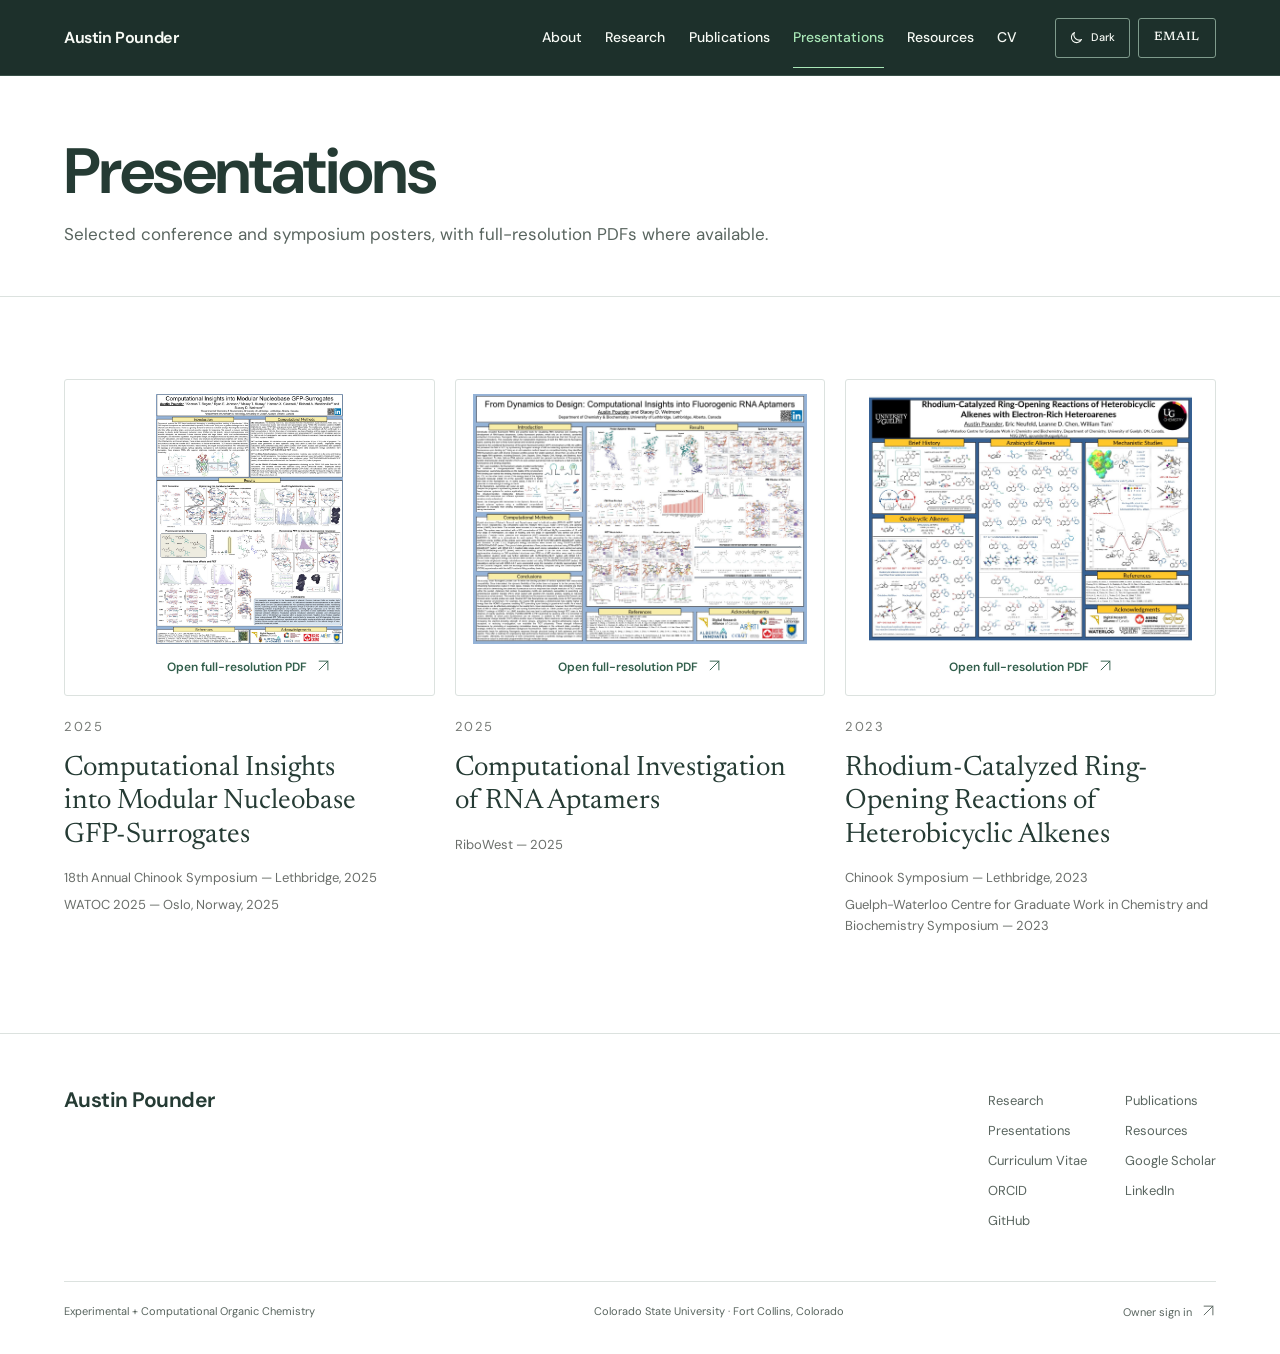
<file: posters.html>
<!DOCTYPE html>

<html lang="en">
<head>
<meta charset="utf-8"/>
<meta content="width=device-width, initial-scale=1" name="viewport"/>
<meta content="Conference posters by Austin Pounder covering organic chemistry, reaction mechanisms, molecular simulation, and molecular probes." name="description"/>
<title>Presentations — Austin Pounder</title>
<script src="assets/js/theme-init.js"></script>
<link href="assets/css/posters.css" rel="stylesheet"/>
<link href="assets/css/site.css?v=20261005-white-editorial" rel="stylesheet"/>
<link href="assets/images/favicon.svg" rel="icon" type="image/svg+xml"/>
<meta content="#165c58" name="theme-color"/>
<meta property="og:title" content="Posters — Austin Pounder"/>
<meta property="og:type" content="website"/>
<meta property="og:image" content="https://apounder.github.io/assets/images/about/austin-pounder.jpg"/>
<meta name="twitter:card" content="summary"/>
</head>
<body>
<a class="skip-link" href="#main-content">Skip to content</a>
<!-- =========================================================
         HEADER
         ========================================================= -->
<header class="site-header">
<div class="container header-inner">
<a aria-label="Austin Pounder, home" class="logo" href="index.html">
<span class="logo-main">Austin Pounder</span>

</a>
<nav aria-label="Primary navigation" class="nav" id="site-navigation"><a href="index.html">About</a><a href="research.html">Research</a><a href="publications.html">Publications</a><a class="active" href="posters.html">Presentations</a><a href="resources.html">Resources</a><a href="assets/files/Austin_Pounder_CV.pdf" target="_blank" rel="noopener noreferrer">CV</a></nav>
<a aria-label="Email Austin" class="email-button" href="mailto:austin.pounder@colostate.edu">
                Email
            </a>
<button aria-controls="site-navigation" aria-expanded="false" aria-label="Open navigation" class="menu" type="button">
                ☰
            </button>
</div>
</header>
<main id="main-content">
<!-- =====================================================
             PAGE TITLE
             ===================================================== -->
<section class="page-hero">
<div class="container">
<h1 class="page-title">Presentations</h1>
<p class="page-subtitle">Selected conference and symposium posters, with full-resolution PDFs where available.</p>
</div>
</section>
<!-- =====================================================
             INTRODUCTION + FILTER BUTTONS
             ===================================================== -->

<!-- Poster archive -->
<section>
<div class="container">
<div class="presentation-grid" id="presentationGrid"></div>
</div>
</section>
</main>
<!-- =========================================================
         FOOTER
         ========================================================= -->
<footer class="footer">
<div class="container">
<div class="footer-grid">
<div class="logo">
<span class="logo-main">Austin Pounder</span>

</div>
<div class="footer-links"><a href="research.html">Research</a><a href="publications.html">Publications</a><a href="posters.html">Presentations</a><a href="resources.html">Resources</a><a href="assets/files/Austin_Pounder_CV.pdf" target="_blank" rel="noopener noreferrer">Curriculum Vitae</a><a href="https://scholar.google.ca/citations?user=NLcTITgAAAAJ&amp;hl=en" target="_blank" rel="noopener noreferrer">Google Scholar</a><a href="https://orcid.org/0000-0002-5843-0922" target="_blank" rel="noopener noreferrer">ORCID</a><a href="https://www.linkedin.com/in/austin-pounder-629a101b5/" target="_blank" rel="noopener noreferrer">LinkedIn</a><a href="https://github.com/apounder" target="_blank" rel="noopener noreferrer">GitHub</a></div>
</div>
<div class="footer-bottom"><a class="owner-link" href="https://app.pagescms.org/" target="_blank" rel="noopener noreferrer">Owner sign in <svg class="link-icon" aria-hidden="true" viewBox="0 0 24 24" fill="none"><path d="M5 19 19 5M5 5h14v14" stroke="currentColor" stroke-width="1.5" stroke-linecap="round" stroke-linejoin="round"/></svg></a>
<span>
                    Experimental + Computational Organic Chemistry
                </span>
<span>
                    Colorado State University · Fort Collins, Colorado
                </span>
</div>
</div>
</footer>
<!-- Poster data are loaded from assets/data/presentations.js. -->
<script src="assets/data/presentations.js?v=20261005-matter"></script>
<script>
/* =========================================================
           SMALL HELPERS
           ========================================================= */

        const grid = document.getElementById("presentationGrid");


        function escapeHTML(value) {
            return String(value).replace(
                /[&<>"]/g,
                character => ({
                    "&": "&amp;",
                    "<": "&lt;",
                    ">": "&gt;",
                    '"': "&quot;"
                })[character]
            );
        }


        async function pdfExists(path) {
            if (document.documentElement.hasAttribute('data-offline-review') || location.protocol === 'file:') return window.PRESENTATION_FILES.some(item => item.pdf === path);
            try {
                const response = await fetch(
                    path,
                    {
                        method: "HEAD",
                        cache: "no-store"
                    }
                );

                return response.ok;
            }
            catch {
                return false;
            }
        }


        /* =========================================================
           BUILD ONE CARD
           ========================================================= */

        async function addPresentationCard(item) {

            const card = document.createElement("article");

            card.className = "presentation-card";


            const hasPDF = await pdfExists(item.pdf);


            const preview = hasPDF
                ? `
                    <a
                        class="presentation-preview"
                        href="${escapeHTML(item.pdf)}"
                        target="_blank"
                        rel="noopener noreferrer"
                        aria-label="Open presentation PDF: ${escapeHTML(item.title)}"
                    >
                        <img class="poster-thumbnail" src="${escapeHTML(item.thumbnail)}" alt="First-page preview of ${escapeHTML(item.title)}" loading="lazy"><span class="poster-preview-action">Open full-resolution PDF <svg class="link-icon" aria-hidden="true" viewBox="0 0 24 24" fill="none"><path d="M5 19 19 5M5 5h14v14" stroke="currentColor" stroke-width="1.5" stroke-linecap="round" stroke-linejoin="round"/></svg></span>
                    </a>
                `
                : `
                    <div class="presentation-preview">
                        <div class="pdf-missing">
                            Preview unavailable
                        </div>
                    </div>
                `;


            const events = item.events
                .map(event => `
                    <li>${escapeHTML(event)}</li>
                `)
                .join("");


            card.innerHTML = `
                ${preview}

                <div class="presentation-meta">
                    <span>${escapeHTML(item.year)}</span>
                </div>

                <h2>
                    ${escapeHTML(item.title)}
                </h2>

                <ul class="presentation-events">
                    ${events}
                </ul>
            `;


            grid.appendChild(card);
        }


        /* =========================================================
           LOAD + SORT PRESENTATIONS

           Sorting is automatic:
             newest year first
             ========================================================= */

        async function loadPresentations() {

            const presentations = [
                ...(window.PRESENTATION_FILES || [])
            ]
            .filter(item => item.type === "Poster")
            .sort((a, b) => b.year - a.year);


            for (const item of presentations) {
                await addPresentationCard(item);
            }
        }


        loadPresentations();
</script>
<script defer src="assets/js/site.js"></script>
</body>
</html>
</file>
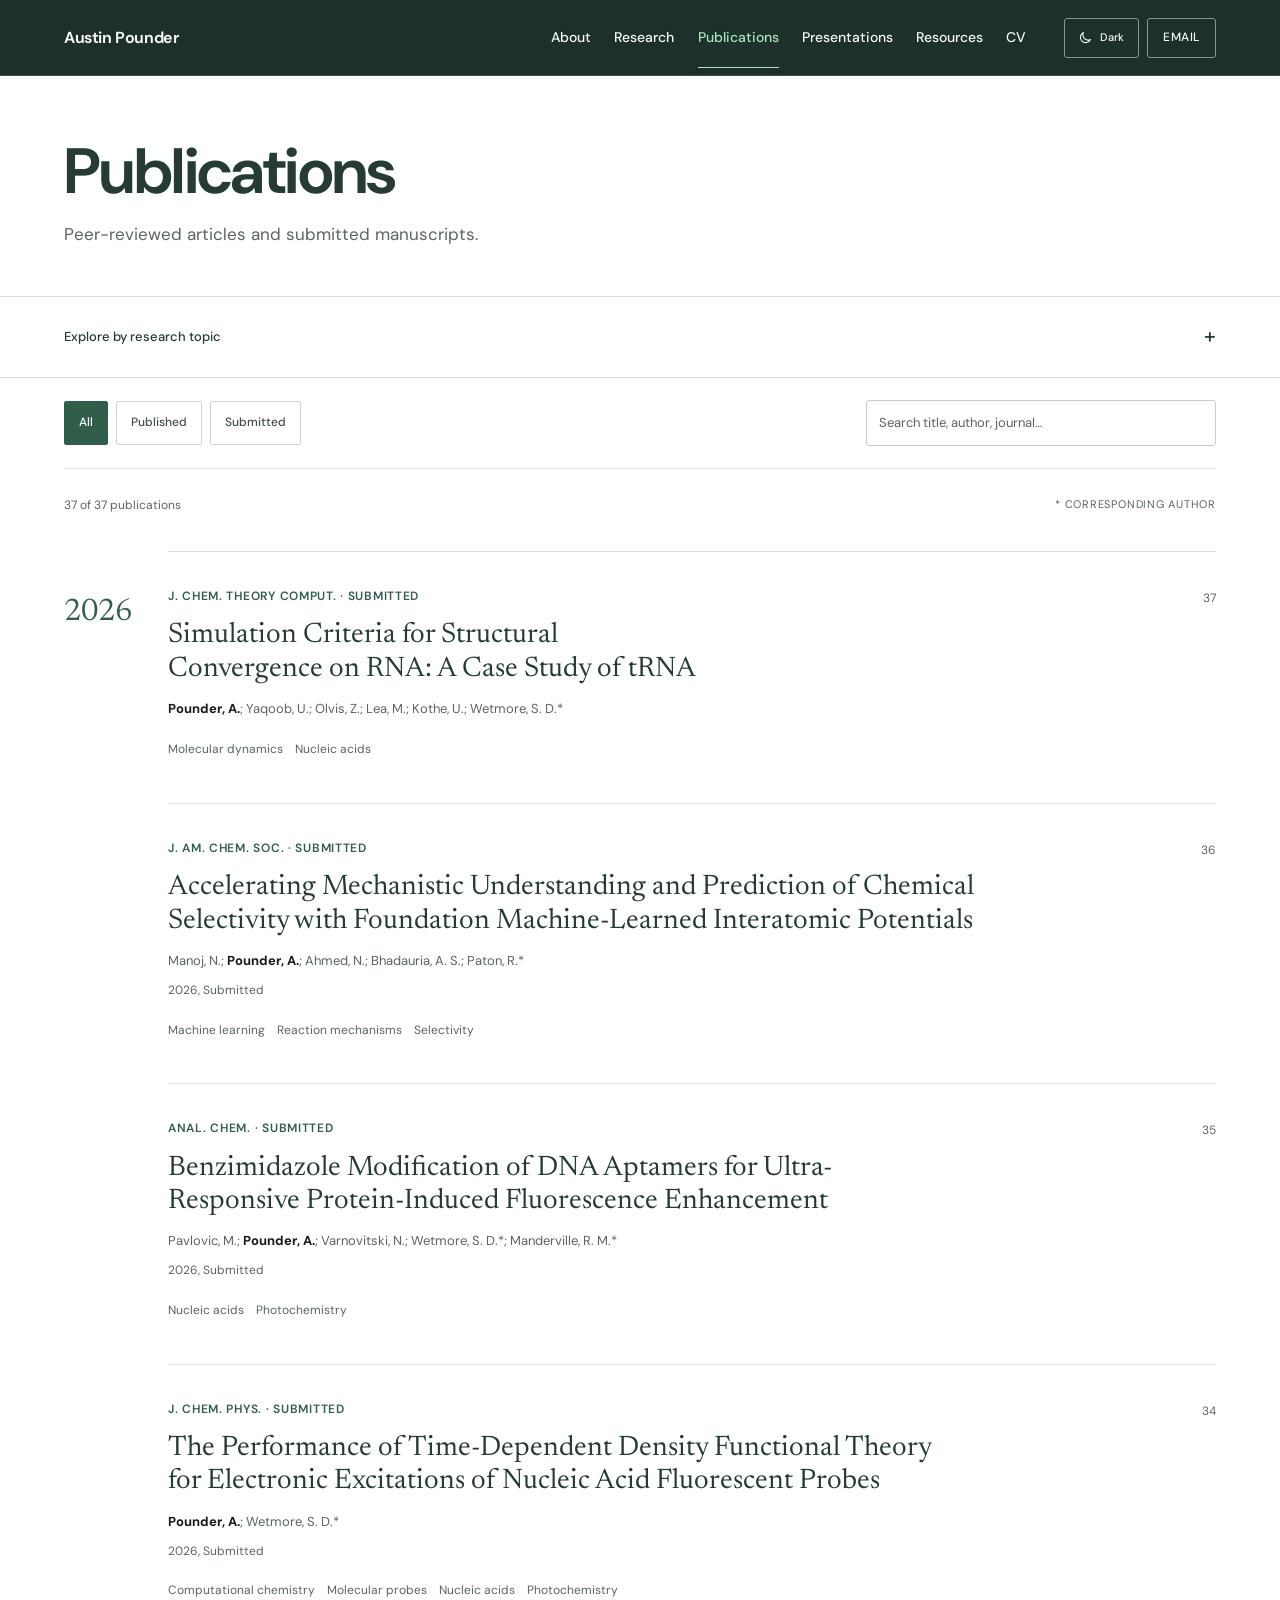
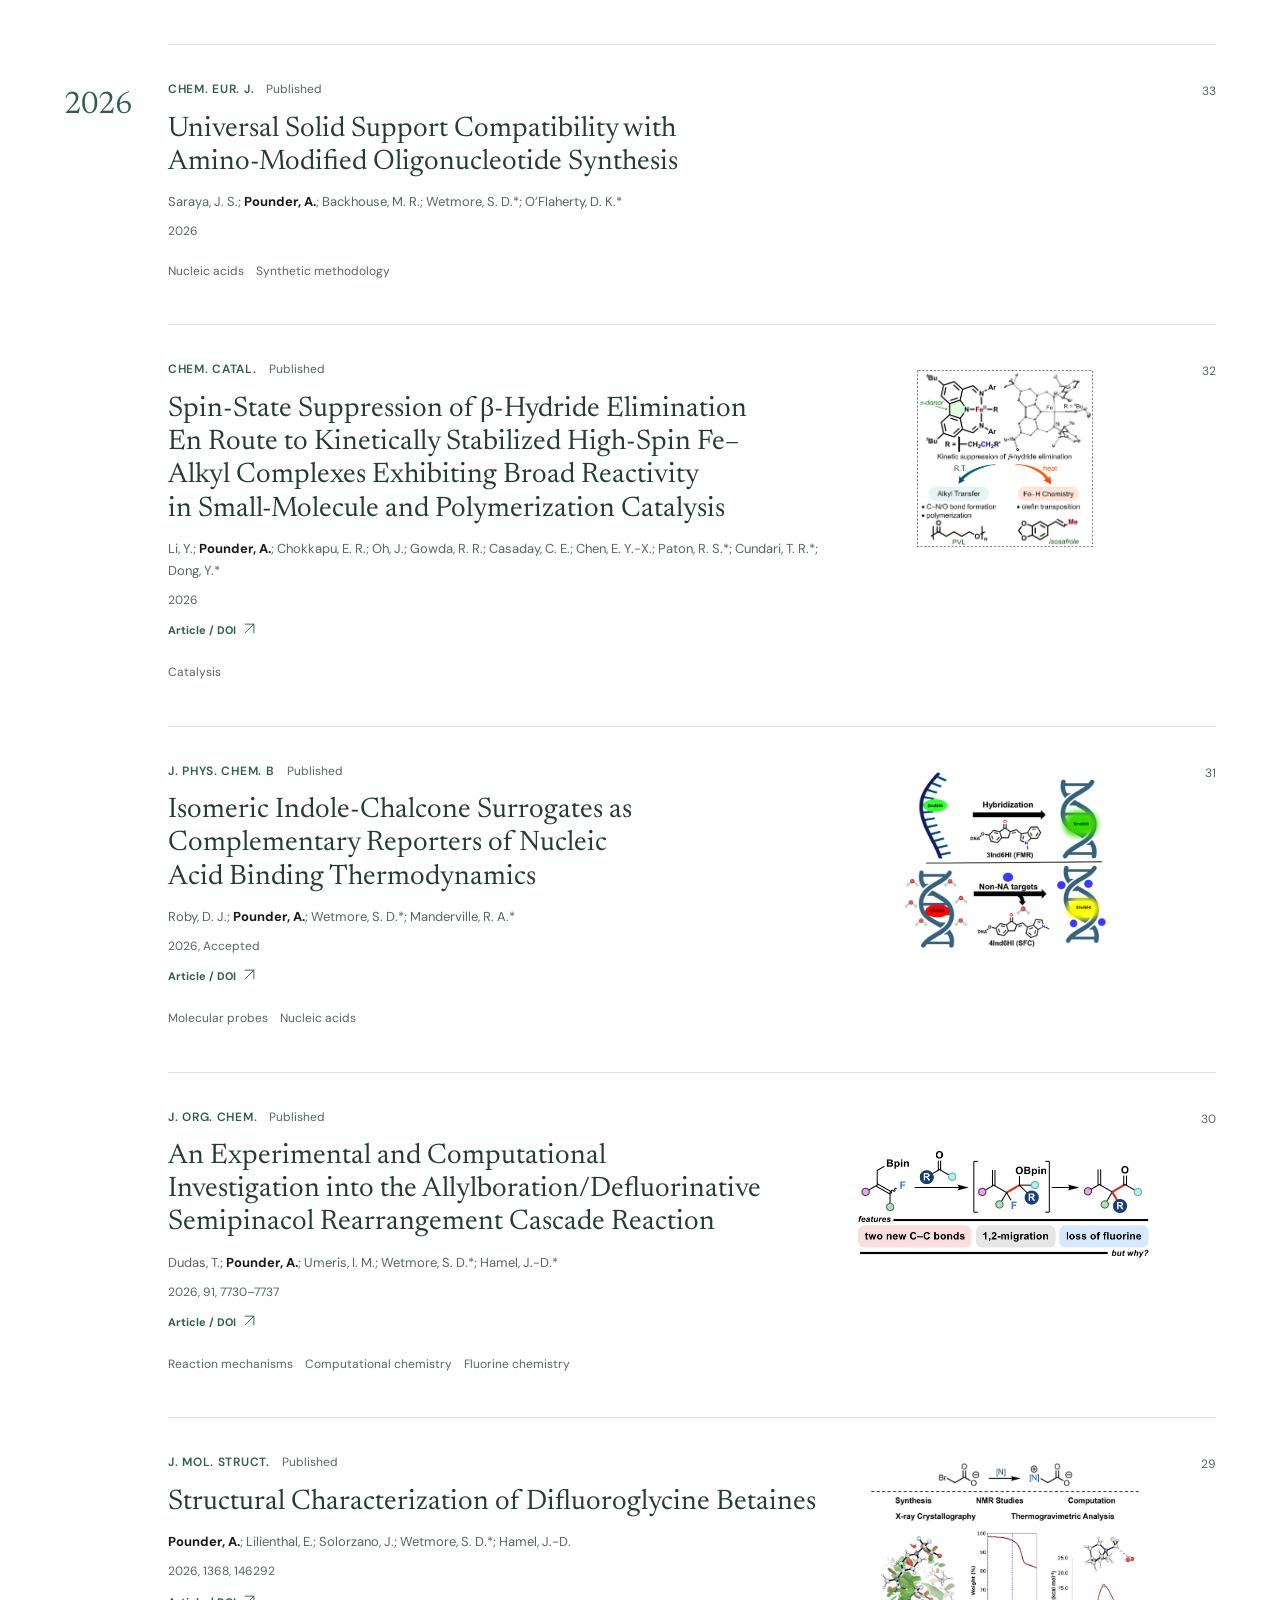
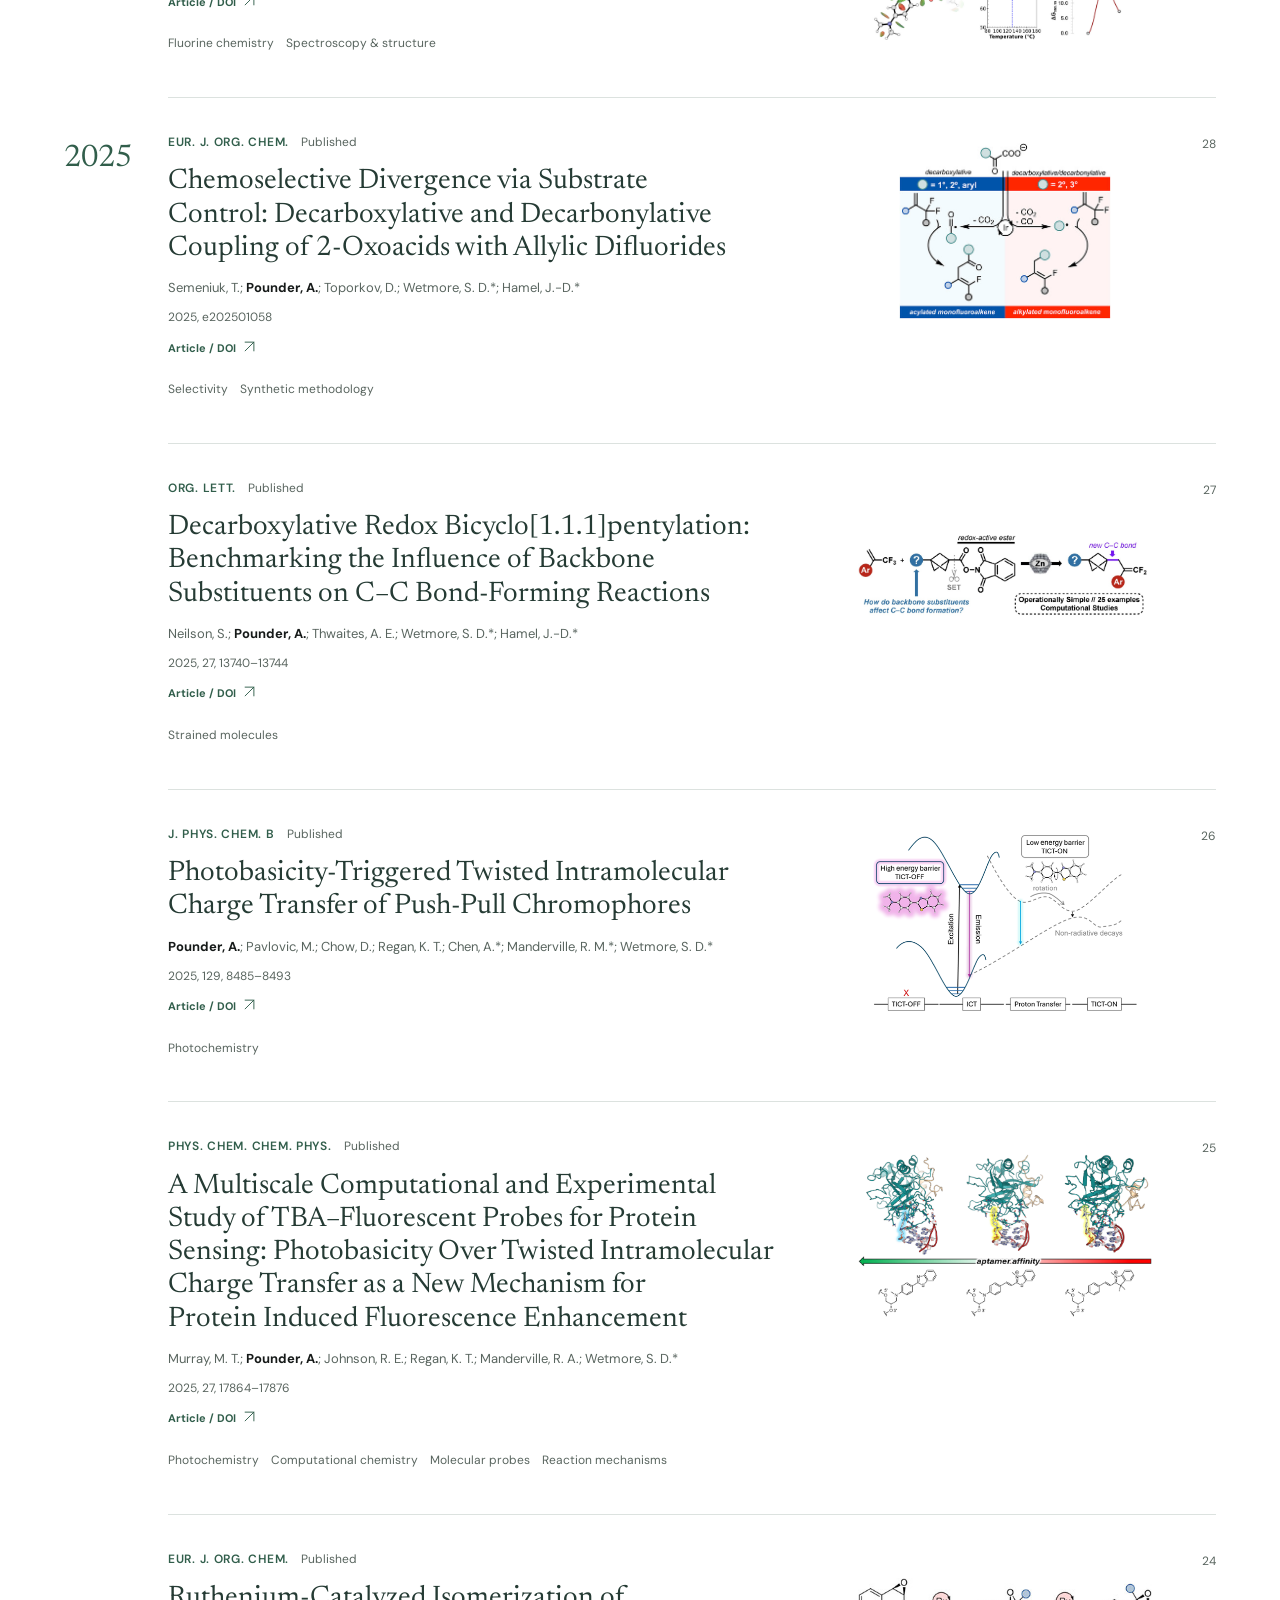
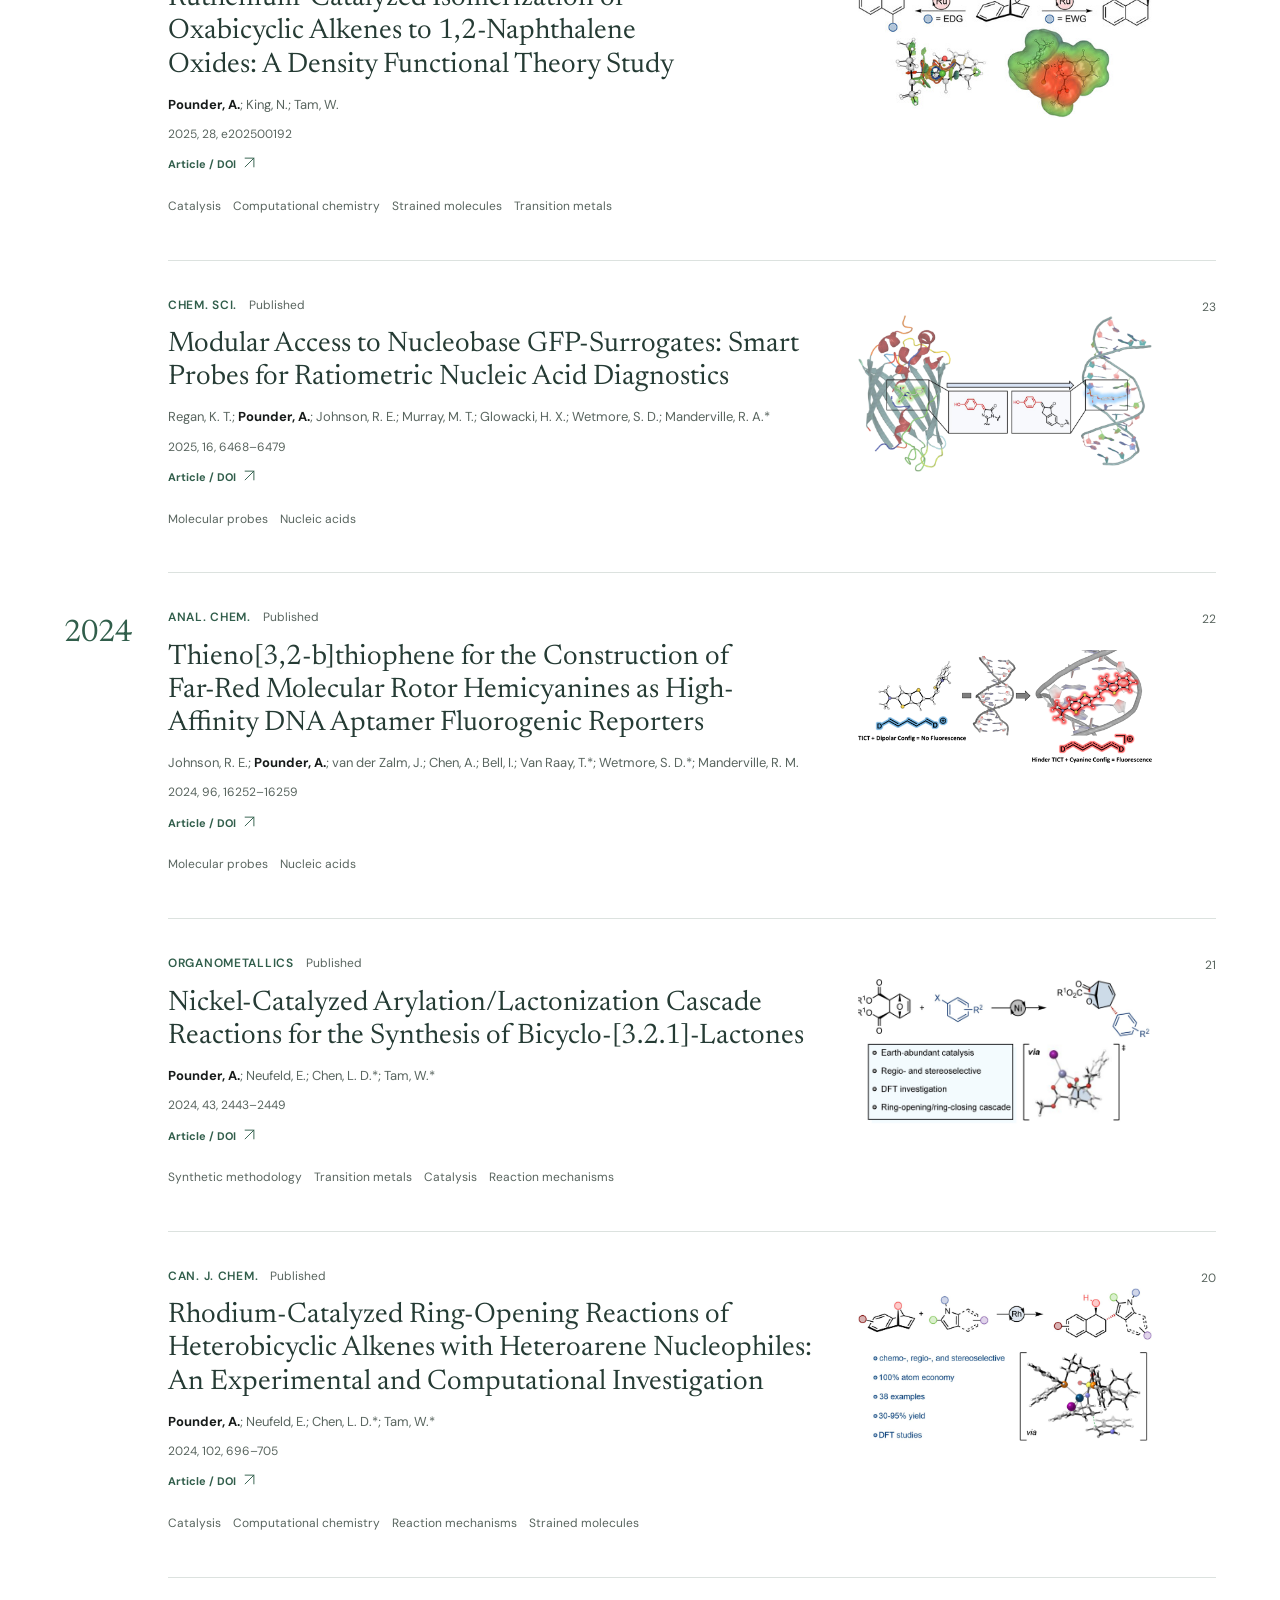
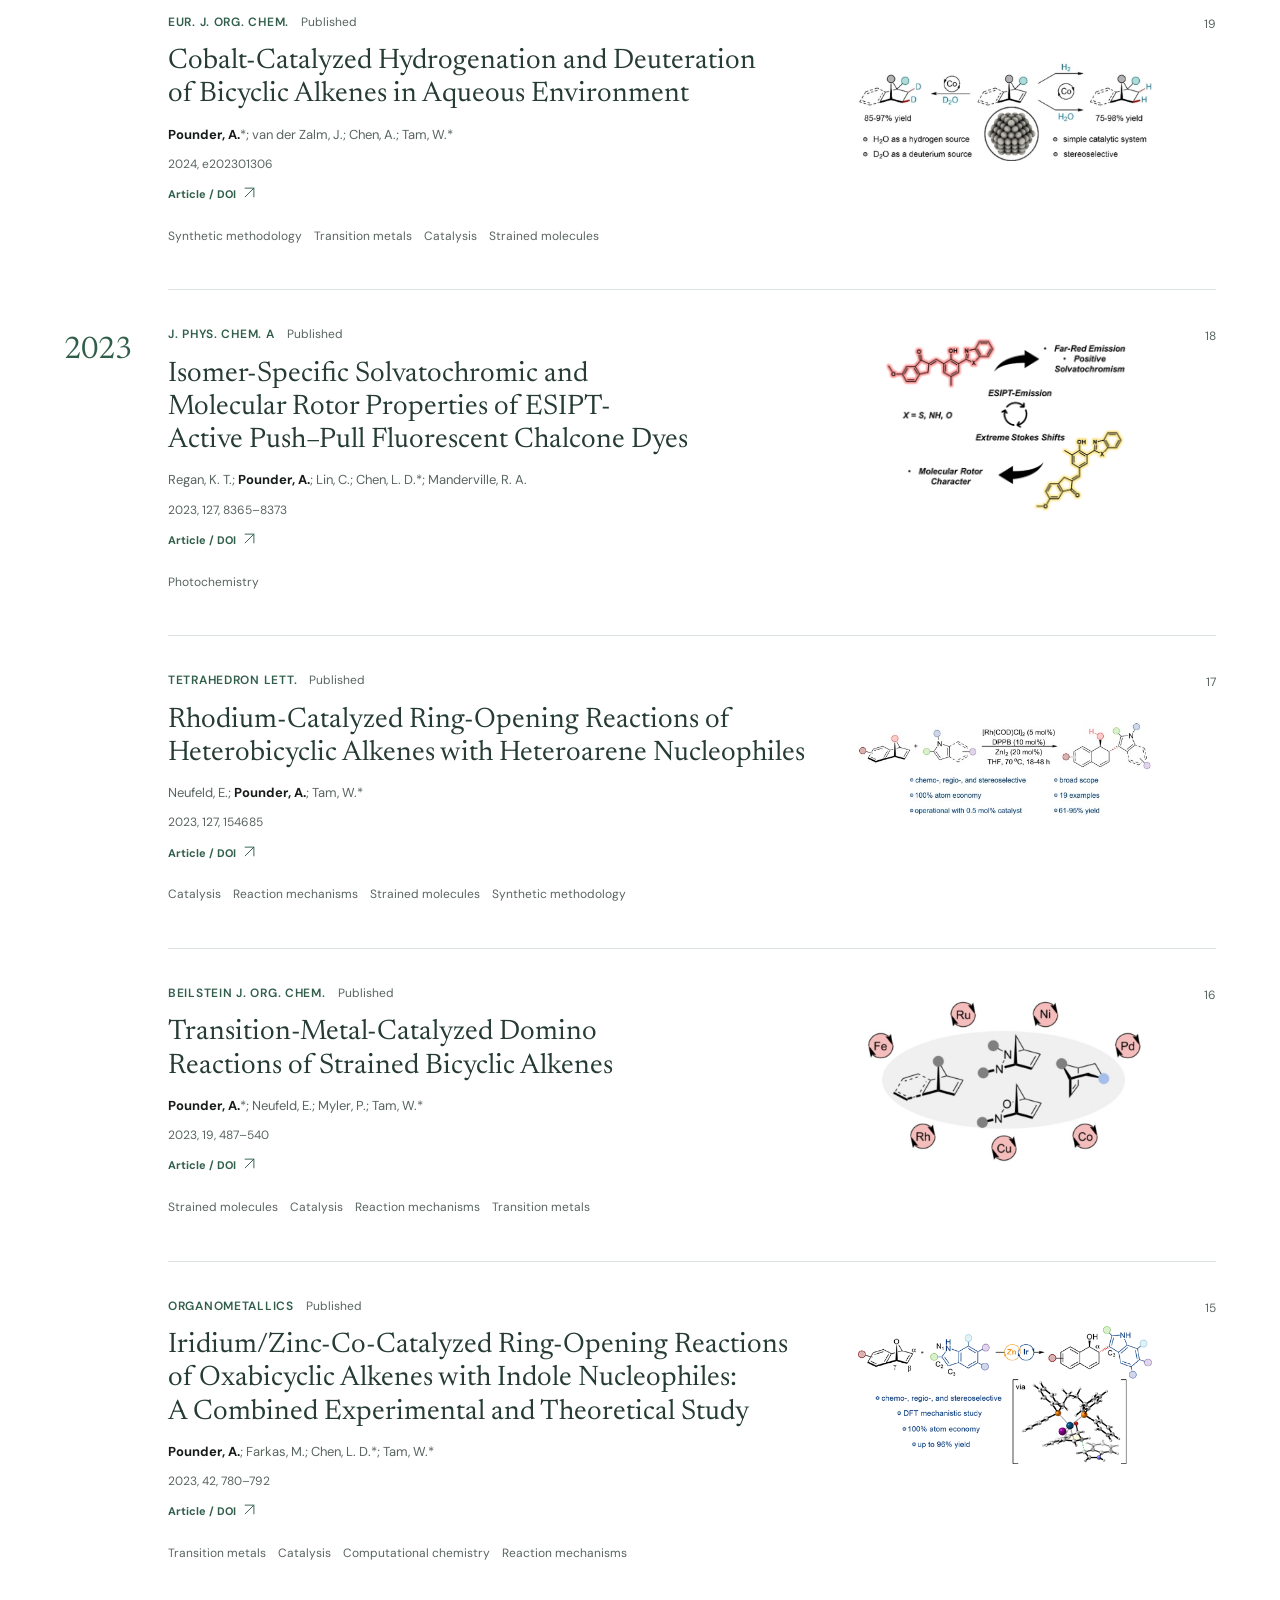
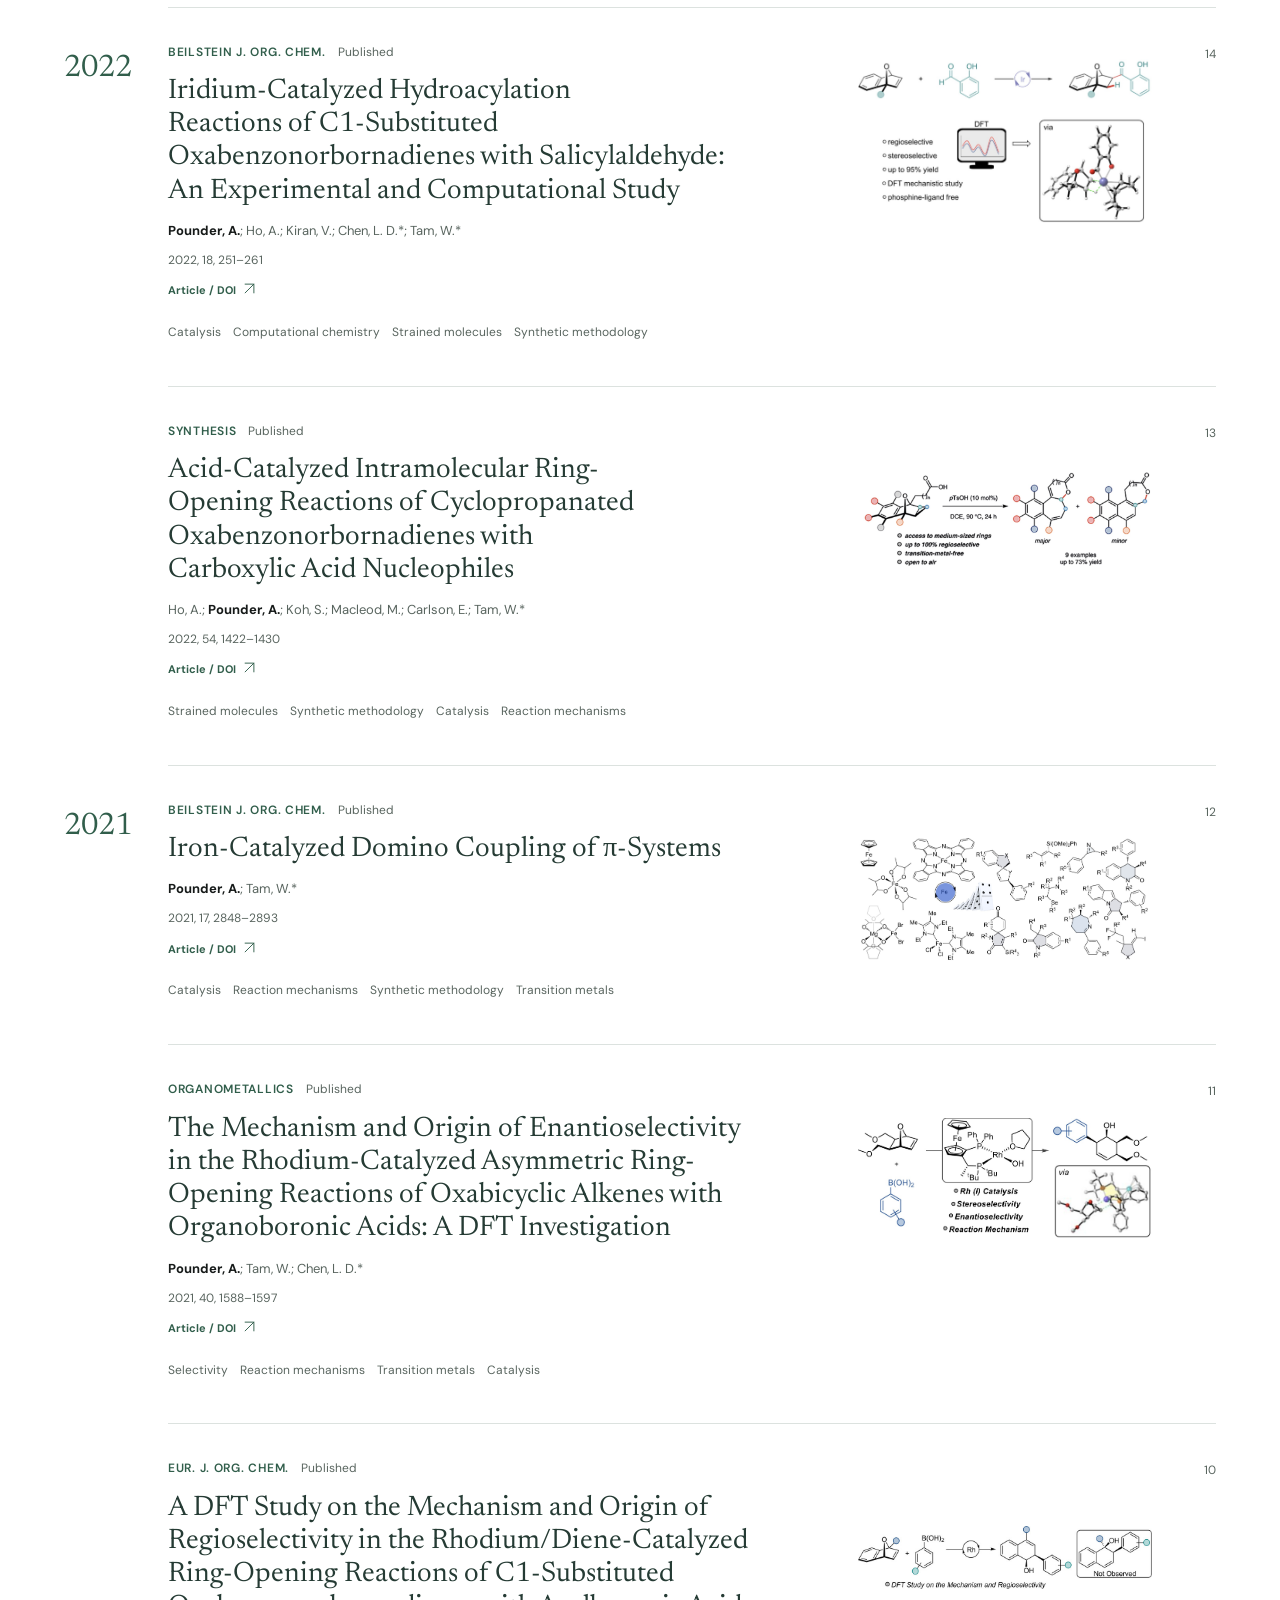
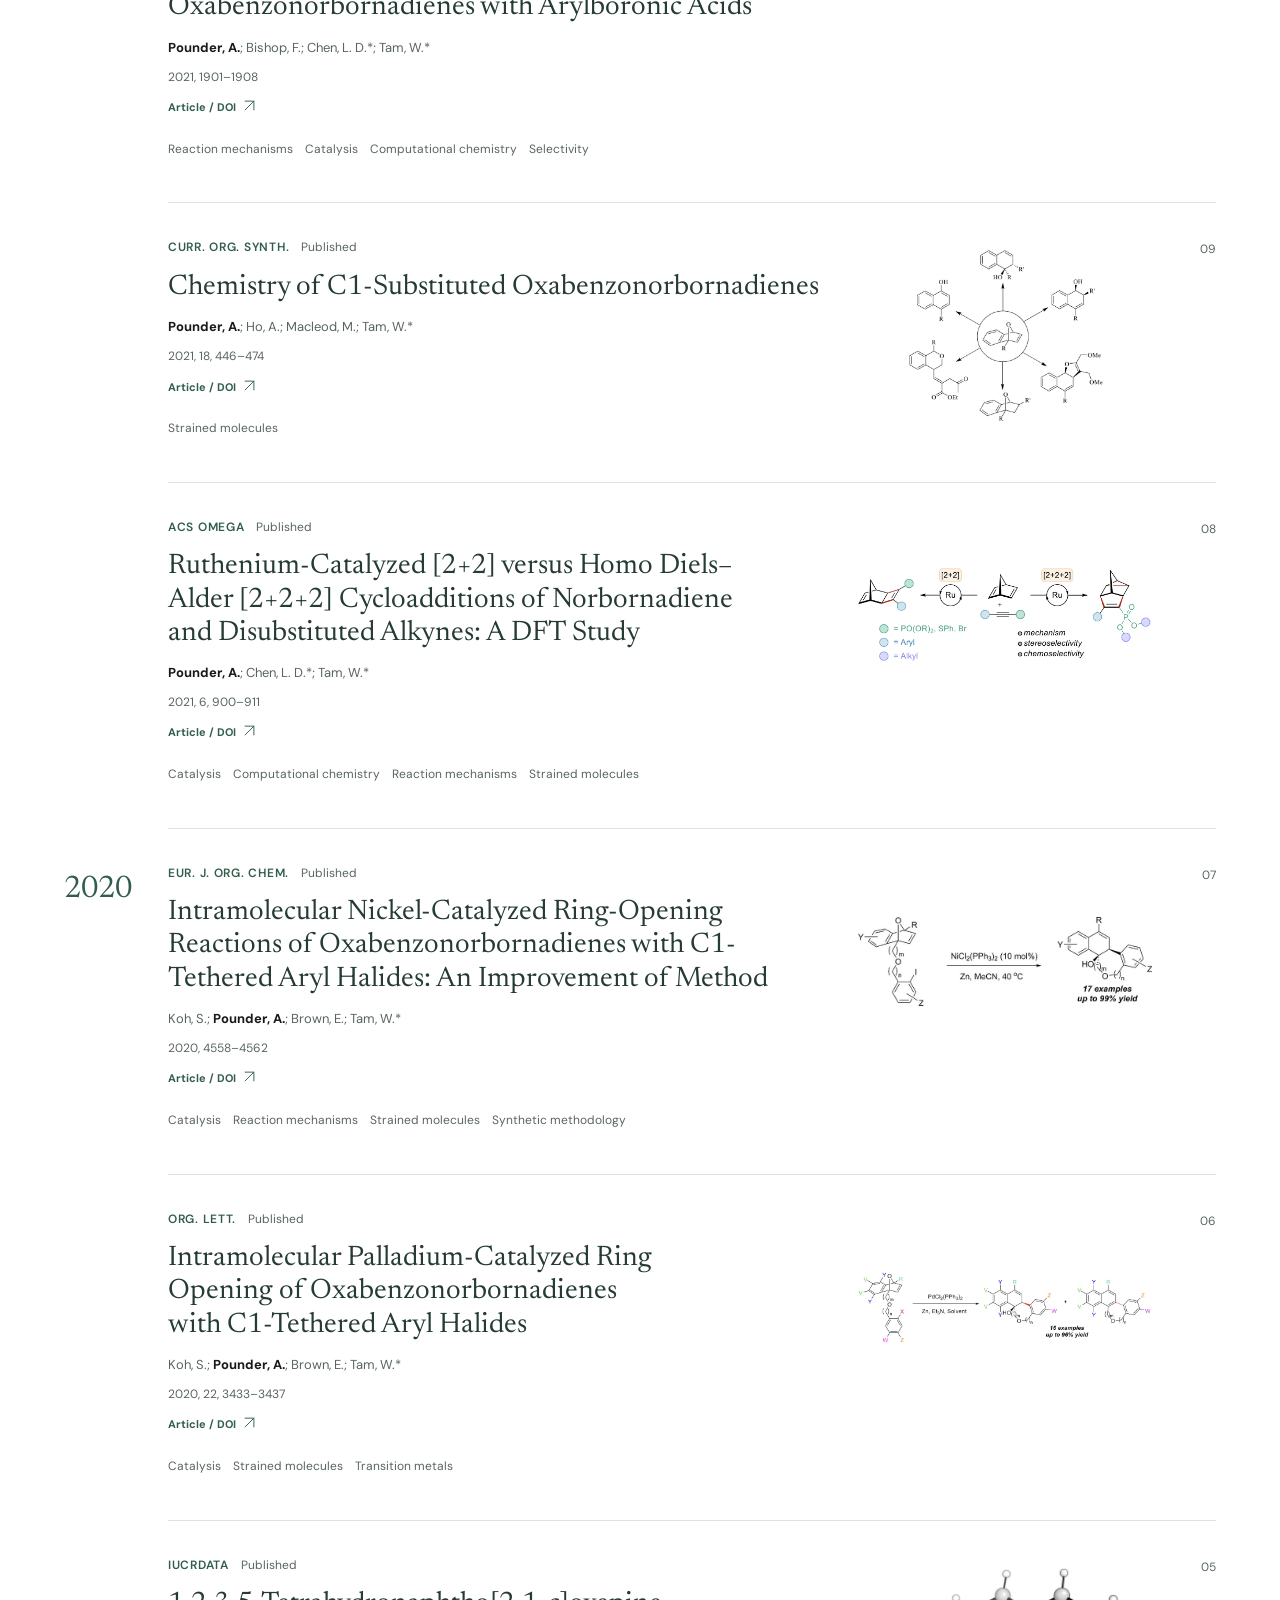
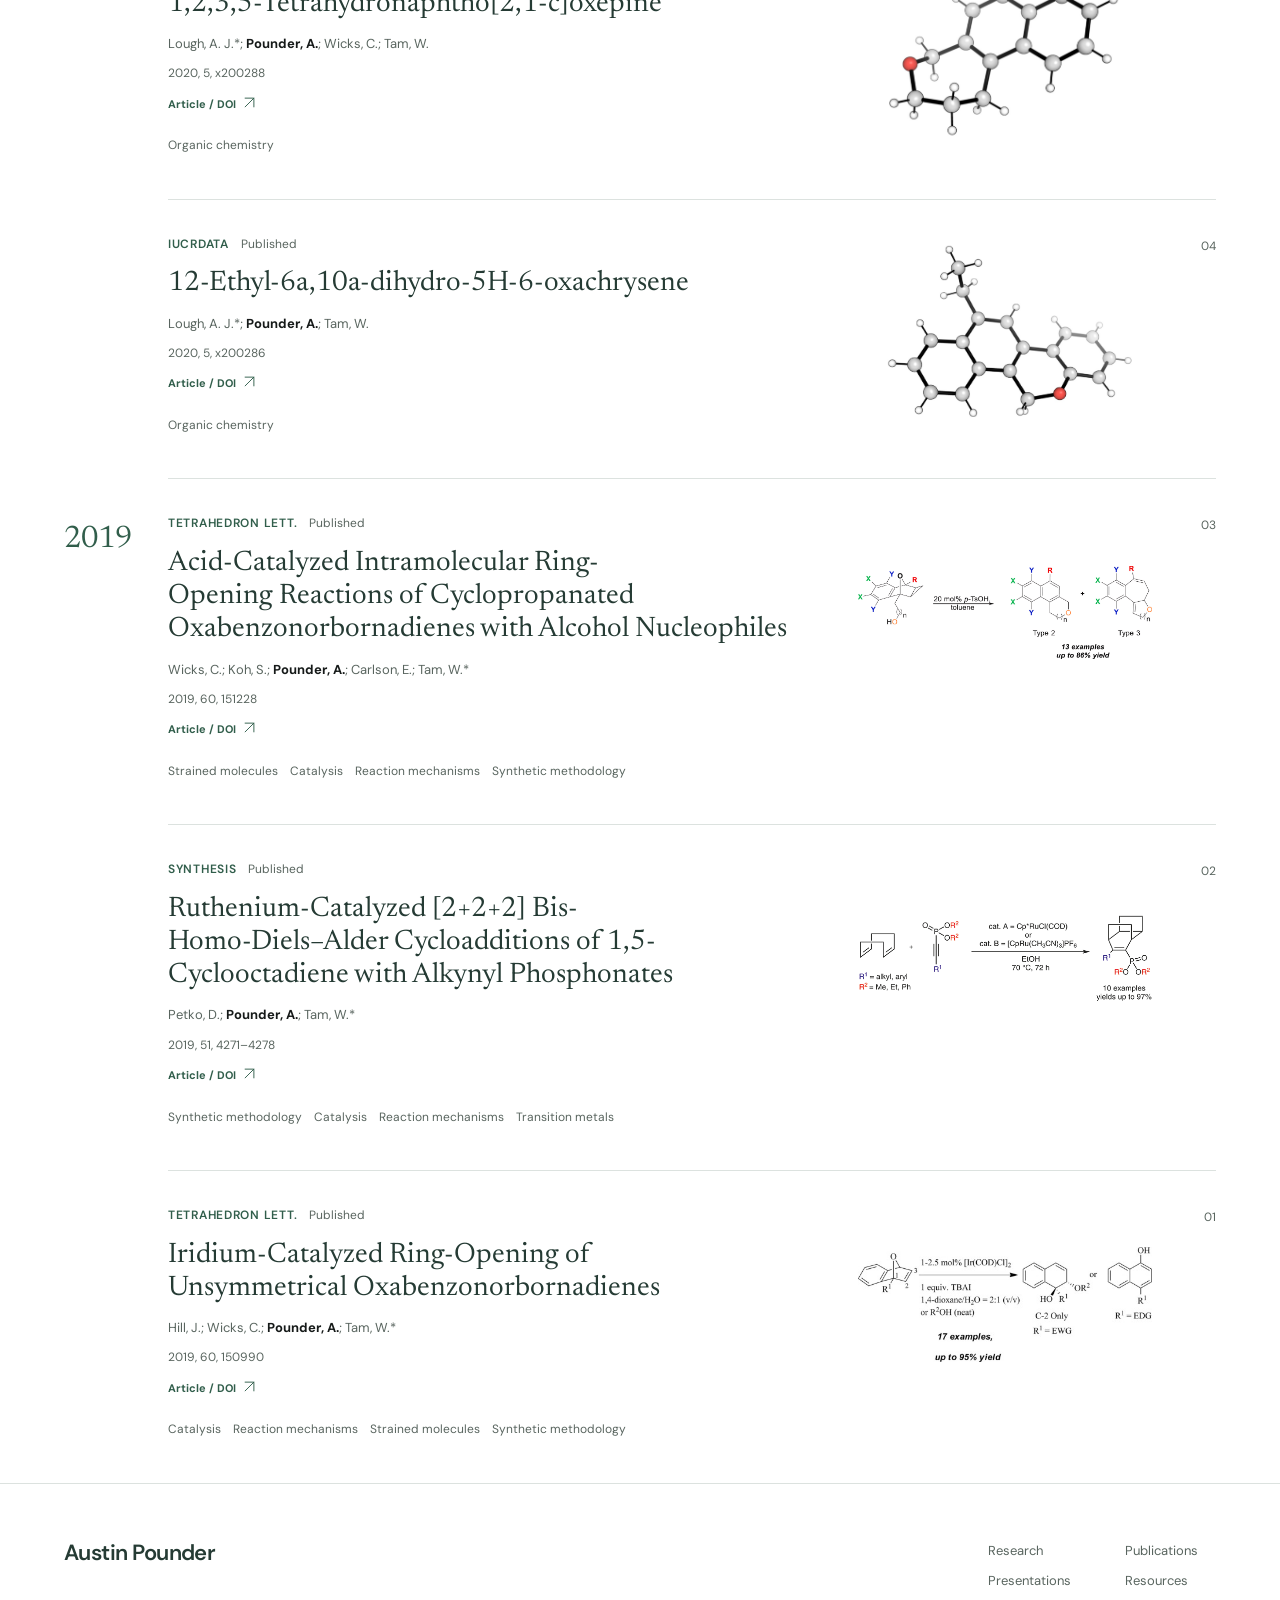
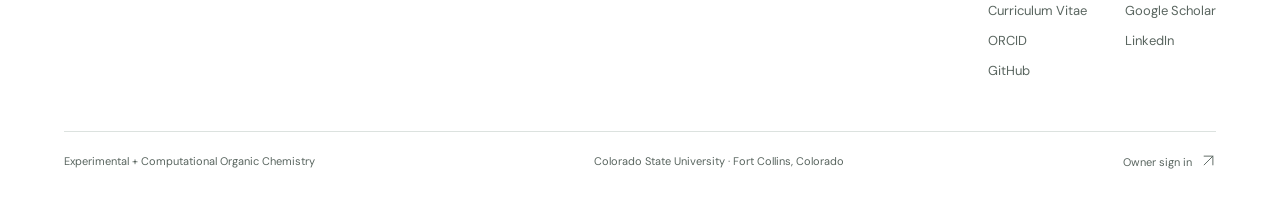
<file: publications.html>
<!DOCTYPE html>

<html lang="en">
<head>
<meta charset="utf-8"/>
<meta content="width=device-width,initial-scale=1" name="viewport"/>
<meta content="Publications and current manuscripts by Austin Pounder in experimental and computational organic chemistry." name="description"/>
<title>
  Publications — Austin Pounder
  </title>
<script src="assets/js/theme-init.js"></script>
<link href="assets/css/publications.css" rel="stylesheet"/>
<link href="assets/css/site.css?v=20261005-white-editorial" rel="stylesheet"/>
<link href="assets/images/favicon.svg" rel="icon" type="image/svg+xml"/>
<meta content="#165c58" name="theme-color"/>
<meta property="og:title" content="
  Publications — Austin Pounder
  "/>
<meta property="og:type" content="website"/>
<meta property="og:image" content="https://apounder.github.io/assets/images/about/austin-pounder.jpg"/>
<meta name="twitter:card" content="summary"/>
</head>
<body>
<a class="skip-link" href="#main-content">Skip to content</a>
<header class="site-header">
<div class="container header-inner">
<a aria-label="Austin Pounder, home" class="logo" href="index.html">
<span class="logo-main">
      Austin Pounder
     </span>

</a>
<nav aria-label="Primary navigation" class="nav" id="site-navigation"><a href="index.html">About</a><a href="research.html">Research</a><a class="active" href="publications.html">Publications</a><a href="posters.html">Presentations</a><a href="resources.html">Resources</a><a href="assets/files/Austin_Pounder_CV.pdf" target="_blank" rel="noopener noreferrer">CV</a></nav>
<a aria-label="Email Austin" class="orbit-button" href="mailto:austin.pounder@colostate.edu">
<span>
      Email
     </span>
</a>
<button aria-controls="site-navigation" aria-expanded="false" aria-label="Open navigation" class="menu" type="button">
     ☰
    </button>
</div>
</header>
<main id="main-content">
<section class="page-hero">
<div class="container">
<h1 class="page-title">
      Publications
     </h1>
<p class="page-subtitle">
      Peer-reviewed articles and submitted manuscripts.
     </p>
</div>
<div class="page-orbit">
<svg aria-hidden="true" viewbox="0 0 320 320">
<circle cx="160" cy="160" fill="none" r="113" stroke="#ced0d3" stroke-width="1.4">
</circle>
<ellipse cx="160" cy="160" fill="none" rx="132" ry="55" stroke="#D9D6D0" stroke-width="1.2" transform="rotate(-23 160 160)">
</ellipse>
<ellipse cx="160" cy="160" fill="none" rx="55" ry="132" stroke="#D9D6D0" stroke-width="1.2" transform="rotate(23 160 160)">
</ellipse>
<circle cx="92" cy="104" fill="#C86A42" r="10">
</circle>
<circle cx="223" cy="213" fill="#3298cb" r="9">
</circle>
<circle cx="160" cy="160" fill="#185B5F" r="15">
</circle>
</svg>
</div>
</section>
<details class="topic-panel container">
<summary class="topic-panel-head">Explore by research topic <span aria-hidden="true">+</span></summary>
<div aria-label="Publication topic filters" class="topic-cloud" id="topicCloud">
</div>
</details>
<div class="container">
<div class="pub-toolbar">
<div class="filters">
<button class="filter active" data-filter="all">
       All
      </button>
<button class="filter" data-filter="published">
       Published
      </button>
<button class="filter" data-filter="submitted">
       Submitted
      </button>
</div>
<input class="search" aria-label="Search publications" id="pubSearch" placeholder="Search title, author, journal…" type="search"/>
</div>
<div class="archive-summary"><p id="publicationStatus" role="status" aria-live="polite"></p><button id="clearPublications" class="text-button" type="button" hidden>Clear filters ↗</button><span class="pub-number-note">* Corresponding author</span></div>
<div id="publicationArchive" aria-busy="true">
<div class="archive-loading" role="status">Loading publications…<span></span><span></span><span></span></div>
</div>
<noscript><p>Enable JavaScript to search this archive, or <a href="https://scholar.google.ca/citations?user=NLcTITgAAAAJ&amp;hl=en">view publications on Google Scholar</a>.</p></noscript>
</div>
</main>
<footer class="footer">
<div class="container">
<div class="footer-grid">
<div class="footer-logo logo">
<span class="logo-main">
       Austin Pounder
      </span>

</div>
<div class="footer-links"><a href="research.html">Research</a><a href="publications.html">Publications</a><a href="posters.html">Presentations</a><a href="resources.html">Resources</a><a href="assets/files/Austin_Pounder_CV.pdf" target="_blank" rel="noopener noreferrer">Curriculum Vitae</a><a href="https://scholar.google.ca/citations?user=NLcTITgAAAAJ&amp;hl=en" target="_blank" rel="noopener noreferrer">Google Scholar</a><a href="https://orcid.org/0000-0002-5843-0922" target="_blank" rel="noopener noreferrer">ORCID</a><a href="https://www.linkedin.com/in/austin-pounder-629a101b5/" target="_blank" rel="noopener noreferrer">LinkedIn</a><a href="https://github.com/apounder" target="_blank" rel="noopener noreferrer">GitHub</a></div>
</div>
<div class="footer-bottom"><a class="owner-link" href="https://app.pagescms.org/" target="_blank" rel="noopener noreferrer">Owner sign in <svg class="link-icon" aria-hidden="true" viewBox="0 0 24 24" fill="none"><path d="M5 19 19 5M5 5h14v14" stroke="currentColor" stroke-width="1.5" stroke-linecap="round" stroke-linejoin="round"/></svg></a>
<span>
      Experimental + Computational Organic Chemistry
     </span>
<span>
      Colorado State University · Fort Collins, Colorado
     </span>
</div>
</div>
</footer>

<script defer src="assets/js/site.js"></script>
<script defer src="assets/js/publications.js?v=20261005-white-editorial"></script>
</body>
</html>
</file>
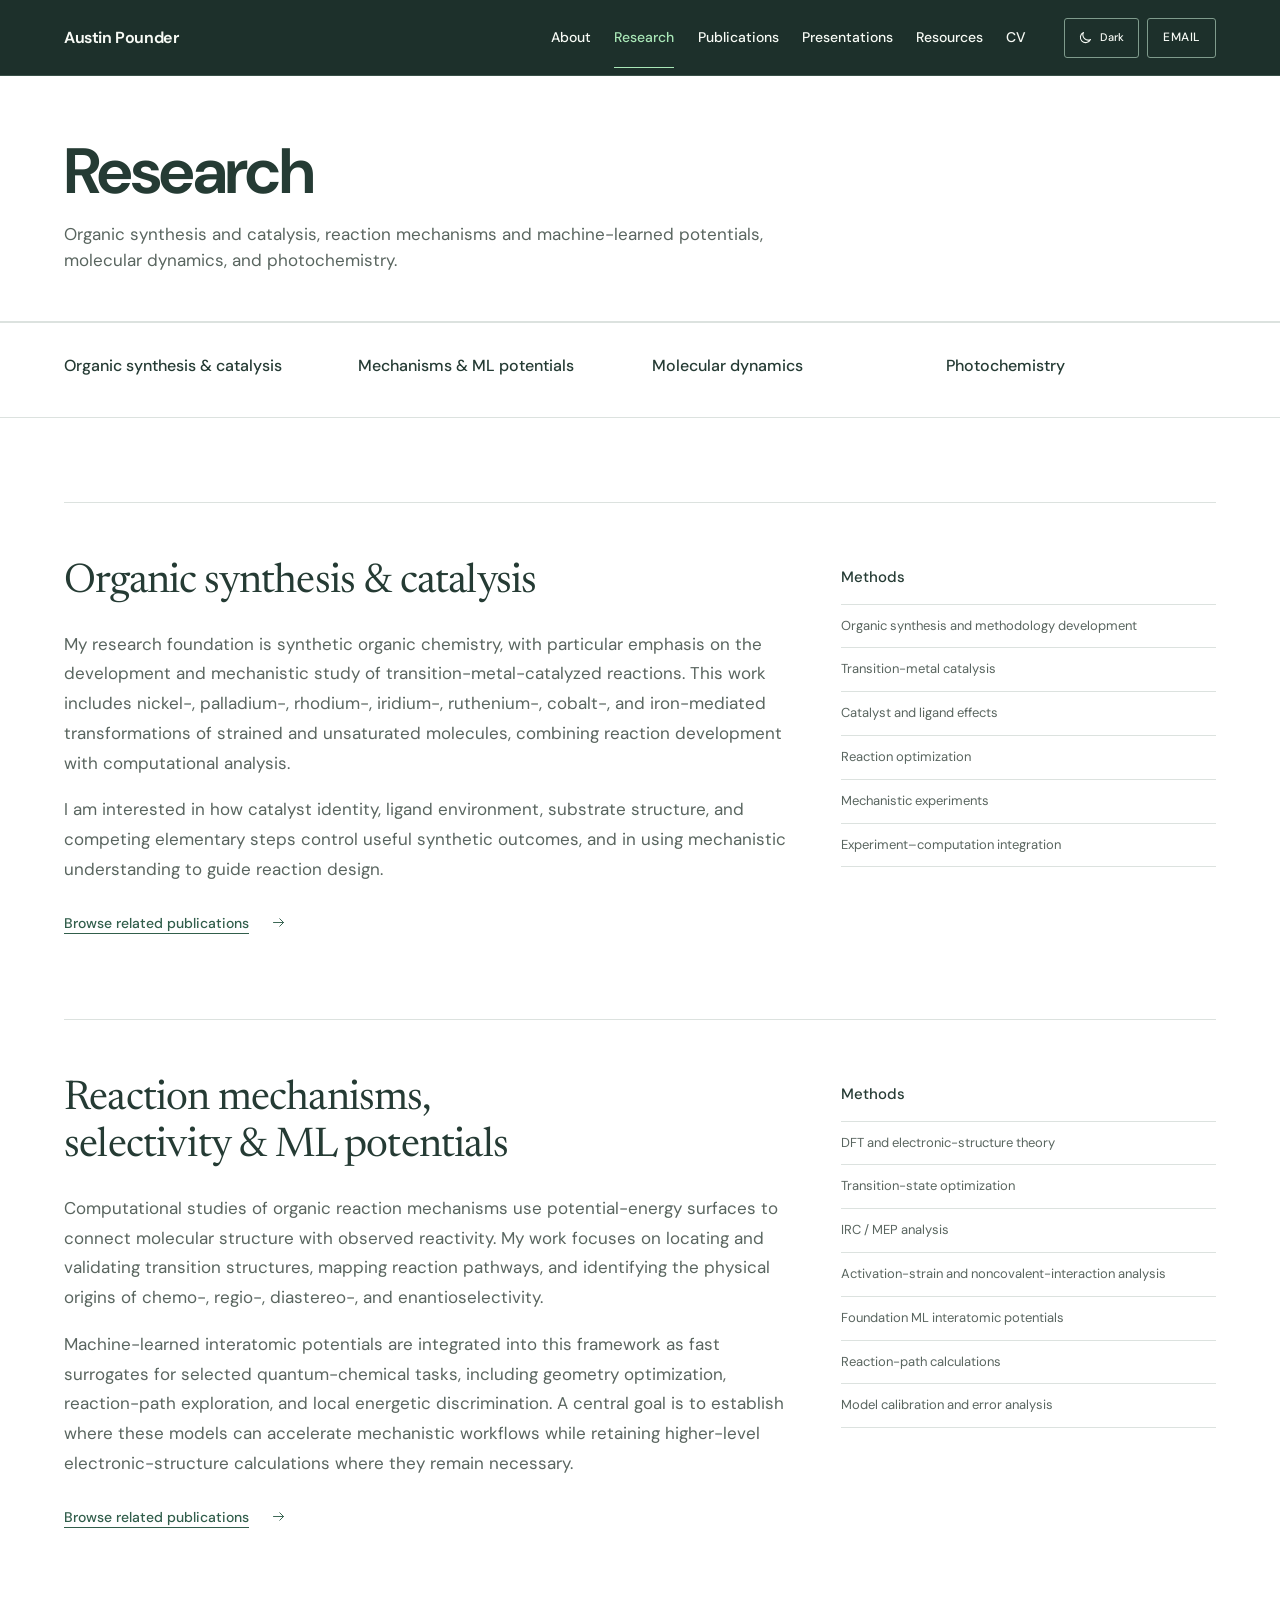
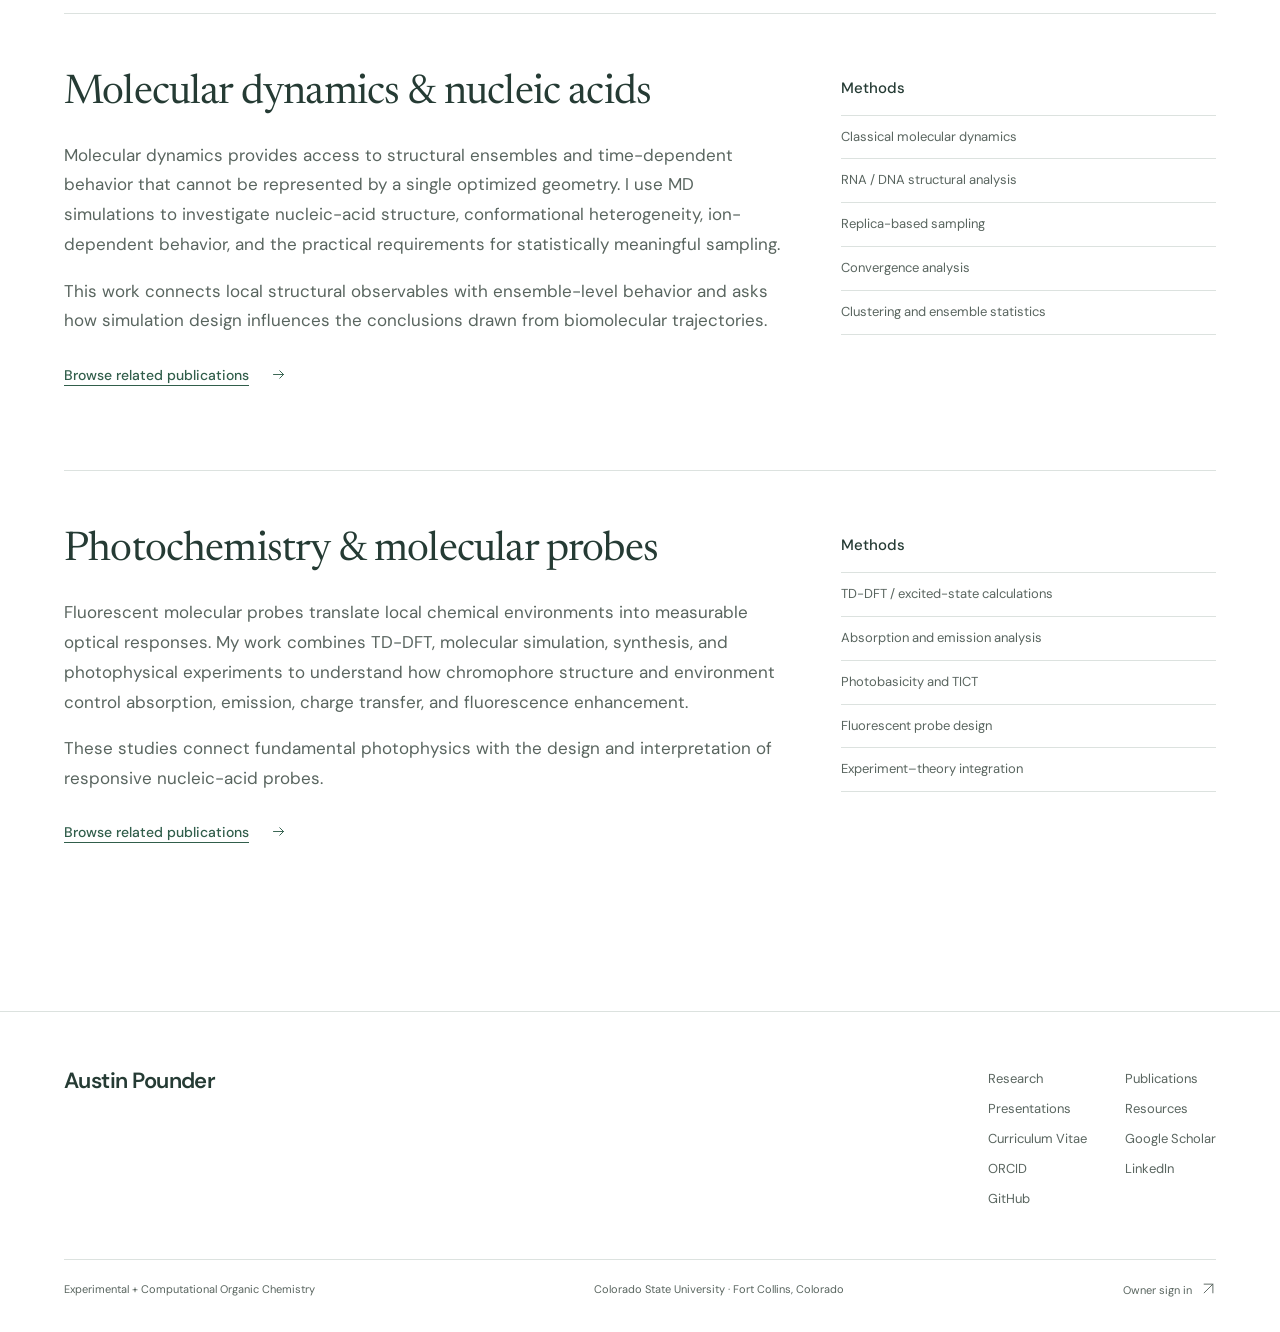
<file: research.html>
<!DOCTYPE html>

<html lang="en"><head><meta charset="utf-8"/><meta content="width=device-width,initial-scale=1" name="viewport"/><meta content="Research by Austin Pounder in organic synthesis, reaction mechanisms, machine-learned potentials, molecular dynamics, and photochemistry." name="description"/><title>Research — Austin Pounder</title><script src="assets/js/theme-init.js"></script><link href="assets/css/research.css" rel="stylesheet"/><link href="assets/css/site.css?v=20261005-white-editorial" rel="stylesheet"/>
<link href="assets/images/favicon.svg" rel="icon" type="image/svg+xml"/>
<meta content="#165c58" name="theme-color"/>
<meta property="og:title" content="Research — Austin Pounder"/>
<meta property="og:type" content="website"/>
<meta property="og:image" content="https://apounder.github.io/assets/images/about/austin-pounder.jpg"/>
<meta name="twitter:card" content="summary"/>
</head><body>
<a class="skip-link" href="#main-content">Skip to content</a><header class="site-header"><div class="container header-inner"><a aria-label="Austin Pounder, home" class="logo" href="index.html"><span class="logo-main">Austin Pounder</span></a><nav aria-label="Primary navigation" class="nav" id="site-navigation"><a href="index.html">About</a><a class="active" href="research.html">Research</a><a href="publications.html">Publications</a><a href="posters.html">Presentations</a><a href="resources.html">Resources</a><a href="assets/files/Austin_Pounder_CV.pdf" target="_blank" rel="noopener noreferrer">CV</a></nav><a aria-label="Email Austin" class="orbit-button" href="mailto:austin.pounder@colostate.edu"><span>Email</span></a><button aria-controls="site-navigation" aria-expanded="false" aria-label="Open navigation" class="menu" type="button"><svg aria-hidden="true" viewBox="0 0 24 24" width="24" height="24"><path d="M4 6h16M4 12h16M4 18h16" fill="none" stroke="currentColor" stroke-width="1.5" stroke-linecap="round"/></svg></button></div></header><main id="main-content"><section class="page-hero"><div class="container"><h1 class="page-title">Research</h1><p class="page-subtitle">Organic synthesis and catalysis, reaction mechanisms and machine-learned potentials, molecular dynamics, and photochemistry.</p></div></section><section class="hex-feature"><div class="container"><div class="reveal"><nav aria-label="Research areas" class="hex-wall compact">
<a aria-label="Organic synthesis and catalysis" class="hex-cell" href="research.html#organic"><div class="hex-caption"><strong>Organic synthesis &amp; catalysis</strong></div></a>
<a aria-label="Reaction mechanisms and machine-learned potentials" class="hex-cell" href="research.html#mechanisms"><div class="hex-caption"><strong>Mechanisms &amp; ML potentials</strong></div></a>
<a aria-label="Molecular dynamics" class="hex-cell" href="research.html#md"><div class="hex-caption"><strong>Molecular dynamics</strong></div></a>
<a aria-label="Photochemistry" class="hex-cell" href="research.html#photo"><div class="hex-caption"><strong>Photochemistry</strong></div></a>
</nav></div></div></section><section class="section"><div class="container">
<div class="program" id="organic"><div class="program-grid"><div><h2>Organic synthesis &amp; catalysis</h2><p>My research foundation is synthetic organic chemistry, with particular emphasis on the development and mechanistic study of transition-metal-catalyzed reactions. This work includes nickel-, palladium-, rhodium-, iridium-, ruthenium-, cobalt-, and iron-mediated transformations of strained and unsaturated molecules, combining reaction development with computational analysis.</p><p>I am interested in how catalyst identity, ligand environment, substrate structure, and competing elementary steps control useful synthetic outcomes, and in using mechanistic understanding to guide reaction design.</p><p class="research-evidence"><a href="publications.html?topic=Catalysis">Browse related publications <span aria-hidden="true"><svg class="link-icon" aria-hidden="true" viewBox="0 0 24 24" fill="none"><path d="M4 12h16M14 6l6 6-6 6" stroke="currentColor" stroke-width="1.5" stroke-linecap="round" stroke-linejoin="round"/></svg></span></a></p></div><aside class="program-side"><h3>Methods</h3><ul class="method-list"><li>Organic synthesis and methodology development</li><li>Transition-metal catalysis</li><li>Catalyst and ligand effects</li><li>Reaction optimization</li><li>Mechanistic experiments</li><li>Experiment–computation integration</li></ul></aside></div></div>
<div class="program" id="mechanisms"><div class="program-grid"><div><h2>Reaction mechanisms, selectivity &amp; ML potentials</h2><p>Computational studies of organic reaction mechanisms use potential-energy surfaces to connect molecular structure with observed reactivity. My work focuses on locating and validating transition structures, mapping reaction pathways, and identifying the physical origins of chemo-, regio-, diastereo-, and enantioselectivity.</p><p>Machine-learned interatomic potentials are integrated into this framework as fast surrogates for selected quantum-chemical tasks, including geometry optimization, reaction-path exploration, and local energetic discrimination. A central goal is to establish where these models can accelerate mechanistic workflows while retaining higher-level electronic-structure calculations where they remain necessary.</p><p class="research-evidence"><a href="publications.html?topic=Reaction%20mechanisms">Browse related publications <span aria-hidden="true"><svg class="link-icon" aria-hidden="true" viewBox="0 0 24 24" fill="none"><path d="M4 12h16M14 6l6 6-6 6" stroke="currentColor" stroke-width="1.5" stroke-linecap="round" stroke-linejoin="round"/></svg></span></a></p></div><aside class="program-side"><h3>Methods</h3><ul class="method-list"><li>DFT and electronic-structure theory</li><li>Transition-state optimization</li><li>IRC / MEP analysis</li><li>Activation-strain and noncovalent-interaction analysis</li><li>Foundation ML interatomic potentials</li><li>Reaction-path calculations</li><li>Model calibration and error analysis</li></ul></aside></div></div>
<div class="program" id="md"><div class="program-grid"><div><h2>Molecular dynamics &amp; nucleic acids</h2><p>Molecular dynamics provides access to structural ensembles and time-dependent behavior that cannot be represented by a single optimized geometry. I use MD simulations to investigate nucleic-acid structure, conformational heterogeneity, ion-dependent behavior, and the practical requirements for statistically meaningful sampling.</p><p>This work connects local structural observables with ensemble-level behavior and asks how simulation design influences the conclusions drawn from biomolecular trajectories.</p><p class="research-evidence"><a href="publications.html?topic=Molecular%20dynamics">Browse related publications <span aria-hidden="true"><svg class="link-icon" aria-hidden="true" viewBox="0 0 24 24" fill="none"><path d="M4 12h16M14 6l6 6-6 6" stroke="currentColor" stroke-width="1.5" stroke-linecap="round" stroke-linejoin="round"/></svg></span></a></p></div><aside class="program-side"><h3>Methods</h3><ul class="method-list"><li>Classical molecular dynamics</li><li>RNA / DNA structural analysis</li><li>Replica-based sampling</li><li>Convergence analysis</li><li>Clustering and ensemble statistics</li></ul></aside></div></div>
<div class="program" id="photo"><div class="program-grid"><div><h2>Photochemistry &amp; molecular probes</h2><p>Fluorescent molecular probes translate local chemical environments into measurable optical responses. My work combines TD-DFT, molecular simulation, synthesis, and photophysical experiments to understand how chromophore structure and environment control absorption, emission, charge transfer, and fluorescence enhancement.</p><p>These studies connect fundamental photophysics with the design and interpretation of responsive nucleic-acid probes.</p><p class="research-evidence"><a href="publications.html?topic=Photochemistry">Browse related publications <span aria-hidden="true"><svg class="link-icon" aria-hidden="true" viewBox="0 0 24 24" fill="none"><path d="M4 12h16M14 6l6 6-6 6" stroke="currentColor" stroke-width="1.5" stroke-linecap="round" stroke-linejoin="round"/></svg></span></a></p></div><aside class="program-side"><h3>Methods</h3><ul class="method-list"><li>TD-DFT / excited-state calculations</li><li>Absorption and emission analysis</li><li>Photobasicity and TICT</li><li>Fluorescent probe design</li><li>Experiment–theory integration</li></ul></aside></div></div></div></section></main><footer class="footer"><div class="container"><div class="footer-grid"><div class="footer-logo logo"><span class="logo-main">Austin Pounder</span></div><div class="footer-links"><a href="research.html">Research</a><a href="publications.html">Publications</a><a href="posters.html">Presentations</a><a href="resources.html">Resources</a><a href="assets/files/Austin_Pounder_CV.pdf" target="_blank" rel="noopener noreferrer">Curriculum Vitae</a><a href="https://scholar.google.ca/citations?user=NLcTITgAAAAJ&amp;hl=en" target="_blank" rel="noopener noreferrer">Google Scholar</a><a href="https://orcid.org/0000-0002-5843-0922" target="_blank" rel="noopener noreferrer">ORCID</a><a href="https://www.linkedin.com/in/austin-pounder-629a101b5/" target="_blank" rel="noopener noreferrer">LinkedIn</a><a href="https://github.com/apounder" target="_blank" rel="noopener noreferrer">GitHub</a></div></div><div class="footer-bottom"><a class="owner-link" href="https://app.pagescms.org/" target="_blank" rel="noopener noreferrer">Owner sign in <svg class="link-icon" aria-hidden="true" viewBox="0 0 24 24" fill="none"><path d="M5 19 19 5M5 5h14v14" stroke="currentColor" stroke-width="1.5" stroke-linecap="round" stroke-linejoin="round"/></svg></a><span>Experimental + Computational Organic Chemistry</span><span>Colorado State University · Fort Collins, Colorado</span></div></div></footer><script defer src="assets/js/site.js"></script>
</body></html>
</file>
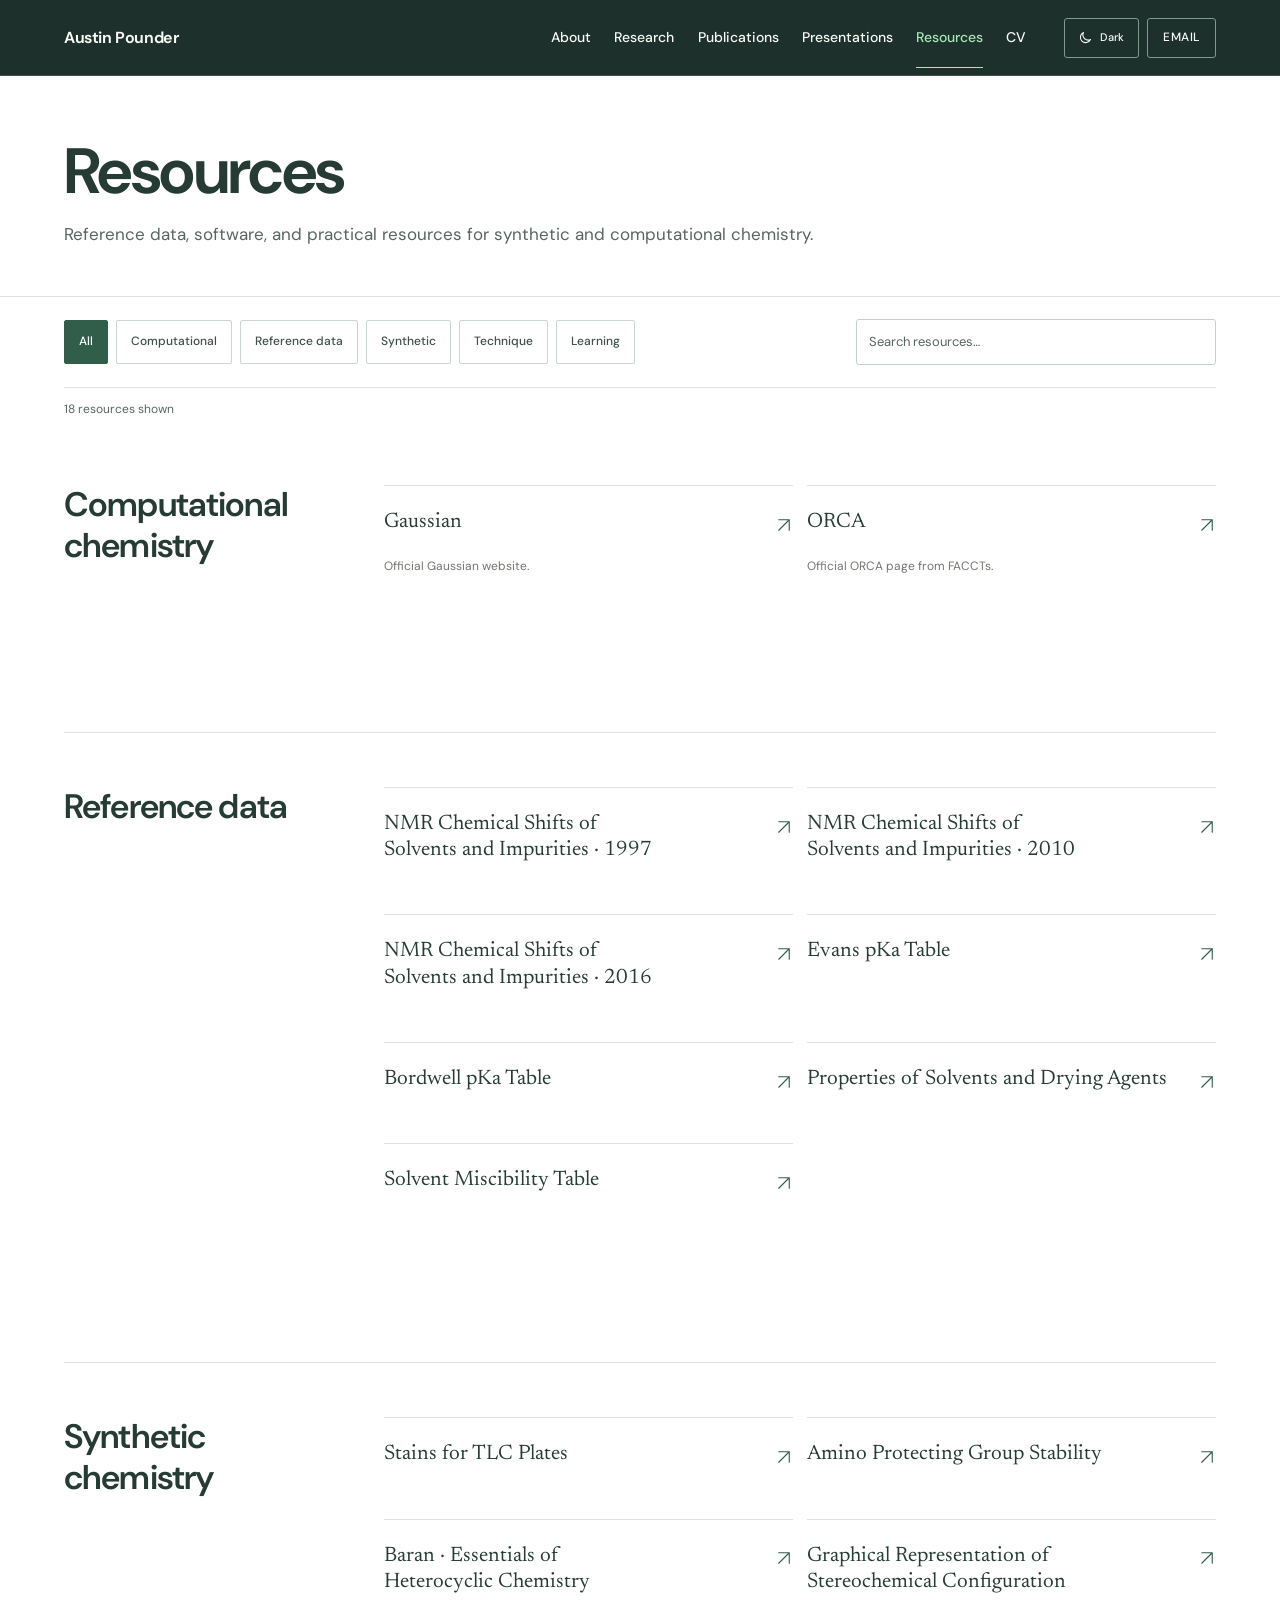
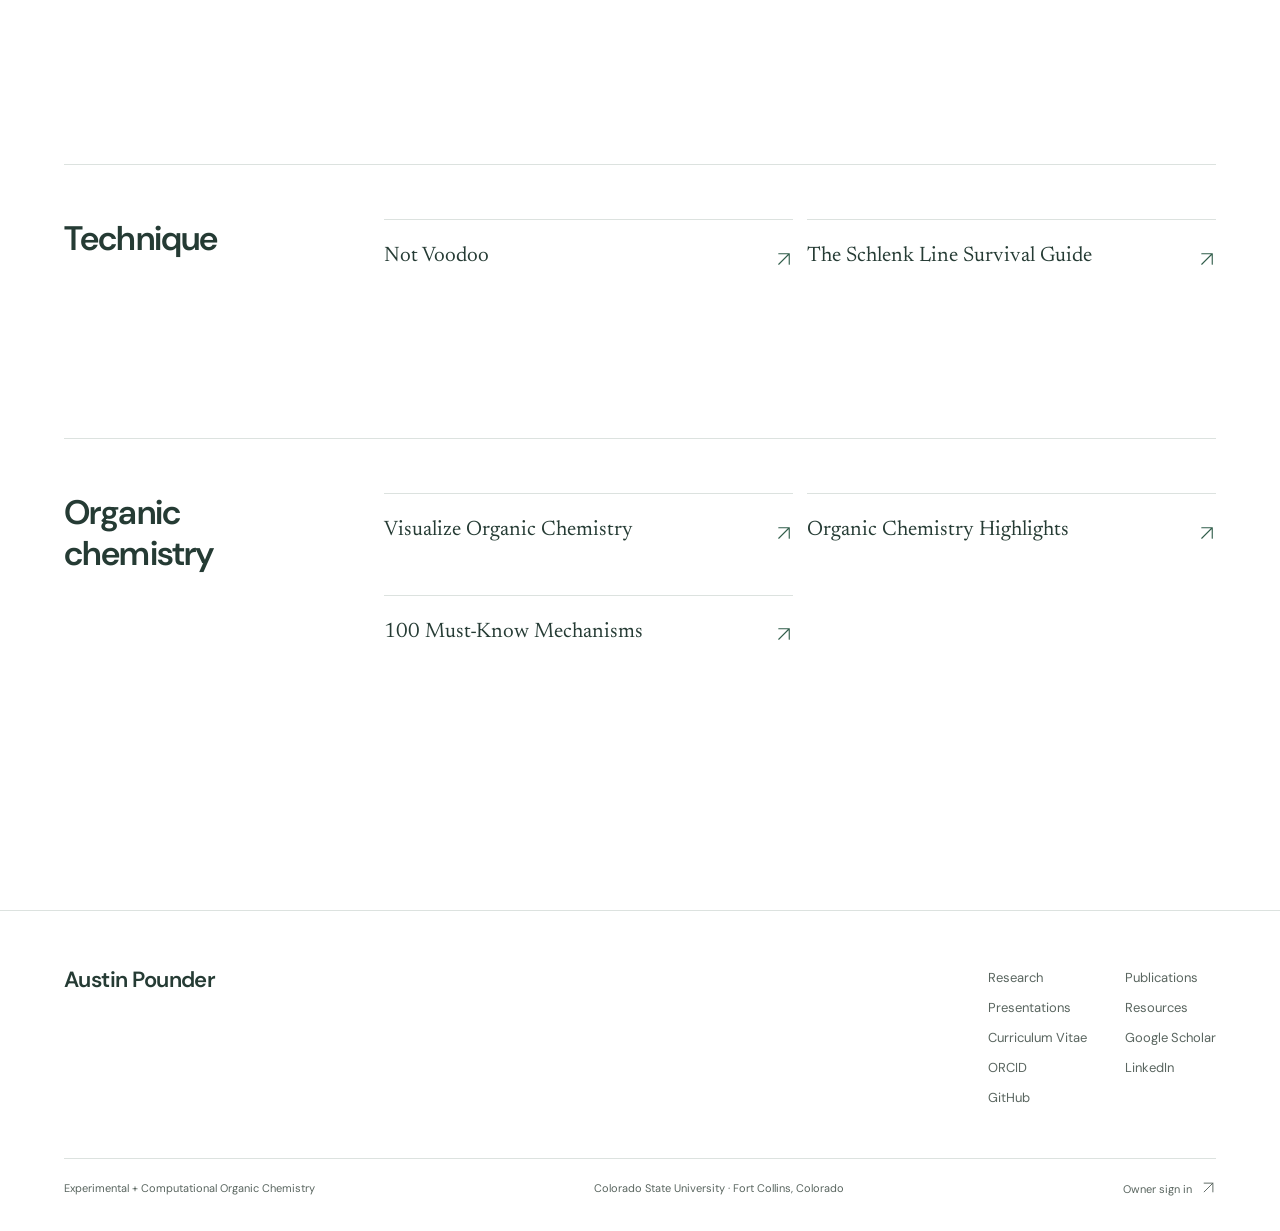
<file: resources.html>
<!DOCTYPE html>

<html lang="en">
<head>
<meta charset="utf-8"/>
<meta content="width=device-width, initial-scale=1" name="viewport"/>
<meta content="Chemistry software, reference data, laboratory guides, and learning resources curated by Austin Pounder." name="description"/>
<title>Resources — Austin Pounder</title>
<script src="assets/js/theme-init.js"></script>
<link href="assets/css/resources.css" rel="stylesheet"/>
<link href="assets/css/site.css?v=20261005-white-editorial" rel="stylesheet"/>
<link href="assets/images/favicon.svg" rel="icon" type="image/svg+xml"/>
<meta content="#165c58" name="theme-color"/>
<meta property="og:title" content="Resources — Austin Pounder"/>
<meta property="og:type" content="website"/>
<meta property="og:image" content="https://apounder.github.io/assets/images/about/austin-pounder.jpg"/>
<meta name="twitter:card" content="summary"/>
</head>
<body>
<a class="skip-link" href="#main-content">Skip to content</a>
<!-- =========================================================
         HEADER
         ========================================================= -->
<header class="site-header">
<div class="container header-inner">
<a aria-label="Austin Pounder, home" class="logo" href="index.html">
<span class="logo-main">Austin Pounder</span>

</a>
<nav aria-label="Primary navigation" class="nav" id="site-navigation"><a href="index.html">About</a><a href="research.html">Research</a><a href="publications.html">Publications</a><a href="posters.html">Presentations</a><a class="active" href="resources.html">Resources</a><a href="assets/files/Austin_Pounder_CV.pdf" target="_blank" rel="noopener noreferrer">CV</a></nav>
<a aria-label="Email Austin" class="orbit-button" href="mailto:austin.pounder@colostate.edu">
<span>Email</span>
</a>
<button aria-controls="site-navigation" aria-expanded="false" aria-label="Open navigation" class="menu" type="button">
                ☰
            </button>
</div>
</header>
<main id="main-content">
<!-- =====================================================
             HERO
             ===================================================== -->
<section class="page-hero">
<div class="container">
<h1 class="page-title">
                    Resources
                </h1>
<p class="page-subtitle">Reference data, software, and practical resources for synthetic and computational chemistry.</p>
</div>
<div aria-hidden="true" class="page-orbit">
<svg viewbox="0 0 320 320">
<circle cx="160" cy="160" fill="none" r="113" stroke="#CED0D3" stroke-width="1.4"></circle>
<ellipse cx="160" cy="160" fill="none" rx="132" ry="55" stroke="#D9D6D0" stroke-width="1.2" transform="rotate(-23 160 160)"></ellipse>
<ellipse cx="160" cy="160" fill="none" rx="55" ry="132" stroke="#D9D6D0" stroke-width="1.2" transform="rotate(23 160 160)"></ellipse>
<circle cx="92" cy="104" fill="#C86A42" r="10"></circle>
<circle cx="223" cy="213" fill="#4D9396" r="9"></circle>
<circle cx="160" cy="160" fill="#185B5F" r="15"></circle>
</svg>
</div>
</section>
<!-- =====================================================
             SEARCH + FILTERS
             ===================================================== -->
<div class="container">
<div class="resource-toolbar">
<div class="resource-filter-row">
<button class="resource-filter active" data-filter="all" type="button">
                        All
                    </button>
<button class="resource-filter" data-filter="computational" type="button">
                        Computational
                    </button>
<button class="resource-filter" data-filter="reference" type="button">
                        Reference data
                    </button>
<button class="resource-filter" data-filter="synthetic" type="button">
                        Synthetic
                    </button>
<button class="resource-filter" data-filter="technique" type="button">
                        Technique
                    </button>
<button class="resource-filter" data-filter="learning" type="button">
                        Learning
                    </button>
</div>
<input aria-label="Search resources" class="resource-search" id="resourceSearch" placeholder="Search resources…" type="search"/>
</div>
</div>
<!-- =====================================================
             RESOURCES
             ===================================================== -->
<section class="resources">
<div class="container">
<!-- =================================================
                     COMPUTATIONAL CHEMISTRY
                     ================================================= -->
<section class="resource-section" data-section="computational">
<div class="resource-section-head">

<h2>
                            Computational chemistry
                        </h2>
</div>
<div class="resource-grid">
<a class="resource-card featured" data-category="computational" data-search="gaussian gaussian 16 quantum chemistry electronic structure software" href="https://gaussian.com/" target="_blank" rel="noopener noreferrer">
<div class="resource-card-top">

<span class="resource-arrow">
                                    <svg class="link-icon" aria-hidden="true" viewBox="0 0 24 24" fill="none"><path d="M5 19 19 5M5 5h14v14" stroke="currentColor" stroke-width="1.5" stroke-linecap="round" stroke-linejoin="round"/></svg>
                                </span>
</div>
<h3>
                                Gaussian
                            </h3>
<p>
                                Official Gaussian website.
                            </p>
</a>
<a class="resource-card featured" data-category="computational" data-search="orca quantum chemistry electronic structure neese faccts manual software" href="https://www.faccts.de/orca/" target="_blank" rel="noopener noreferrer">
<div class="resource-card-top">

<span class="resource-arrow">
                                    <svg class="link-icon" aria-hidden="true" viewBox="0 0 24 24" fill="none"><path d="M5 19 19 5M5 5h14v14" stroke="currentColor" stroke-width="1.5" stroke-linecap="round" stroke-linejoin="round"/></svg>
                                </span>
</div>
<h3>
                                ORCA
                            </h3>
<p>
                                Official ORCA page from FACCTs.
                            </p>
</a>
</div>
</section>
<!-- =================================================
                     REFERENCE DATA
                     ================================================= -->
<section class="resource-section" data-section="reference">
<div class="resource-section-head">

<h2>
                            Reference data
                        </h2>
</div>
<div class="resource-grid">
<a class="resource-card" data-category="reference" data-search="nmr chemical shifts solvents impurities 1997 gottlieb kotlyar nudelman" href="https://pubs.acs.org/doi/abs/10.1021/jo971176v" target="_blank" rel="noopener noreferrer">
<div class="resource-card-top">

<span class="resource-arrow"><svg class="link-icon" aria-hidden="true" viewBox="0 0 24 24" fill="none"><path d="M5 19 19 5M5 5h14v14" stroke="currentColor" stroke-width="1.5" stroke-linecap="round" stroke-linejoin="round"/></svg></span>
</div>
<h3>
                                NMR Chemical Shifts of Solvents and Impurities · 1997
                            </h3>
</a>
<a class="resource-card" data-category="reference" data-search="nmr chemical shifts organometallics solvents impurities 2010 fulmer miller gottlieb" href="https://pubs.acs.org/doi/10.1021/om100106e" target="_blank" rel="noopener noreferrer">
<div class="resource-card-top">

<span class="resource-arrow"><svg class="link-icon" aria-hidden="true" viewBox="0 0 24 24" fill="none"><path d="M5 19 19 5M5 5h14v14" stroke="currentColor" stroke-width="1.5" stroke-linecap="round" stroke-linejoin="round"/></svg></span>
</div>
<h3>
                                NMR Chemical Shifts of Solvents and Impurities · 2010
                            </h3>
</a>
<a class="resource-card" data-category="reference" data-search="nmr chemical shifts trace impurities 2016 organic process research development" href="https://pubs.acs.org/doi/10.1021/acs.oprd.5b00417" target="_blank" rel="noopener noreferrer">
<div class="resource-card-top">

<span class="resource-arrow"><svg class="link-icon" aria-hidden="true" viewBox="0 0 24 24" fill="none"><path d="M5 19 19 5M5 5h14v14" stroke="currentColor" stroke-width="1.5" stroke-linecap="round" stroke-linejoin="round"/></svg></span>
</div>
<h3>
                                NMR Chemical Shifts of Solvents and Impurities · 2016
                            </h3>
</a>
<a class="resource-card" data-category="reference" data-search="pka table evans acidity acid base organic chemistry" href="https://evans.rc.fas.harvard.edu/pdf/evans_pKa_table.pdf" target="_blank" rel="noopener noreferrer">
<div class="resource-card-top">

<span class="resource-arrow"><svg class="link-icon" aria-hidden="true" viewBox="0 0 24 24" fill="none"><path d="M5 19 19 5M5 5h14v14" stroke="currentColor" stroke-width="1.5" stroke-linecap="round" stroke-linejoin="round"/></svg></span>
</div>
<h3>
                                Evans pKa Table
                            </h3>
</a>
<a class="resource-card" data-category="reference" data-search="bordwell pka table acidity organic chemistry reich" href="https://www.chem.wisc.edu/areas/reich/pkatable/" target="_blank" rel="noopener noreferrer">
<div class="resource-card-top">

<span class="resource-arrow"><svg class="link-icon" aria-hidden="true" viewBox="0 0 24 24" fill="none"><path d="M5 19 19 5M5 5h14v14" stroke="currentColor" stroke-width="1.5" stroke-linecap="round" stroke-linejoin="round"/></svg></span>
</div>
<h3>
                                Bordwell pKa Table
                            </h3>
</a>
<a class="resource-card" data-category="reference" data-search="solvent properties drying agents purification solvent drying" href="https://078d1fb3-332e-4f97-93f5-36898b574d86.filesusr.com/ugd/a2ca76_0bb24e760d2d43dd88aa98104cee6732.pdf" target="_blank" rel="noopener noreferrer">
<div class="resource-card-top">

<span class="resource-arrow"><svg class="link-icon" aria-hidden="true" viewBox="0 0 24 24" fill="none"><path d="M5 19 19 5M5 5h14v14" stroke="currentColor" stroke-width="1.5" stroke-linecap="round" stroke-linejoin="round"/></svg></span>
</div>
<h3>
                                Properties of Solvents and Drying Agents
                            </h3>
</a>
<a class="resource-card" data-category="reference" data-search="solvent miscibility table sigma aldrich solvents" href="https://www.sigmaaldrich.com/chemistry/solvents/solvent-miscibility-table.html" target="_blank" rel="noopener noreferrer">
<div class="resource-card-top">

<span class="resource-arrow"><svg class="link-icon" aria-hidden="true" viewBox="0 0 24 24" fill="none"><path d="M5 19 19 5M5 5h14v14" stroke="currentColor" stroke-width="1.5" stroke-linecap="round" stroke-linejoin="round"/></svg></span>
</div>
<h3>
                                Solvent Miscibility Table
                            </h3>
</a>
</div>
</section>
<!-- =================================================
                     SYNTHETIC CHEMISTRY
                     ================================================= -->
<section class="resource-section" data-section="synthetic">
<div class="resource-section-head">

<h2>
                            Synthetic chemistry
                        </h2>
</div>
<div class="resource-grid">
<a class="resource-card" data-category="synthetic" data-search="tlc stains thin layer chromatography stain plate silicycle" href="https://www.silicycle.com/ca/faq/thin-layer-chromatography/stains-for-tlc-plates" target="_blank" rel="noopener noreferrer">
<div class="resource-card-top">

<span class="resource-arrow"><svg class="link-icon" aria-hidden="true" viewBox="0 0 24 24" fill="none"><path d="M5 19 19 5M5 5h14v14" stroke="currentColor" stroke-width="1.5" stroke-linecap="round" stroke-linejoin="round"/></svg></span>
</div>
<h3>
                                Stains for TLC Plates
                            </h3>
</a>
<a class="resource-card" data-category="synthetic" data-search="amino protecting group stability protecting groups amines organic chemistry" href="https://www.organic-chemistry.org/protectivegroups/amino.shtm" target="_blank" rel="noopener noreferrer">
<div class="resource-card-top">

<span class="resource-arrow"><svg class="link-icon" aria-hidden="true" viewBox="0 0 24 24" fill="none"><path d="M5 19 19 5M5 5h14v14" stroke="currentColor" stroke-width="1.5" stroke-linecap="round" stroke-linejoin="round"/></svg></span>
</div>
<h3>
                                Amino Protecting Group Stability
                            </h3>
</a>
<a class="resource-card" data-category="synthetic" data-search="baran essentials heterocyclic chemistry heterocycles scripps" href="https://www.scripps.edu/baran/heterocycles/" target="_blank" rel="noopener noreferrer">
<div class="resource-card-top">

<span class="resource-arrow"><svg class="link-icon" aria-hidden="true" viewBox="0 0 24 24" fill="none"><path d="M5 19 19 5M5 5h14v14" stroke="currentColor" stroke-width="1.5" stroke-linecap="round" stroke-linejoin="round"/></svg></span>
</div>
<h3>
                                Baran · Essentials of Heterocyclic Chemistry
                            </h3>

</a>
<a class="resource-card" data-category="synthetic" data-search="iupac graphical representation stereochemical configuration stereochemistry wedge dash" href="https://publications.iupac.org/pac/78/10/1897/index.html" target="_blank" rel="noopener noreferrer">
<div class="resource-card-top">

<span class="resource-arrow"><svg class="link-icon" aria-hidden="true" viewBox="0 0 24 24" fill="none"><path d="M5 19 19 5M5 5h14v14" stroke="currentColor" stroke-width="1.5" stroke-linecap="round" stroke-linejoin="round"/></svg></span>
</div>
<h3>
                                Graphical Representation of Stereochemical Configuration
                            </h3>
</a>
</div>
</section>
<!-- =================================================
                     TECHNIQUE
                     ================================================= -->
<section class="resource-section" data-section="technique">
<div class="resource-section-head">

<h2>
                            Technique
                        </h2>
</div>
<div class="resource-grid">
<a class="resource-card" data-category="technique" data-search="not voodoo experimental organic chemistry laboratory technique rochester" href="https://chem.chem.rochester.edu/~nvd/index.php" target="_blank" rel="noopener noreferrer">
<div class="resource-card-top">

<span class="resource-arrow"><svg class="link-icon" aria-hidden="true" viewBox="0 0 24 24" fill="none"><path d="M5 19 19 5M5 5h14v14" stroke="currentColor" stroke-width="1.5" stroke-linecap="round" stroke-linejoin="round"/></svg></span>
</div>
<h3>
                                Not Voodoo
                            </h3>
</a>
<a class="resource-card" data-category="technique" data-search="schlenk line survival guide air moisture sensitive chemistry glovebox" href="https://schlenklinesurvivalguide.wordpress.com/" target="_blank" rel="noopener noreferrer">
<div class="resource-card-top">

<span class="resource-arrow"><svg class="link-icon" aria-hidden="true" viewBox="0 0 24 24" fill="none"><path d="M5 19 19 5M5 5h14v14" stroke="currentColor" stroke-width="1.5" stroke-linecap="round" stroke-linejoin="round"/></svg></span>
</div>
<h3>
                                The Schlenk Line Survival Guide
                            </h3>
</a>
</div>
</section>
<!-- =================================================
                     LEARNING
                     ================================================= -->
<section class="resource-section" data-section="learning">
<div class="resource-section-head">

<h2>
                            Organic chemistry
                        </h2>
</div>
<div class="resource-grid">
<a class="resource-card" data-category="learning" data-search="visualize organic chemistry reaction mechanism visualization" href="https://visualizeorgchem.com/" target="_blank" rel="noopener noreferrer">
<div class="resource-card-top">

<span class="resource-arrow"><svg class="link-icon" aria-hidden="true" viewBox="0 0 24 24" fill="none"><path d="M5 19 19 5M5 5h14v14" stroke="currentColor" stroke-width="1.5" stroke-linecap="round" stroke-linejoin="round"/></svg></span>
</div>
<h3>
                                Visualize Organic Chemistry
                            </h3>
</a>
<a class="resource-card" data-category="learning" data-search="organic chemistry highlights reactions synthesis literature" href="https://www.organic-chemistry.org/Highlights/" target="_blank" rel="noopener noreferrer">
<div class="resource-card-top">

<span class="resource-arrow"><svg class="link-icon" aria-hidden="true" viewBox="0 0 24 24" fill="none"><path d="M5 19 19 5M5 5h14v14" stroke="currentColor" stroke-width="1.5" stroke-linecap="round" stroke-linejoin="round"/></svg></span>
</div>
<h3>
                                Organic Chemistry Highlights
                            </h3>
</a>
<a class="resource-card" data-category="learning" data-search="100 must know mechanisms organic reaction mechanisms infographic" href="https://cheminfographic.wordpress.com/category/100mustknowmechanisms/" target="_blank" rel="noopener noreferrer">
<div class="resource-card-top">

<span class="resource-arrow"><svg class="link-icon" aria-hidden="true" viewBox="0 0 24 24" fill="none"><path d="M5 19 19 5M5 5h14v14" stroke="currentColor" stroke-width="1.5" stroke-linecap="round" stroke-linejoin="round"/></svg></span>
</div>
<h3>
                                100 Must-Know Mechanisms
                            </h3>
</a>
</div>
</section>

</div>
</section>
</main>
<!-- =========================================================
         FOOTER
         ========================================================= -->
<footer class="footer">
<div class="container">
<div class="footer-grid">
<div class="footer-logo logo">
<span class="logo-main">Austin Pounder</span>

</div>
<div class="footer-links"><a href="research.html">Research</a><a href="publications.html">Publications</a><a href="posters.html">Presentations</a><a href="resources.html">Resources</a><a href="assets/files/Austin_Pounder_CV.pdf" target="_blank" rel="noopener noreferrer">Curriculum Vitae</a><a href="https://scholar.google.ca/citations?user=NLcTITgAAAAJ&amp;hl=en" target="_blank" rel="noopener noreferrer">Google Scholar</a><a href="https://orcid.org/0000-0002-5843-0922" target="_blank" rel="noopener noreferrer">ORCID</a><a href="https://www.linkedin.com/in/austin-pounder-629a101b5/" target="_blank" rel="noopener noreferrer">LinkedIn</a><a href="https://github.com/apounder" target="_blank" rel="noopener noreferrer">GitHub</a></div>
</div>
<div class="footer-bottom"><a class="owner-link" href="https://app.pagescms.org/" target="_blank" rel="noopener noreferrer">Owner sign in <svg class="link-icon" aria-hidden="true" viewBox="0 0 24 24" fill="none"><path d="M5 19 19 5M5 5h14v14" stroke="currentColor" stroke-width="1.5" stroke-linecap="round" stroke-linejoin="round"/></svg></a>
<span>
                    Experimental + Computational Organic Chemistry
                </span>
<span>
                    Colorado State University · Fort Collins, Colorado
                </span>
</div>
</div>
</footer>
<script>
/* =========================================================
           RESOURCE FILTER + SEARCH
           ========================================================= */

        const filterButtons = [
            ...document.querySelectorAll(".resource-filter")
        ];

        const searchBox =
            document.getElementById("resourceSearch");

        const cards = [
            ...document.querySelectorAll(".resource-card")
        ];

        const sections = [
            ...document.querySelectorAll(".resource-section")
        ];

        let selectedCategory = "all";


        function updateResources() {

            const search =
                searchBox.value.trim().toLowerCase();


            cards.forEach(card => {

                const category =
                    card.dataset.category;

                const searchable =
                    (
                        card.dataset.search +
                        " " +
                        card.textContent
                    )
                    .toLowerCase();


                const categoryMatch =
                    selectedCategory === "all" ||
                    category === selectedCategory;

                const searchMatch =
                    !search ||
                    searchable.includes(search);


                card.classList.toggle(
                    "hidden",
                    !(categoryMatch && searchMatch)
                );
            });


            sections.forEach(section => {

                const visibleCards =
                    section.querySelectorAll(
                        ".resource-card:not(.hidden)"
                    );

                section.classList.toggle(
                    "hidden",
                    visibleCards.length === 0
                );
            });
        }


        filterButtons.forEach(button => {

            button.addEventListener("click", () => {

                filterButtons.forEach(item => {
                    item.classList.remove("active");
                });

                button.classList.add("active");

                selectedCategory =
                    button.dataset.filter;

                updateResources();
            });
        });


        searchBox.addEventListener(
            "input",
            updateResources
        );
    </script>
<script defer src="assets/js/site.js"></script>
</body>
</html>
</file>
<file: assets/css/posters.css>
/* =========================================================
           COLORS / GLOBAL SETTINGS
           ========================================================= */

        :root {
            --ink: #161A19;
            --muted: #747673;
            --line: #DEDBD5;
            --soft: #F3F1EC;
            --teal: #185B5F;
            --teal-light: #4D9396;
            --orange: #C86A42;

            --max-width: 1920px;
            --page-padding: clamp(24px, 2.2vw, 42px);

            --sans: "Helvetica Neue", Helvetica, Arial, sans-serif;
            --serif: Georgia, "Times New Roman", serif;
        }

        * {
            box-sizing: border-box;
        }

        html {
            scroll-behavior: smooth;
        }

        body {
            margin: 0;
            color: var(--ink);
            background: #FFFFFF;
            font-family: var(--sans);
            font-size: 16px;
            line-height: 1.5;
        }

        a {
            color: inherit;
            text-decoration: none;
        }

        button {
            font: inherit;
        }

        .container {
            width: min(100%, var(--max-width));
            margin: 0 auto;
            padding-inline: var(--page-padding);
        }


        /* =========================================================
           HEADER
           ========================================================= */

        .site-header {
            position: sticky;
            top: 0;
            z-index: 50;

            height: 66px;
            display: flex;
            align-items: center;

            background: #FFFFFF;
            border-bottom: 1px solid #EEEEEE;
        }

        .header-inner {
            width: 100%;
            display: flex;
            align-items: center;
            justify-content: space-between;
            gap: 50px;
        }

        .logo {
            display: inline-flex;
            flex-direction: column;
            min-width: 255px;
            line-height: .86;
        }

        .logo-main {
            font-size: 24px;
            font-weight: 800;
            letter-spacing: .055em;
            text-transform: uppercase;
        }

        .logo-sub {
            align-self: flex-end;
            margin-right: 7px;
            color: #3A3D39;
            font-family: var(--serif);
            font-size: 18px;
        }

        .nav {
            display: flex;
            align-items: center;
            gap:clamp(18px,2.15vw,42px);
            margin-left: auto;
        }

        .nav a {
            position: relative;
            white-space: nowrap;
            font-size: 15px;
            font-weight: 500;
        }

        .nav a::after {
            content: "";
            position: absolute;
            left: 0;
            bottom: -8px;
            width: 100%;
            height: 1px;
            background: var(--ink);
            transform: scaleX(0);
            transition: transform .25s ease;
        }

        .nav a:hover::after,
        .nav a.active::after {
            transform: scaleX(1);
        }

        .email-button {
            width: 39px;
            height: 39px;
            display: grid;
            place-items: center;
            margin-left: 12px;
            border: 1px solid var(--ink);
            border-radius: 50%;
            font-family: var(--serif);
        }

        .menu {
            display: none;
            border: 0;
            background: transparent;
            font-size: 26px;
            cursor: pointer;
        }


        /* =========================================================
           HERO
           ========================================================= */

        .page-hero {
            position: relative;
            min-height: 460px;
            display: flex;
            align-items: center;
            overflow: hidden;
            background: var(--soft);
            border-bottom: 1px solid #E3E0DA;
        }

        .page-title {
            margin: 0;
            color: var(--teal);
            font-size: clamp(64px, 8vw, 130px);
            font-weight: 700;
            line-height: .9;
            letter-spacing: -.03em;
            text-transform: uppercase;
        }

        .page-subtitle {
            max-width: 760px;
            margin: 30px 0 0;
            color: #44474C;
            font-family: var(--serif);
            font-size: clamp(21px, 2vw, 31px);
            line-height: 1.5;
        }


        /* =========================================================
           INTRO + FILTERS
           ========================================================= */

        .presentation-intro {
            padding: 75px 0 35px;
        }

        .intro-grid {
            display: grid;
            grid-template-columns: minmax(260px, .7fr) minmax(0, 1.3fr);
            gap: clamp(50px, 8vw, 150px);
        }

        .section-kicker {
            margin-bottom: 22px;
            color: var(--teal);
            font-size: 12px;
            font-weight: 700;
            letter-spacing: .16em;
            text-transform: uppercase;
        }

        .section-title {
            margin: 0;
            font-family: var(--serif);
            font-size: clamp(44px, 5vw, 76px);
            font-weight: 400;
            line-height: 1.02;
            letter-spacing: -.035em;
        }

        .intro-copy {
            max-width: 810px;
            color: #4A4D49;
            font-size: 18px;
            line-height: 1.8;
        }

        .intro-copy p {
            margin-top: 0;
        }
/* =========================================================
           PRESENTATION GRID
           ========================================================= */

        .presentation-grid {
            display: grid;
            grid-template-columns: repeat(3, minmax(0, 1fr));
            gap: 28px;
            padding: 70px 0 95px;
        }

        .presentation-card {
            padding-top: 18px;
            border-top: 1px solid var(--line);
        }

        .presentation-card.hidden {
            display: none;
        }

        .presentation-preview {
            position: relative;
            display: block;
            aspect-ratio: 4 / 3;
            margin-bottom: 20px;
            overflow: hidden;
            background: #F2F0EB;
            border: 1px solid #D8D5CF;
        }

        .presentation-preview iframe {
            position: absolute;
            inset: 0;
            width: 100%;
            height: 100%;
            border: 0;
            background: #FFFFFF;
            pointer-events: none;
        }

        .preview-overlay {
            position: absolute;
            inset: 0;
            background:
                linear-gradient(
                    to top,
                    rgba(24, 91, 95, .12),
                    transparent 40%
                );
        }

        .pdf-missing {
            position: absolute;
            inset: 0;
            display: grid;
            place-items: center;
            padding: 26px;
            color: #8A8B86;
            font-family: var(--serif);
            font-size: 18px;
            text-align: center;
        }

        .presentation-meta {
            display: flex;
            justify-content: flex-start;
            gap: 20px;
            margin-bottom: 9px;
            color: #777B77;
            font-size: 9px;
            letter-spacing: .12em;
            text-transform: uppercase;
        }

        .presentation-card h2 {
            margin: 0 0 15px;
            font-family: var(--serif);
            font-size: 23px;
            font-weight: 400;
            line-height: 1.22;
        }

        .presentation-events {
            margin: 0;
            padding: 0;
            list-style: none;
            color: #6A6E6A;
            font-size: 12px;
            line-height: 1.55;
        }

        .presentation-events li + li {
            margin-top: 5px;
        }


        /* =========================================================
           FOOTER
           ========================================================= */

        .footer {
            margin-top: 90px;
            padding: 65px 0 36px;
            color: #FFFFFF;
            background: var(--ink);
        }

        .footer-grid {
            display: grid;
            grid-template-columns: 1fr auto;
            gap: 60px;
        }

        .footer-links {
            display: grid;
            grid-template-columns: repeat(2, auto);
            gap: 10px 46px;
        }

        .footer-links a {
            color: #CAC7C1;
            font-size: 13px;
        }

        .footer-links a:hover {
            color: #FFFFFF;
        }

        .footer-bottom {
            display: flex;
            justify-content: space-between;
            margin-top: 50px;
            padding-top: 21px;
            border-top: 1px solid #35363A;
            color: var(--muted);
            font-size: 11px;
            letter-spacing: .08em;
            text-transform: uppercase;
        }


        /* =========================================================
           RESPONSIVE
           ========================================================= */

        @media (max-width: 1050px) {
            .nav {
                gap: 22px;
            }

            .nav a {
                font-size: 13px;
            }

            .email-button {
                display: none;
            }

            .intro-grid {
                grid-template-columns: 1fr;
                gap: 50px;
            }

            .presentation-grid {
                grid-template-columns: repeat(2, minmax(0, 1fr));
            }
        }

        @media (max-width: 760px) {
            .logo {
                min-width: auto;
            }

            .logo-main {
                font-size: 18px;
            }

            .logo-sub {
                font-size: 14px;
            }

            .nav {
                position: absolute;
                top: 66px;
                left: 0;
                right: 0;
                display: none;
                flex-direction: column;
                align-items: flex-start;
                padding: 22px var(--page-padding);
                background: #FFFFFF;
                border-bottom: 1px solid #DDDDDD;
            }

            .nav.open {
                display: flex;
            }

            .menu {
                display: block;
            }

            .page-hero {
                min-height: 350px;
            }

            .page-title {
                font-size: 58px;
            }

            .presentation-grid {
                grid-template-columns: 1fr;
            }

            .footer-grid {
                grid-template-columns: 1fr;
            }

            .footer-links {
                grid-template-columns: 1fr 1fr;
            }

            .footer-bottom {
                display: block;
            }

            .footer-bottom span {
                display: block;
                margin-top: 8px;
            }
        }
</file>
<file: assets/css/site.css>
/* Shared refinement layer for the static site.
   Page-specific styles remain in each document; these rules provide a
   consistent editorial system, responsive behavior, and accessibility. */

:root {
  --ink: #17201e;
  --muted: #626c68;
  --line: #d9dfdc;
  --soft: #f3f5f3;
  --paper: #ffffff;
  --blue: #165c58;
  --blue2: #337d76;
  --orange: #b95f3b;
  --hero: #f3f2ee;
  --surface: #fafbfa;
  --elevated: #ffffff;
  --on-accent: #ffffff;
  --max: 1240px;
  --pad: clamp(20px, 4vw, 56px);
  --sans: "Aptos", "Segoe UI", Helvetica, Arial, sans-serif;
  --serif: "Iowan Old Style", "Palatino Linotype", Palatino, Georgia, serif;
  --header-height: 76px;
  --radius: 3px;
}

html {
  color-scheme: light;
  scroll-padding-top: calc(var(--header-height) + 20px);
}

body {
  width: 100%;
  max-width: 100%;
  overflow-x: clip;
  font-size: 16px;
  line-height: 1.62;
  background: var(--paper);
}

main,
section,
.container,
.header-inner,
.two-col,
.research-grid,
.structure-pair,
.program-grid,
.pub-item,
.pub-main,
.resource-grid,
.presentation-grid {
  min-width: 0;
}

a,
button,
input {
  -webkit-tap-highlight-color: transparent;
}

a:focus-visible,
button:focus-visible,
input:focus-visible,
[tabindex]:focus-visible {
  outline: 3px solid rgba(24, 91, 95, 0.34);
  outline-offset: 3px;
}

.skip-link {
  position: fixed;
  z-index: 1000;
  top: 12px;
  left: 12px;
  padding: 10px 14px;
  background: var(--ink);
  color: #fff;
  font-size: 14px;
  font-weight: 700;
  transform: translateY(-150%);
  transition: transform 120ms ease;
}

.skip-link:focus {
  transform: translateY(0);
}

/* Header */
.site-header {
  height: var(--header-height);
  background: rgba(255, 255, 255, 0.96);
  border-color: var(--line);
  box-shadow: 0 1px 0 rgba(23, 32, 30, 0.03);
  backdrop-filter: blur(12px);
}

.header-inner {
  gap: clamp(18px, 3vw, 42px);
}

.header-actions {
  display: flex;
  align-items: center;
  gap: 8px;
  flex: 0 0 auto;
}

.logo {
  min-width: 0;
  line-height: 1;
}

.logo-main {
  font-size: 18px;
  font-weight: 760;
  letter-spacing: 0.075em;
}

.logo-sub {
  align-self: flex-start;
  margin: 5px 0 0;
  color: var(--muted);
  font-family: var(--sans);
  font-size: 10px;
  font-weight: 650;
  letter-spacing: 0.15em;
  line-height: 1;
  text-transform: uppercase;
}

.nav {
  gap: clamp(18px, 2.1vw, 34px);
}

.nav a {
  color: #38413e;
  font-size: 14px;
  font-weight: 620;
}

.nav a::after {
  bottom: -10px;
  height: 2px;
  background: var(--blue);
}

.nav a:hover,
.nav a.active,
.nav a[aria-current="page"] {
  color: var(--blue);
}

.orbit-button,
.email-button {
  width: auto;
  height: 38px;
  min-width: 0;
  margin-left: 0;
  padding: 0 15px;
  border: 1px solid #b8c6c1;
  border-radius: 999px;
  color: var(--blue);
  display: inline-flex;
  align-items: center;
  justify-content: center;
  font-size: 12px;
  font-weight: 750;
  letter-spacing: 0.05em;
  text-transform: uppercase;
  transition: border-color 150ms ease, background-color 150ms ease,
    color 150ms ease;
}

.orbit-button::before,
.orbit-button::after {
  display: none;
}

.orbit-button:hover,
.email-button:hover {
  transform: none;
  border-color: var(--blue);
  background: var(--blue);
  color: #fff;
}

.orbit-button span {
  font-family: inherit;
  font-size: inherit;
}

.menu {
  width: 42px;
  height: 42px;
  padding: 0;
  border: 1px solid var(--line);
  border-radius: var(--radius);
  color: var(--ink);
  line-height: 1;
  cursor: pointer;
}

.theme-toggle {
  min-width: 75px;
  height: 38px;
  display: inline-flex;
  align-items: center;
  justify-content: center;
  gap: 7px;
  padding: 0 11px;
  border: 1px solid var(--line);
  border-radius: 999px;
  background: var(--elevated);
  color: var(--ink);
  font-size: 11px;
  font-weight: 700;
  letter-spacing: 0.04em;
  cursor: pointer;
  transition: border-color 150ms ease, background-color 150ms ease,
    color 150ms ease;
}

.theme-toggle:hover {
  border-color: var(--blue);
  color: var(--blue);
}

.theme-icon {
  width: 15px;
  height: 15px;
  fill: none;
  stroke: currentColor;
  stroke-width: 1.7;
  stroke-linecap: round;
  stroke-linejoin: round;
}

.theme-icon-sun,
.theme-toggle[data-current-theme="dark"] .theme-icon-moon {
  display: none;
}

.theme-toggle[data-current-theme="dark"] .theme-icon-sun {
  display: block;
}

/* Home hero */
.hero {
  width: 100%;
  max-width: 100%;
  height: min(760px, calc(100svh - var(--header-height)));
  min-height: 610px;
  display: flex;
  align-items: center;
  --pointer-x: 0;
  --pointer-y: 0;
  --pointer-position-x: 50%;
  --pointer-position-y: 50%;
  background: var(--hero);
  border-bottom: 1px solid var(--line);
}

.hero::after {
  content: "";
  position: absolute;
  inset: 0;
  pointer-events: none;
  background:
    radial-gradient(circle at var(--pointer-position-x) var(--pointer-position-y),
      rgba(51, 125, 118, 0.1), transparent 28%),
    linear-gradient(90deg, rgba(243, 242, 238, 0.08) 0%, var(--hero) 70%),
    linear-gradient(rgba(255, 255, 255, 0.18), transparent);
}

.hero-molecule {
  left: 0;
  top: 3%;
  width: min(53vw, 760px);
  height: 94%;
  opacity: 0.34;
  filter: saturate(0.72);
  transform: translate3d(var(--motion-x-inverse, 0), var(--motion-y-inverse, 0), 0);
  transition: opacity 500ms ease, transform 260ms cubic-bezier(.22, 1, .36, 1);
  will-change: transform;
}

.hero-network {
  display: block;
  opacity: 0.88;
}

.hero-side-nav,
.scroll-cue {
  display: none;
}

body.hero-network-ready .hero-molecule {
  opacity: 0.17;
}

.hero-center {
  position: relative;
  z-index: 2;
  width: 100%;
  max-width: var(--max);
  margin: 0 auto;
  padding-inline: var(--pad);
  text-align: left;
  transform: translate3d(var(--motion-x-subtle, 0), var(--motion-y-subtle, 0), 0);
  transition: transform 320ms cubic-bezier(.22, 1, .36, 1);
}

.hero-eyebrow {
  margin: 0 0 22px;
  color: var(--blue);
  font-size: 12px;
  font-weight: 760;
  letter-spacing: 0.16em;
  text-transform: uppercase;
}

.hero-title {
  max-width: 900px;
  margin: 0;
  color: var(--ink);
  font-size: clamp(58px, 7.2vw, 104px);
  font-weight: 690;
  letter-spacing: -0.052em;
  line-height: 0.94;
  text-transform: none;
  overflow-wrap: break-word;
}

.hero-divider,
.hero-small {
  display: none;
}

.hero-copy {
  max-width: 720px;
  margin: 32px 0 0;
  color: #3f4a46;
  font-family: var(--sans);
  font-size: clamp(19px, 1.7vw, 24px);
  line-height: 1.5;
}

.hero-actions {
  display: flex;
  flex-wrap: wrap;
  gap: 10px;
  margin-top: 34px;
}

.hero-action {
  min-height: 45px;
  padding: 11px 17px;
  border: 1px solid #b6c2be;
  border-radius: var(--radius);
  background: rgba(255, 255, 255, 0.78);
  color: var(--blue);
  font-size: 13px;
  font-weight: 730;
}

.hero-action.primary {
  border-color: var(--blue);
  background: var(--blue);
  color: #fff;
}

.hero-action:hover {
  border-color: var(--ink);
  background: var(--ink);
  color: #fff;
}

/* Type, spacing, and cards */
.section {
  padding: clamp(76px, 8vw, 118px) 0;
}

.section-kicker {
  margin-bottom: 17px;
  color: var(--blue);
  font-size: 11px;
}

.section-title {
  max-width: 850px;
  font-size: clamp(42px, 4.8vw, 68px);
  font-weight: 630;
  line-height: 1.04;
}

.lead {
  max-width: 820px;
  font-size: clamp(25px, 2.4vw, 35px);
  line-height: 1.38;
}

.body-copy {
  max-width: 760px;
  color: #48534f;
  font-size: 17px;
  line-height: 1.75;
}

.about-photo {
  margin: 38px 0 0;
  border: 0;
  box-shadow: 0 16px 42px rgba(23, 32, 30, 0.11);
}

.research-grid {
  gap: 16px;
  padding: 16px;
  border: 1px solid var(--line);
  background: var(--soft);
}

.research-card {
  --pointer-x: 0;
  --pointer-y: 0;
  min-height: 350px;
  padding: clamp(28px, 3vw, 40px);
  border: 1px solid transparent;
}

.research-card:hover {
  border-color: #bfcac6;
}

.research-card h3 {
  margin: 34px 0 16px;
  font-size: clamp(30px, 3vw, 39px);
}

.research-icon {
  width: 110px;
  height: 86px;
  opacity: 0.58;
  transform: translate3d(var(--motion-x, 0), var(--motion-y, 0), 0)
    rotate(var(--motion-angle, 0));
  transition: transform 280ms cubic-bezier(.22, 1, .36, 1);
}

.tag {
  background: #f8faf9;
  border-color: #d5ddda;
  border-radius: 2px;
}

.editorial-row {
  grid-template-columns: 88px minmax(0, 1fr) 116px;
  padding: 25px 0;
}

.editorial-row:hover {
  padding-right: 12px;
  padding-left: 12px;
  background: #f5f7f6;
}

.editorial-title {
  font-size: clamp(20px, 2vw, 25px);
}

/* Subpage heroes and research */
.page-hero {
  --pointer-x: 0;
  --pointer-y: 0;
  min-height: 340px;
  padding: 78px 0;
  background: var(--hero);
}

.page-title {
  max-width: 960px;
  color: var(--ink);
  font-size: clamp(58px, 7vw, 92px);
  font-weight: 680;
  letter-spacing: -0.052em;
  text-transform: none;
}

.page-subtitle {
  max-width: 750px;
  margin-top: 24px;
  color: #48534f;
  font-family: var(--sans);
  font-size: clamp(18px, 1.8vw, 24px);
  line-height: 1.5;
}

.page-orbit {
  right: var(--pad);
  width: 250px;
  height: 250px;
  opacity: 0.3;
  transform: translate3d(var(--motion-x, 0), calc(-50% + var(--motion-y, 0px)), 0)
    rotate(var(--motion-angle, 0));
  transition: transform 300ms cubic-bezier(.22, 1, .36, 1);
}

.hex-feature {
  padding: 64px 0 72px;
  background: var(--surface);
}

.hex-feature .two-col {
  grid-template-columns: 1fr;
  gap: 0;
  margin-bottom: 38px !important;
}

.hex-wall.compact {
  grid-template-columns: repeat(4, minmax(0, 1fr));
  max-width: none;
  gap: 16px;
}

.hex-wall.compact .hex-cell,
.hex-wall.compact .hex-cell:nth-child(n + 5),
.hex-wall.compact .hex-cell:hover,
.hex-wall.compact .hex-cell:nth-child(n + 5):hover {
  transform: none;
}

.hex-shape {
  aspect-ratio: 4 / 3;
  padding: 19%;
  clip-path: none;
  border: 1px solid var(--line);
  border-radius: var(--radius);
  background: var(--elevated);
}

.hex-cell {
  --pointer-x: 0;
  --pointer-y: 0;
}

.hex-cell.is-pointer-active .hex-shape svg {
  transform: translate3d(var(--motion-x-subtle, 0), var(--motion-y-subtle, 0), 0)
    rotate(var(--motion-angle, 0));
  transition: transform 280ms cubic-bezier(.22, 1, .36, 1);
}

.hex-shape::after {
  display: none;
}

.hex-caption {
  padding: 12px 2px 0;
  text-align: left;
}

.hex-caption strong {
  font-family: var(--sans);
  font-size: 14px;
  font-weight: 720;
}

.program {
  padding: clamp(58px, 6vw, 82px) 0;
}

.program-grid {
  grid-template-columns: 70px minmax(0, 1.25fr) minmax(250px, 0.75fr);
  gap: clamp(28px, 4vw, 58px);
}

.program-no {
  color: #96a19d;
  font-family: var(--sans);
  font-size: 14px;
  font-weight: 760;
  letter-spacing: 0.12em;
}

.program h2 {
  font-size: clamp(35px, 4vw, 52px);
  line-height: 1.08;
}

.program-visual {
  height: 150px;
}

/* Publication archive */
.topic-panel {
  background: var(--surface);
  border-bottom: 1px solid var(--line);
}

.topic-cloud,
.filters,
.resource-filter-row {
  gap: 8px;
}

.topic-tag,
.filter,
.resource-filter {
  border-color: #cbd5d1;
  border-radius: 2px;
  background: #fff;
  color: #40504a;
  font-size: 10px;
  font-weight: 720;
}

.topic-tag:hover,
.topic-tag.active,
.filter:hover,
.filter.active,
.resource-filter:hover,
.resource-filter.active {
  border-color: var(--blue);
  background: var(--blue);
  color: #fff;
}

.pub-toolbar,
.resource-toolbar {
  top: var(--header-height);
  padding: 18px 0;
  background: rgba(255, 255, 255, 0.97);
  border-color: var(--line);
  backdrop-filter: blur(12px);
}

.search,
.resource-search {
  min-height: 42px;
  padding: 9px 12px;
  border: 1px solid #c5d0cc;
  border-radius: var(--radius);
  background: #fff;
}

.search:focus,
.resource-search:focus {
  border-color: var(--blue);
}

.pub-year-block {
  grid-template-columns: 92px minmax(0, 1fr);
}

.pub-year {
  top: 156px;
  padding-top: 29px;
  color: #66736e;
  font-family: var(--sans);
  font-size: 22px;
  font-weight: 720;
}

.pub-item {
  padding: 27px 0 27px 32px;
}

.pub-title {
  max-width: 900px;
  font-size: clamp(20px, 2vw, 24px);
  line-height: 1.3;
}

.pub-num {
  color: #a7b0ad;
  font-family: var(--sans);
  font-size: 21px;
  font-weight: 670;
}

.pub-link {
  font-size: 11px;
}

.results-status {
  margin: 12px 0 0;
  color: var(--muted);
  font-size: 12px;
}

/* Resource and poster archives */
.resources {
  padding: 66px 0 96px;
}

.resource-section {
  margin-bottom: 78px;
}

.resource-section-head h2 {
  font-size: clamp(32px, 3.7vw, 48px);
}

.resource-grid {
  grid-template-columns: repeat(2, minmax(0, 1fr));
  gap: 14px;
}

.resource-card,
.resource-card.featured {
  min-height: 210px;
  border-color: var(--line);
  border-radius: var(--radius);
  box-shadow: none;
  background: var(--elevated);
}

.resource-card:hover,
.resource-card.featured:hover {
  border-color: #9dafaa;
  transform: translateY(-2px);
  box-shadow: 0 12px 30px rgba(23, 32, 30, 0.07);
}

.presentation-grid {
  grid-template-columns: repeat(3, minmax(0, 1fr));
  gap: 20px;
  padding: 64px 0 96px;
}

.presentation-card {
  --pointer-x: 0;
  --pointer-y: 0;
}

.presentation-preview {
  border-radius: var(--radius);
  box-shadow: none;
}

.poster-cover {
  position: absolute;
  inset: 0;
  display: flex;
  flex-direction: column;
  justify-content: space-between;
  padding: clamp(24px, 3vw, 38px);
  background:
    linear-gradient(135deg, rgba(255, 255, 255, 0.03), transparent 55%),
    #1c302c;
  color: #fff;
}

.poster-cover::after {
  content: "";
  position: absolute;
  right: -44px;
  bottom: -48px;
  width: 180px;
  height: 180px;
  border: 1px solid rgba(150, 204, 185, 0.24);
  border-radius: 50%;
  box-shadow: 0 0 0 32px rgba(150, 204, 185, 0.05),
    0 0 0 64px rgba(150, 204, 185, 0.025);
  transform: translate3d(var(--motion-x, 0), var(--motion-y, 0), 0);
  transition: transform 280ms cubic-bezier(.22, 1, .36, 1);
}

.poster-cover-kicker,
.poster-cover-action {
  position: relative;
  z-index: 1;
  color: #a7d2c3;
  font-size: 10px;
  font-weight: 750;
  letter-spacing: 0.13em;
  text-transform: uppercase;
}

.poster-cover strong {
  position: relative;
  z-index: 1;
  max-width: 24ch;
  font-family: var(--serif);
  font-size: clamp(20px, 2vw, 28px);
  font-weight: 400;
  line-height: 1.22;
}

/* Molecular viewers */
.molecule-lab {
  background: #172b27;
}

.structure-stage {
  height: clamp(390px, 40vw, 540px);
  border: 1px solid rgba(255, 255, 255, 0.1);
  box-shadow: 0 22px 54px rgba(0, 0, 0, 0.2);
}

/* Footer */
.footer {
  margin-top: 0;
  padding: 62px 0 32px;
  background: #17201e;
}

.footer-logo .logo-main,
.footer .logo-main {
  font-size: 21px;
}

.footer-links {
  gap: 9px 38px;
}

.footer-links a {
  color: #c6cecb;
}

.footer-bottom {
  color: #929c98;
}

/* Dark theme: deep spruce surfaces with sea-glass and copper accents. */
html[data-theme="dark"] {
  --ink: #e8efec;
  --muted: #9ba8a3;
  --line: #2c3934;
  --soft: #18211e;
  --paper: #0d1412;
  --blue: #78c8bc;
  --blue2: #53a99e;
  --orange: #e29269;
  --violet: #a4b68e;
  --teal: #78c8bc;
  --teal-light: #53a99e;
  --hero: #111b18;
  --surface: #111916;
  --elevated: #151f1c;
  --on-accent: #07110e;
  color-scheme: dark;
  background: var(--paper);
}

html[data-theme="dark"] body {
  background: var(--paper);
  color: var(--ink);
}

html[data-theme="dark"] ::selection {
  background: #2c625a;
  color: #f4faf7;
}

html[data-theme="dark"] .skip-link {
  background: var(--ink);
  color: var(--paper);
}

html[data-theme="dark"] .site-header {
  background: rgba(13, 20, 18, 0.94);
  border-color: var(--line);
  box-shadow: 0 1px 0 rgba(255, 255, 255, 0.025);
}

html[data-theme="dark"] .nav,
html[data-theme="dark"] .nav.open {
  background: var(--paper);
  border-color: var(--line);
}

html[data-theme="dark"] .nav a,
html[data-theme="dark"] .logo-sub,
html[data-theme="dark"] .page-subtitle,
html[data-theme="dark"] .hero-copy,
html[data-theme="dark"] .body-copy,
html[data-theme="dark"] .lead,
html[data-theme="dark"] .intro-copy,
html[data-theme="dark"] .program p,
html[data-theme="dark"] .resource-card p,
html[data-theme="dark"] .presentation-events,
html[data-theme="dark"] .pub-authors,
html[data-theme="dark"] .pub-details,
html[data-theme="dark"] .editorial-meta {
  color: var(--muted);
}

html[data-theme="dark"] .menu,
html[data-theme="dark"] .theme-toggle,
html[data-theme="dark"] .orbit-button,
html[data-theme="dark"] .email-button {
  border-color: #3a4944;
  background: var(--elevated);
  color: var(--ink);
}

html[data-theme="dark"] .theme-toggle:hover,
html[data-theme="dark"] .orbit-button:hover,
html[data-theme="dark"] .email-button:hover {
  border-color: var(--blue);
  background: #1b2a26;
  color: var(--blue);
}

html[data-theme="dark"] .hero::after {
  background:
    radial-gradient(circle at var(--pointer-position-x) var(--pointer-position-y),
      rgba(120, 200, 188, 0.15), transparent 27%),
    linear-gradient(90deg, rgba(17, 27, 24, 0.06) 0%, var(--hero) 72%),
    linear-gradient(rgba(255, 255, 255, 0.025), transparent);
}

html[data-theme="dark"] .hero-network {
  opacity: 0.92;
}

html[data-theme="dark"] body.hero-network-ready .hero-molecule {
  opacity: 0.12;
}

html[data-theme="dark"] .hero-action {
  border-color: #3b4b45;
  background: rgba(21, 31, 28, 0.84);
  color: var(--blue);
}

html[data-theme="dark"] .hero-action.primary,
html[data-theme="dark"] .filter.active,
html[data-theme="dark"] .filter:hover,
html[data-theme="dark"] .resource-filter.active,
html[data-theme="dark"] .resource-filter:hover,
html[data-theme="dark"] .topic-tag.active,
html[data-theme="dark"] .topic-tag:hover {
  border-color: var(--blue);
  background: var(--blue);
  color: var(--on-accent);
}

html[data-theme="dark"] .hero-action:hover {
  border-color: var(--blue);
  background: var(--blue);
  color: var(--on-accent);
}

html[data-theme="dark"] .gray,
html[data-theme="dark"] .hex-feature,
html[data-theme="dark"] .topic-panel {
  background: var(--surface);
}

html[data-theme="dark"] .blue-band {
  background: #123832;
  color: var(--ink);
}

html[data-theme="dark"] .about-photo,
html[data-theme="dark"] .research-grid,
html[data-theme="dark"] .presentation-preview,
html[data-theme="dark"] .program-visual,
html[data-theme="dark"] .hex-shape {
  background: var(--soft);
  border-color: var(--line);
}

html[data-theme="dark"] .research-card,
html[data-theme="dark"] .research-card.featured,
html[data-theme="dark"] .resource-card,
html[data-theme="dark"] .resource-card.featured {
  background: var(--elevated);
  border-color: var(--line);
}

html[data-theme="dark"] .research-card.featured,
html[data-theme="dark"] .resource-card.featured {
  background: linear-gradient(135deg, #17221f 0%, #151f1c 72%, #192b26 100%);
}

html[data-theme="dark"] .research-card p,
html[data-theme="dark"] .resource-kind,
html[data-theme="dark"] .presentation-meta,
html[data-theme="dark"] .source-note,
html[data-theme="dark"] .hex-caption span,
html[data-theme="dark"] .program-no,
html[data-theme="dark"] .pub-year,
html[data-theme="dark"] .pub-num {
  color: var(--muted);
}

html[data-theme="dark"] .tag,
html[data-theme="dark"] .topic-tag,
html[data-theme="dark"] .filter,
html[data-theme="dark"] .resource-filter,
html[data-theme="dark"] .search,
html[data-theme="dark"] .resource-search {
  border-color: #36443f;
  background: var(--elevated);
  color: var(--ink);
}

html[data-theme="dark"] .search::placeholder,
html[data-theme="dark"] .resource-search::placeholder {
  color: #7f8d88;
}

html[data-theme="dark"] .editorial-row:hover,
html[data-theme="dark"] .resource-card:hover,
html[data-theme="dark"] .resource-card.featured:hover {
  background: #17231f;
}

html[data-theme="dark"] .pub-toolbar,
html[data-theme="dark"] .resource-toolbar {
  background: rgba(13, 20, 18, 0.96);
  border-color: var(--line);
}

html[data-theme="dark"] .pub-items,
html[data-theme="dark"] .pub-item,
html[data-theme="dark"] .pub-year-block,
html[data-theme="dark"] .presentation-card,
html[data-theme="dark"] .resource-section,
html[data-theme="dark"] .metric-row,
html[data-theme="dark"] .metric {
  border-color: var(--line);
}

html[data-theme="dark"] .pub-authors strong,
html[data-theme="dark"] .meta-value,
html[data-theme="dark"] .presentation-card h2,
html[data-theme="dark"] .resource-card h3 {
  color: var(--ink);
}

html[data-theme="dark"] .poster-cover {
  background:
    linear-gradient(135deg, rgba(255, 255, 255, 0.025), transparent 55%),
    #102923;
}

html[data-theme="dark"] .molecule-lab {
  background: #08110f;
}

html[data-theme="dark"] .structure-stage {
  background: #131c19;
  border-color: #2b3934;
  box-shadow: 0 22px 54px rgba(0, 0, 0, 0.38);
}

html[data-theme="dark"] .structure-name {
  background: rgba(19, 28, 25, 0.82);
  color: var(--ink);
}

html[data-theme="dark"] .footer {
  background: #080d0c;
  color: var(--ink);
}

html[data-theme="dark"] .footer-links a,
html[data-theme="dark"] .footer-logo .logo-sub {
  color: #aeb9b5;
}

@media (prefers-reduced-motion: no-preference) {
  body,
  .site-header,
  .hero,
  .page-hero,
  .research-card,
  .resource-card,
  .theme-toggle,
  .hero-action {
    transition-property: color, background-color, border-color, box-shadow;
    transition-duration: 180ms;
    transition-timing-function: ease;
  }
}

@media (max-width: 1050px) {
  .orbit-button,
  .email-button {
    display: none;
  }

  .program-grid {
    grid-template-columns: 54px minmax(0, 1fr);
  }

  .program-side {
    grid-column: 2;
  }

  .resource-grid,
  .presentation-grid {
    grid-template-columns: repeat(2, minmax(0, 1fr));
  }
}

@media (max-width: 760px) {
  :root {
    --header-height: 66px;
    --pad: 20px;
  }

  .site-header {
    height: var(--header-height);
  }

  .header-inner {
    gap: 12px;
  }

  .logo-main {
    font-size: 16px;
  }

  .logo-sub {
    font-size: 9px;
  }

  .menu {
    display: grid;
    place-items: center;
    flex: 0 0 42px;
    margin-left: 0;
  }

  .header-actions {
    margin-left: auto;
  }

  .theme-toggle {
    width: 42px;
    min-width: 42px;
    padding: 0;
  }

  .theme-toggle-label {
    display: none;
  }

  .nav {
    top: var(--header-height);
    max-height: calc(100svh - var(--header-height));
    gap: 0;
    padding: 8px var(--pad) 16px;
    overflow-y: auto;
    border-color: var(--line);
    box-shadow: 0 18px 30px rgba(23, 32, 30, 0.09);
  }

  .nav a {
    width: 100%;
    padding: 13px 0;
    border-bottom: 1px solid #e9edeb;
    font-size: 15px;
  }

  .nav a::after {
    display: none;
  }

  .hero {
    height: auto;
    min-height: 660px;
    padding: 82px 0;
  }

  .hero::after {
    background: linear-gradient(180deg, rgba(243, 242, 238, 0.18), #f3f2ee 57%);
  }

  .hero-molecule {
    left: -32%;
    top: -3%;
    width: 125vw;
    height: 68%;
    opacity: 0.18;
  }

  body.hero-network-ready .hero-molecule {
    opacity: 0.18;
  }

  .hero-center {
    width: 100%;
    max-width: 100%;
  }

  .hero-eyebrow {
    margin-bottom: 17px;
    font-size: 10px;
  }

  .hero-title {
    max-width: 100%;
    font-size: clamp(50px, 15vw, 66px);
    overflow-wrap: normal;
  }

  .hero-copy {
    margin-top: 26px;
    font-size: 18px;
  }

  .hero-actions {
    display: grid;
    grid-template-columns: 1fr 1fr;
    margin-top: 28px;
  }

  .hero-action:last-child {
    grid-column: 1 / -1;
  }

  .section {
    padding: 68px 0;
  }

  .two-col {
    gap: 34px;
  }

  .section-title {
    font-size: clamp(38px, 11vw, 50px);
  }

  .lead {
    font-size: 25px;
  }

  .about-photo {
    margin-top: 26px;
  }

  .body-copy {
    font-size: 16px;
  }

  .research-grid {
    grid-template-columns: 1fr;
    margin-top: 40px;
    padding: 10px;
  }

  .research-card,
  .research-card.featured {
    min-height: 315px;
    grid-column: auto;
  }

  .page-hero {
    min-height: 280px;
    padding: 58px 0 62px;
  }

  .page-title {
    max-width: calc(100vw - 40px);
    font-size: clamp(47px, 14vw, 62px);
    overflow-wrap: anywhere;
  }

  .page-subtitle {
    font-size: 18px;
  }

  .page-orbit {
    display: none;
  }

  .hex-wall.compact {
    grid-template-columns: repeat(2, minmax(0, 1fr));
  }

  .program-grid {
    grid-template-columns: 1fr;
  }

  .program-side {
    grid-column: auto;
  }

  .program-no {
    margin-bottom: 5px;
  }

  .editorial-row {
    grid-template-columns: 54px minmax(0, 1fr);
    gap: 15px;
  }

  .pub-toolbar,
  .resource-toolbar {
    top: var(--header-height);
    padding: 14px 0;
  }

  .pub-year-block {
    grid-template-columns: 1fr;
  }

  .pub-year {
    position: static;
    padding: 34px 0 12px;
  }

  .pub-items {
    border-left: 0;
  }

  .pub-item {
    padding: 24px 0;
  }

  .resource-grid,
  .presentation-grid,
  .structure-pair {
    grid-template-columns: 1fr;
  }

  .presentation-grid {
    padding: 44px 0 72px;
  }

  .structure-stage {
    height: 390px;
  }

  .footer-grid {
    gap: 38px;
  }

  .footer-links {
    grid-template-columns: 1fr 1fr;
  }
}

@media (max-width: 420px) {
  .hero-title {
    font-size: 52px;
  }

  .hero-actions {
    grid-template-columns: 1fr;
  }

  .hero-action:last-child {
    grid-column: auto;
  }

  .hex-wall.compact,
  .footer-links {
    grid-template-columns: 1fr;
  }
}

@media (prefers-reduced-motion: reduce) {
  .skip-link,
  .hero-action,
  .hero-molecule,
  .hero-center,
  .page-orbit,
  .research-icon,
  .hex-shape svg,
  .poster-cover::after,
  .resource-card,
  .presentation-preview {
    transition: none;
  }
}

@media print {
  .site-header,
  .topic-panel,
  .pub-toolbar,
  .resource-toolbar,
  .footer,
  .hero-actions {
    display: none !important;
  }

  .page-hero,
  .hero {
    min-height: 0;
    padding: 24px 0;
    background: #fff;
  }
}

/* Editorial system — locally hosted type, restrained surfaces, native motion. */
@font-face { font-family: 'DM Sans'; src: url('../fonts/dm-sans.woff2') format('woff2'); font-style: normal; font-weight: 100 1000; font-display: swap; }
@font-face { font-family: 'Newsreader'; src: url('../fonts/newsreader.woff2') format('woff2'); font-style: normal; font-weight: 200 800; font-display: swap; }
@font-face { font-family: 'Newsreader'; src: url('../fonts/newsreader-italic.woff2') format('woff2'); font-style: italic; font-weight: 200 800; font-display: swap; }
:root {
  --sans: 'DM Sans', 'Segoe UI', sans-serif;
  --serif: 'Newsreader', Georgia, serif;
  --paper: #ffffff; --hero: #ffffff; --surface: #ffffff;
  --soft: #f6f8f7; --elevated: #ffffff; --ink: #253b34;
  --muted: #59655f; --line: #dce2df; --blue: #315e4b; --blue2: #507d67;
  --orange: #507d67; --max: 1380px; --pad: clamp(22px, 5vw, 76px);
  --ease-out: cubic-bezier(.22, 1, .36, 1);
}
html[data-theme='dark'] {
  --paper: #131d19; --hero: #18251e; --surface: #1a2720;
  --soft: #202e25; --elevated: #1a2720; --ink: #eeeede;
  --muted: #adb9ad; --line: #344739; --blue: #a3c6a6; --blue2: #80aa8c;
}
body { color: var(--ink); }
[hidden] { display: none !important; }
h1, h2, h3 { text-wrap: balance; }
p { text-wrap: pretty; }
button, a, summary, input { touch-action: manipulation; }
button, .hero-action, .pub-link, .text-button, .theme-toggle {
  transition: background-color 220ms ease, color 220ms ease, border-color 220ms ease, transform 300ms var(--ease-out);
}
button:active, .hero-action:active { transform: translateY(1px); }
:where(a, button, input, summary, select):focus-visible { outline: 2px solid var(--blue); outline-offset: 5px; }
.site-header, html[data-theme='dark'] .site-header { background: var(--paper); box-shadow: none; }
.site-header { transition: box-shadow 220ms ease; }
.site-header.is-scrolled { box-shadow: 0 6px 24px #253b3409; }
.logo-main { font-size: 16px; font-weight: 650; letter-spacing: -.025em; text-transform: none; }
.logo-sub { font-size: 9px; font-weight: 500; letter-spacing: .14em; }
.nav { gap: clamp(16px, 1.8vw, 28px); }
.nav a { font-size: 14px; font-weight: 500; min-height: 44px; display: inline-flex; align-items: center; }
.nav a::after { height: 1px; bottom: -8px; }
.theme-toggle, .orbit-button, .email-button { border-radius: 3px; min-height: 40px; font-weight: 500; }
.hero, html[data-theme='dark'] .hero { height: auto; min-height: min(760px, calc(100dvh - var(--header-height))); padding: 72px 0 92px; background: var(--hero); }
.hero::after, html[data-theme='dark'] .hero::after {
  background: linear-gradient(90deg, var(--hero) 0%, var(--hero) 35%, transparent 76%);
}
.hero-center { transform: none; transition: none; }
.hero-title { font-family: var(--serif); font-size: clamp(76px, 7.8vw, 96px); font-weight: 400; letter-spacing: -.035em; line-height: .88; max-width: 8ch; }
.hero-title em { color: var(--blue); font-weight: 400; }
.hero-eyebrow, .page-eyebrow { color: var(--blue); font-size: 10px; font-weight: 600; letter-spacing: .14em; text-transform: uppercase; margin: 0 0 34px; }
.hero-copy { max-width: 42ch; margin-top: 30px; color: var(--muted); font-size: clamp(16px, 1.35vw, 19px); line-height: 1.65; }
.hero-actions { display: flex; gap: 14px; margin-top: 26px; align-items: center; }
.hero-action { display: inline-flex; align-items: center; justify-content: space-between; gap: 30px; padding: 13px 19px; border-radius: 3px; background: transparent; font-size: 12px; font-weight: 600; min-height: 46px; }
.hero-action:not(.primary), html[data-theme='dark'] .hero-action:not(.primary) { border-color: transparent; background: transparent; color: var(--ink); }
.hero-action:not(.primary):hover { color: var(--blue); background: var(--soft); }
.hero-action span { transition: transform 260ms var(--ease-out); }
.hero-action:hover span { transform: translate(2px, -2px); }
.hero-affiliation { margin: 36px 0 0; font-size: 11px; color: var(--ink); }
.hero-affiliation span { display: block; color: var(--muted); margin-top: 3px; }
.hero-molecule { left: auto; right: -8%; width: 60%; opacity: .5; transform: none; }
body.hero-network-ready .hero-molecule { opacity: 0; }
.hero-network, html[data-theme='dark'] .hero-network { opacity: .85; }
.hero-field-caption { position: absolute; bottom: 38px; right: max(var(--pad), calc((100vw - var(--max)) / 2 + var(--pad))); z-index: 2; font-size: 11px; color: var(--blue); text-align: right; }
.hero-field-caption span { display: block; }
.hero-field-caption span + span { margin-top: 5px; font-size: 9px; letter-spacing: .12em; text-transform: uppercase; color: var(--muted); }
.section { padding: clamp(76px, 8vw, 124px) 0; }
.section-title, .page-title { font-family: var(--serif); font-weight: 400; letter-spacing: -.03em; }
.section-title { font-size: clamp(44px, 5vw, 72px); }
.body-copy, .program p { max-width: 65ch; color: var(--muted); }
.lead { font-size: clamp(27px, 2.8vw, 39px); line-height: 1.3; }
.about-photo { box-shadow: none; border-radius: 2px; }
.gray, .hex-feature { background: var(--surface); }
.research-grid, html[data-theme='dark'] .research-grid { border: 0; border-top: 1px solid var(--line); background: transparent; padding: 0; gap: 0 48px; }
.research-card, .research-card.featured, html[data-theme='dark'] .research-card, html[data-theme='dark'] .research-card.featured { padding: 32px 0 40px; background: transparent; border: 0; border-bottom: 1px solid var(--line); min-height: 330px; }
.research-card h3 { max-width: 18ch; font-size: 37px; }
.research-card p { color: var(--muted); font-size: 15px; max-width: 56ch; }
.research-icon { right: 12px; opacity: .55; }
.tag { background: transparent; border: 0; border-bottom: 1px solid var(--line); color: var(--muted); padding: 4px 0; margin-right: 12px; }
.hex-shape { border: 0; background: var(--soft); }
.hex-caption strong { font-size: 13px; font-weight: 500; }
.page-hero { min-height: 320px; padding: 70px 0 62px; }
.page-title { font-size: clamp(56px, 6.5vw, 88px); line-height: 1; text-transform: none; }
.page-eyebrow { margin-bottom: 26px; }
.page-subtitle { font-family: var(--sans); color: var(--muted); font-size: 17px; max-width: 56ch; margin-top: 22px; }
.page-orbit { opacity: .6; }
.program h2 { font-size: clamp(36px, 4vw, 54px); }
.program-side h4, .method-list { color: var(--muted); }
.editorial-row { transition: color 200ms ease, background-color 200ms ease; }
.editorial-row:hover { padding: 25px 0; background: transparent; color: var(--blue); }
.editorial-link { align-self: center; }
.editorial-title { font-size: clamp(23px, 2vw, 28px); }
/* Searchable publication reading room. */
details.topic-panel { background: var(--paper); padding-top: 18px; padding-bottom: 18px; }
.topic-panel-head { display: flex; align-items: center; justify-content: space-between; min-height: 44px; cursor: pointer; font-size: 13px; font-weight: 500; color: var(--ink); list-style: none; margin: 0; }
.topic-panel-head::-webkit-details-marker { display: none; }
.topic-panel-head span { font-size: 21px; transition: transform 250ms var(--ease-out); }
details[open] .topic-panel-head span { transform: rotate(45deg); }
.topic-cloud { padding-top: 16px; padding-bottom: 12px; }
.topic-tag { font-size: 11px; padding: 9px 12px; min-height: 40px; }
.pub-toolbar, .resource-toolbar, html[data-theme='dark'] .pub-toolbar, html[data-theme='dark'] .resource-toolbar { background: var(--paper); gap: 20px; padding-block: 22px; }
.filter, .resource-filter { padding: 10px 14px; min-height: 44px; letter-spacing: 0; text-transform: none; font-size: 12px; font-weight: 500; background: var(--paper); }
.search, .resource-search { background: var(--paper); font-size: 13px; min-height: 46px; }
.archive-summary { display: flex; align-items: center; flex-wrap: wrap; gap: 12px 24px; margin: 18px 0 25px; color: var(--muted); font-size: 12px; }
.archive-summary p { margin: 0; }
.pub-number-note { margin: 0 0 0 auto; color: var(--muted); font-size: 11px; }
.text-button { padding: 6px 0; border: 0; background: transparent; color: var(--blue); text-decoration: underline; text-underline-offset: 4px; cursor: pointer; }
.pub-year-block { border-bottom: 0; grid-template-columns: 104px minmax(0, 1fr); }
.pub-year { margin: 0; font-family: var(--serif); font-size: 31px; font-weight: 400; color: var(--blue); padding-top: 37px; top: 177px; }
.pub-items { border-left: 0; }
.pub-item { position: relative; padding: 35px 0; border-top: 1px solid var(--line); border-bottom: 0; grid-template-columns: minmax(0, 1fr) 30px; gap: 24px; }
.pub-main { display: grid; grid-template-columns: minmax(0, 1fr); gap: 26px; }
.pub-main.has-image { grid-template-columns: minmax(0, 1fr) minmax(170px, .48fr); }
.pub-image { width: 100%; height: auto; aspect-ratio: 1.6; padding: 10px; border: 0; background: #fff; align-self: start; }
.pub-title { font-size: clamp(24px, 2.2vw, 29px); font-weight: 400; line-height: 1.18; margin-top: 13px; }
.pub-title a:hover { color: var(--blue); text-decoration: underline; text-decoration-thickness: 1px; text-underline-offset: 4px; }
.pub-authors { margin: 12px 0 0; color: var(--muted); line-height: 1.7; }
.pub-journal { color: var(--blue); font-size: 12px; letter-spacing: .06em; font-weight: 600; display: flex; flex-wrap: wrap; gap: 8px 12px; }
.publication-state { color: var(--muted); font-size: 12px; font-weight: 400; letter-spacing: 0; text-transform: capitalize; }
.pub-num { font-size: 12px; font-weight: 400; padding-top: 2px; font-variant-numeric: tabular-nums; color: var(--muted); }
.pub-details { color: var(--muted); }
.pub-tags { gap: 6px 12px; }
.pub-topic { color: var(--muted); background: transparent; border: 0; padding: 8px 0; min-height: 36px; font-size: 12px; cursor: pointer; }
.pub-topic:hover, .pub-topic.active { color: var(--blue); text-decoration: underline; text-underline-offset: 3px; }
.archive-empty { padding: 64px 0 96px; max-width: 60ch; }
.archive-empty h2 { font: 400 36px/1.15 var(--serif); margin-top: 0; }
.archive-empty p { color: var(--muted); }
.archive-empty .pub-link { margin-left: 20px; }
.archive-loading { padding: 40px 0; color: var(--muted); font-size: 13px; }
.archive-loading span { display: block; max-width: 780px; height: 100px; margin-top: 24px; background: var(--soft); animation: skeleton-breathe 1.8s ease-in-out infinite alternate; }
@keyframes skeleton-breathe { to { opacity: .4; } }
.resource-card, .resource-card.featured { background: var(--paper); border: 0; border-top: 1px solid var(--line); padding-left: 0; border-radius: 0; }
.resource-card:hover, .resource-card.featured:hover { box-shadow: none; background: var(--surface); }
.footer, html[data-theme='dark'] .footer { color: var(--ink); background: var(--surface); border-top: 1px solid var(--line); padding-top: 56px; }
.footer-links a, .footer-logo .logo-sub, .footer-bottom, html[data-theme='dark'] .footer-links a { color: var(--muted); }
.footer-links a:hover, html[data-theme='dark'] .footer-links a:hover { color: var(--blue); }
.footer-logo .logo-main { font-family: var(--serif); font-weight: 400; font-size: 34px; }
.footer-bottom { border-color: var(--line); flex-wrap: wrap; gap: 16px; font-size: 9px; }
.owner-link { order: 3; text-transform: none; font-size: 11px; letter-spacing: 0; }
/* Content is visible without JavaScript; only observed elements opt into reveal. */
.reveal { opacity: 1; transform: none; }
.reveal.motion-pending { opacity: 0; transform: translateY(20px); }
.reveal.in { opacity: 1; transform: none; }
@media (prefers-reduced-motion: no-preference) {
  .hero-eyebrow, .hero-title, .hero-copy, .hero-actions { animation: arrive 850ms var(--ease-out) both; }
  .hero-title { animation-delay: 60ms; }
  .hero-copy { animation-delay: 140ms; }
  .hero-actions { animation-delay: 210ms; }
  @keyframes arrive { from { opacity: 0; transform: translateY(18px); } to { opacity: 1; transform: none; } }
}
@media (max-width: 1100px) {
  .header-inner { gap: 16px; }
  .nav { gap: 15px; }
  .nav a { font-size: 11px; }
  .hero-title { font-size: 96px; }
  .hero-copy { max-width: 38ch; }
  .pub-main.has-image { grid-template-columns: minmax(0, 1fr) minmax(150px, .45fr); }
}
@media (max-width: 900px) {
  .header-actions .orbit-button, .header-actions .email-button { display: none; }
  .hero-title { font-size: 96px; }
  .hero { min-height: 640px; }
  .hero-field-caption { display: none; }
  .pub-main.has-image { grid-template-columns: 1fr; }
  .pub-image { max-width: 360px; }
}
@media (max-width: 760px) {
  .nav { background: var(--paper); gap: 0; }
  .nav a { font-size: 16px; }
  .hero { min-height: 640px; padding: 60px 0; }
  .hero-title { font-size: clamp(64px, 17vw, 86px); }
  .hero-eyebrow { font-size: 9px; margin-bottom: 30px; letter-spacing: .1em; }
  .hero-copy { font-size: 17px; max-width: 38ch; margin-top: 26px; }
  .hero-molecule { right: -37%; width: 95%; top: 0; opacity: .25; }
  .hero-actions { display: flex; gap: 8px; }
  .hero-action { gap: 16px; padding: 12px 15px; }
  .hero-affiliation { margin-top: 30px; }
  .page-hero { min-height: 270px; padding: 48px 0; }
  .page-title { font-size: clamp(49px, 11.8vw, 78px); max-width: 100%; overflow-wrap: normal; }
  .page-subtitle { font-size: 16px; }
  .page-eyebrow { font-size: 9px; }
  .pub-toolbar, .resource-toolbar { position: static; flex-direction: column-reverse; align-items: stretch; }
  .filters { gap: 6px; }
  .filter { padding: 9px 11px; font-size: 11px; }
  .pub-year-block { grid-template-columns: 1fr; }
  .pub-year { position: static; padding: 28px 0 18px; font-size: 33px; }
  .pub-item { grid-template-columns: minmax(0, 1fr); padding: 27px 0; gap: 0; }
  .pub-num { position: absolute; right: 0; top: 25px; }
  .pub-journal { padding-right: 30px; }
  .pub-title { font-size: 27px; }
  .pub-number-note { width: 100%; margin-left: 0; }
  .pub-image { max-width: 420px; }
  .research-card, .research-card.featured { padding: 28px 0 34px; min-height: 0; }
  .research-card h3 { max-width: 18ch; }
  .research-icon { width: 85px; right: 0; }
  .editorial-link { grid-column: 2; text-align: left; }
  .footer-bottom { display: flex; flex-direction: column; align-items: flex-start; }
}
@media (prefers-reduced-motion: reduce) {
  html { scroll-behavior: auto; }
  *, *::before, *::after { animation: none !important; transition: none !important; }
  .reveal.motion-pending { opacity: 1; transform: none; }
}
/* Keep the molecular illustration behind the reading surface. */
.hero::after { z-index: 1; }
.hero-network { z-index: 0; }
details.topic-panel { padding-inline: var(--pad); }
.page-orbit circle { fill: var(--blue2); }
.page-orbit circle[fill='none'] { fill: none; }
.not-found-page { margin: 0; font-family: var(--sans); background: var(--hero); }
.not-found-page main { box-sizing: border-box; max-width: 1200px; min-height: 100dvh; margin: auto; padding: 40px var(--pad) 100px; }
.not-found-brand { display: inline-block; color: var(--ink); font-size: 14px; margin-bottom: clamp(72px, 12vh, 150px); text-decoration: none; }
.not-found-page .hero-action { text-decoration: none; }
.not-found-page .page-title { max-width: 100%; }

/* Research review: strengthen the reading hierarchy within the existing design. */
.hero-role { margin: 26px 0 0; color: var(--blue); font-size: 16px; font-weight: 500; }
.hero-copy { margin-top: 14px; }
.hero-affiliation { font-size: 13px; }
.hero-title, .page-title { text-wrap: balance; }
.container { width: min(100%, var(--max)); margin-inline: auto; padding-inline: var(--pad); }
.page-hero { min-height: 250px; padding: 54px 0 44px; }
.page-orbit, .research-icon { display: none; }
.section { padding-block: clamp(60px, 6.5vw, 96px); }
.section-title { font-size: clamp(36px, 3.8vw, 52px); }
.about-left .section-title { max-width: 16ch; }
.hero-title, .hero-copy, .hero-actions { animation: none; }
.editorial-meta, .editorial-link { font-size: 12px; }
.pub-title, .editorial-title, .presentation-card h2 { overflow-wrap: anywhere; }
.research-card h3 a { text-decoration: underline; text-decoration-thickness: 1px; text-decoration-color: var(--line); text-underline-offset: 6px; }
.research-card h3 a:hover { color: var(--blue); text-decoration-color: currentColor; }
.research-evidence a { display: inline-flex; align-items: center; gap: 16px; min-height: 44px; color: var(--blue); font: 500 14px/1.5 var(--sans); text-decoration: underline; text-underline-offset: 5px; }
.program-grid { grid-template-columns: minmax(0, 1.45fr) minmax(250px, .75fr); }
.program-side h3 { font: 600 13px/1.5 var(--sans); color: var(--ink); margin: 0 0 16px; }
.editorial-row.with-figure { grid-template-columns: 64px minmax(0, 1fr) 210px; }
.editorial-row.with-figure .editorial-link { grid-column: 2; grid-row: 2; text-align: left; }
.selected-figure { grid-column: 3; grid-row: 1 / span 2; width: 210px; max-height: 230px; object-fit: contain; background: #fff; padding: 10px; }
.hex-wall.compact { gap: 24px; }
.hex-wall.compact .hex-shape { display: none; }
.hex-wall.compact .hex-caption { min-height: 104px; padding: 22px 0; border-top: 1px solid var(--line); }
.hex-caption strong { font-size: 16px; line-height: 1.4; color: var(--ink); }
.hex-caption span { font-size: 12px; color: var(--muted); }
.hex-cell:hover .hex-caption strong { color: var(--blue); text-decoration: underline; text-underline-offset: 4px; }
.molecule-lab { padding-block: 56px; background: var(--paper); border-top: 1px solid var(--line); }
.molecular-heading { font: 400 36px/1.15 var(--serif); margin: 0 0 12px; }
.molecular-note { font-size: 14px; color: var(--muted); max-width: 65ch; margin: 0 0 32px; }
.structure-stage, html[data-theme='dark'] .structure-stage { height: 300px; background: var(--soft); border: 0; box-shadow: none; }
.molecule-lab, html[data-theme='dark'] .molecule-lab { background: var(--paper); }
.structure-name { min-height: 32px; font-size: 12px; }
.viewer-controls { position: absolute; top: 12px; left: 12px; display: flex; gap: 8px; z-index: 5; }
.viewer-controls button { min-height: 44px; border: 1px solid var(--line); border-radius: 3px; padding: 8px 12px; color: var(--ink); background: var(--paper); font-size: 12px; cursor: pointer; }
.resource-empty { padding: 40px 0 72px; }
.resource-empty h2 { font: 400 36px/1.15 var(--serif); margin: 0 0 14px; }
.resource-empty p { color: var(--muted); margin: 0 0 24px; }
.reveal, .reveal.motion-pending { opacity: 1; transform: none; }
input { caret-color: var(--blue); }
input::placeholder { color: var(--muted); opacity: 1; }
::selection { background: var(--blue); color: var(--paper); }
.pub-num, .editorial-year { font-variant-numeric: tabular-nums; }
summary:focus-visible { outline: 2px solid var(--blue); outline-offset: 4px; }
@media (max-width: 1100px) { .nav { gap: 14px; } .nav a { font-size: 12px; } }
@media (max-width: 980px) {
  .nav { display: none; position: absolute; top: var(--header-height); left: 0; right: 0; padding: 8px var(--pad) 18px; flex-direction: column; align-items: stretch; background: var(--paper); border-bottom: 1px solid var(--line); }
  .nav.open { display: flex; }
  .nav a { min-height: 48px; font-size: 16px; padding: 10px 0; border-bottom: 1px solid var(--line); }
  .nav a::after { display: none; }
  .menu { display: grid; place-items: center; width: 44px; height: 44px; }
  .header-actions { margin-left: auto; }
  .header-actions .orbit-button, .header-actions .email-button { display: none; }
  .program-grid { grid-template-columns: minmax(0, 1fr); }
}
@media (max-width: 760px) {
  .hero { min-height: 600px; padding-block: 54px; }
  .hero-role { font-size: 14px; margin-top: 24px; }
  .hero-copy { font-size: 17px; margin-top: 16px; }
  .hero-actions { flex-wrap: wrap; }
  .hero-action { font-size: 13px; }
  .hero-affiliation { font-size: 12px; }
  .page-hero { min-height: 220px; padding-block: 42px; }
  .page-title { font-size: clamp(48px, 11.5vw, 72px); }
  .hex-wall.compact { grid-template-columns: repeat(2, minmax(0, 1fr)); gap: 0 24px; }
  .hex-wall.compact .hex-caption { min-height: 120px; }
  .editorial-row.with-figure { grid-template-columns: 44px minmax(0, 1fr); }
  .selected-figure { grid-column: 2; grid-row: 3; width: min(100%, 270px); margin-top: 12px; }
  .structure-stage { height: 240px; }
  .molecular-heading { font-size: 32px; }
}

/* Matter Lab reference: a deep green introduction, generous imagery, and bold navigation.
   Reading surfaces retain the site's established paper and serif typography. */
.site-header, html[data-theme='dark'] .site-header { background: #1d302b; border-bottom: 1px solid #395048; backdrop-filter: none; }
.site-header .logo-main, .site-header .nav a, .site-header .menu { color: #f7faf5; }
.site-header .logo-sub { color: #bdcec1; }
.site-header .nav a::after { background: #a9e7b7; }
.site-header .nav a:hover, .site-header .nav a.active { color: #a9e7b7; }
.site-header .theme-toggle, .site-header .orbit-button, .site-header .email-button { color: #f7faf5; background: transparent; border: 1px solid #7f9b8c; }
.site-header .theme-toggle:hover, .site-header .orbit-button:hover, .site-header .email-button:hover { background: #395048; }
.site-header :where(a,button):focus-visible { outline-color: #a9e7b7; }
.hero, html[data-theme='dark'] .hero { display: block; padding: 64px 0 80px; min-height: 0; background: #1d302b; }
.hero::after, html[data-theme='dark'] .hero::after { display: none; }
.hero-layout { display: grid; grid-template-columns: minmax(0,1fr) minmax(0,1fr); gap: clamp(40px,6vw,88px); align-items: center; }
.hero-portrait { margin: 0; }
.hero-portrait img { display: block; width: 100%; height: auto; aspect-ratio: 1; object-fit: cover; border-radius: 3px; }
.hero-center { padding: 0; margin: 0; width: 100%; }
.hero-title { font: 750 clamp(52px,5.3vw,76px)/.99 var(--sans); color: #f7faf5; letter-spacing: -.035em; text-transform: uppercase; max-width: 100%; }
.hero-role { color: #a9e7b7; font-size: 17px; font-weight: 500; margin-top: 25px; }
.hero-copy { color: #d1ded4; max-width: 42ch; font-size: 18px; line-height: 1.65; margin-top: 16px; }
.hero .hero-action.primary { color: #1d302b; background: #a9e7b7; border-color: #a9e7b7; }
.hero .hero-action:not(.primary), html[data-theme='dark'] .hero .hero-action:not(.primary) { color: #f7faf5; border-color: #7f9b8c; background: transparent; }
.hero .hero-action:hover { color: #1d302b; background: #d6f5de; border-color: #d6f5de; }
.hero .hero-action:not(.primary):hover { color: #1d302b; background: #d6f5de; }
.hero :where(a):focus-visible { outline-color: #a9e7b7; }
.hero-affiliation { color: #f7faf5; font-size: 13px; margin-top: 30px; }
.hero-affiliation span { color: #bdcec1; }
.section-title, .page-title { font-family: var(--sans); font-weight: 650; letter-spacing: -.035em; }
.section-title { font-size: clamp(34px,3.6vw,48px); line-height: 1.1; }
.page-title { font-size: clamp(48px,6vw,76px); }
.page-subtitle { max-width: 65ch; }
.gray, html[data-theme='dark'] .gray { background: var(--paper); }
.featured-publication { display: grid; grid-template-columns: minmax(0,1fr) minmax(0,1.1fr); gap: clamp(28px,5vw,64px); align-items: center; padding: 32px 0 52px; }
.featured-science { margin: 0; background: #fff; padding: clamp(20px,3vw,36px); }
.featured-science img { display: block; width: 100%; height: auto; max-height: 430px; object-fit: contain; }
.featured-copy .editorial-meta { color: var(--blue); font-size: 13px; margin: 0 0 18px; }
.featured-title { font: 400 clamp(28px,2.5vw,36px)/1.16 var(--serif); letter-spacing: -.02em; margin: 0; overflow-wrap: anywhere; }
.featured-question { font-size: 16px; line-height: 1.7; color: var(--muted); max-width: 55ch; margin: 20px 0; }
.research-evidence-link { display: inline-flex; align-items: center; min-height: 44px; margin-top: 14px; color: var(--blue); font-weight: 600; font-size: 14px; text-decoration: underline; text-underline-offset: 6px; }
.editorial-meta, .editorial-link { font-size: 13px; line-height: 1.65; }
.editorial-title { font-size: clamp(24px,2vw,29px); line-height: 1.23; }
.editorial-row { padding-block: 29px; }
#about { background: var(--surface); }
.research-card, .research-card.featured { min-height: 0; }
.research-card h3 { font-size: clamp(28px,2.5vw,34px); }
.body-copy { max-width: 70ch; }
.presentation-card, html[data-theme='dark'] .presentation-card { background: transparent; border: 0; box-shadow: none; border-radius: 0; }
.presentation-preview { display: flex; flex-direction: column; aspect-ratio: auto; height: auto; padding: 14px; background: #fff; border: 1px solid var(--line); }
.poster-thumbnail { display: block; width: 100%; height: 250px; object-fit: contain; }
.poster-preview-action { display: block; padding: 14px 4px 4px; color: #315e4b; font-size: 12px; font-weight: 600; text-align: center; }
.presentation-card h2 { font: 400 28px/1.2 var(--serif); margin-top: 14px; }
.presentation-meta, .presentation-events { font-size: 13px; line-height: 1.65; }
@media(max-width:980px) {
 .site-header .nav { background: #1d302b; border-color: #395048; }
 .site-header .nav a { border-color: #395048; }
 .hero-layout { gap: 32px; }
 .hero-title { font-size: clamp(42px,5.8vw,60px); }
 .hero-copy { font-size: 16px; }
 .hero-role { font-size: 15px; }
 .hero-actions { gap: 10px; }
 .hero-action { gap: 12px; padding: 12px 14px; }
}
@media(max-width:760px) {
 .hero, html[data-theme='dark'] .hero { padding: 36px 0 48px; }
 .hero-layout { grid-template-columns: minmax(0,1fr); gap: 30px; }
 .hero-center { grid-row: 1; }
 .hero-title { font-size: clamp(49px,13vw,72px); }
 .hero-portrait { max-width: 440px; }
 .hero-portrait img { aspect-ratio: 1.15; object-position: center 38%; }
 .hero-role { margin-top: 22px; }
 .hero-affiliation { margin-top: 25px; }
 .featured-publication { grid-template-columns: minmax(0,1fr); padding: 20px 0 36px; gap: 28px; }
 .featured-science img { max-height: 330px; }
 .featured-title { font-size: 29px; }
 .section-title { font-size: 36px; }
 .editorial-row { grid-template-columns: 44px minmax(0,1fr); gap: 16px; }
 .editorial-title { font-size: 24px; }
 .poster-thumbnail { height: 290px; }
}

.section-title.serif { font-family: var(--sans); font-weight: 650; }

.resource-grid, html[data-theme="dark"] .resource-grid { background: transparent; border: 0; }

/* Every homepage publication has an independently openable graphical abstract. */
.graphical-abstract-link { display: block; }
.editorial-row.with-figure { grid-template-columns: 64px minmax(0,1fr) 240px; }
.editorial-row.with-figure .editorial-link { grid-column: 2; grid-row: 2; text-align: left; justify-self: start; min-height: 44px; }
.selected-figure-link { grid-column: 3; grid-row: 1 / span 2; display: block; padding: 10px; background: #fff; align-self: center; }
.selected-figure-link .selected-figure { display: block; width: 100%; height: auto; max-height: 240px; padding: 0; margin: 0; object-fit: contain; }
.editorial-title a:hover { text-decoration: underline; text-underline-offset: 4px; }
.molecule-lab::before { display: none; }
.structure-fallback { transition: none; }
@media(max-width:760px) {
 .editorial-row.with-figure { grid-template-columns: 44px minmax(0,1fr); }
 .selected-figure-link { grid-column: 2; grid-row: 3; width: min(100%,300px); margin-top: 8px; }
 .structure-pair { grid-template-columns: minmax(0,1fr); }
}


/* Research-led refinement: white reading surfaces and typographic indexes. */
.page-hero { min-height: 0; padding: 64px 0 48px; border-bottom: 1px solid var(--line); }
.page-title { font-size: clamp(44px, 5vw, 64px); letter-spacing: -.025em; }
.page-subtitle { margin-top: 18px; }
#about { border-top: 1px solid var(--line); border-bottom: 1px solid var(--line); }
#work .two-col { align-items: baseline; margin-bottom: 20px; }
#work .body-copy { justify-self: end; }
.research-grid { grid-template-columns: minmax(0,1fr); gap: 0; }
.research-card, .research-card.featured { display: grid; grid-template-columns: minmax(0,.9fr) minmax(0,1.1fr); gap: 48px; align-items: baseline; padding: 30px 0; }
.research-card h3 { font: 400 clamp(26px,2.4vw,32px)/1.2 var(--serif); max-width: 27ch; margin: 0; }
.research-card h3 a:hover { text-decoration: underline; text-decoration-thickness: 1px; text-underline-offset: 5px; }
.research-card p { font-size: 16px; line-height: 1.7; margin: 0; max-width: 65ch; }
.hex-feature { padding: 32px 0 40px; border-bottom: 1px solid var(--line); }
.hex-wall.compact .hex-caption { min-height: 0; padding: 0; border: 0; }
.hex-caption strong { font-weight: 500; }
.hex-caption span { margin-top: 8px; line-height: 1.5; }
.program { padding-block: 56px; }
.program h2 { font: 400 clamp(32px,3.2vw,44px)/1.15 var(--serif); letter-spacing: -.02em; }
.program-side h3 { font: 500 15px/1.4 var(--sans); margin-top: 0; }
.method-list { font-size: 14px; line-height: 1.6; }
.structure-stage, html[data-theme='dark'] .structure-stage { background: var(--paper); border: 1px solid var(--line); }
.editorial-link, .pub-link, .pub-topic { text-transform: none; letter-spacing: 0; }
.resource-card, .resource-card.featured { min-height: 0; padding: 24px 0; }
.resource-card:hover, .resource-card.featured:hover { transform: none; }
.footer-logo .logo-main { font: 600 22px/1.2 var(--sans); letter-spacing: -.025em; }
.footer-bottom { font-size: 11px; letter-spacing: 0; text-transform: none; }
.link-icon { display: inline-block; width: 15px; height: 15px; vertical-align: -.15em; margin-left: 6px; flex: 0 0 auto; }
.hero-action .link-icon { margin: 0; }
.resource-arrow .link-icon { width: 18px; height: 18px; margin: 0; }
@media(max-width:760px) {
  .page-hero { padding: 42px 0 34px; }
  .page-title { font-size: clamp(42px,11vw,56px); }
  #work .two-col { gap: 12px; }
  #work .body-copy { justify-self: start; }
  .research-card, .research-card.featured { grid-template-columns: minmax(0,1fr); gap: 14px; padding: 26px 0; }
  .research-card h3 { font-size: 28px; }
  .hex-feature { padding: 28px 0; }
  .hex-wall.compact { gap: 26px 24px; }
  .hex-wall.compact .hex-caption { min-height: 0; }
  .program { padding-block: 40px; }
}

#research .two-col { margin-bottom: 40px; }
.resource-card, .resource-card.featured { position: relative; }
.resource-card-top { position: absolute; right: 0; top: 24px; margin: 0; }
.resource-card h3 { padding-right: 30px; margin: 0 0 12px; }
.resource-section-head h2 { font: 600 clamp(26px,2.8vw,34px)/1.2 var(--sans); letter-spacing: -.025em; }
</file>
<file: assets/css/publications.css>
:root{
  --ink:#161A19; --muted:#747673; --line:#DEDBD5; --soft:#F3F1EC; --blue:#185B5F;
  --blue2:#4D9396; --orange:#C86A42; --violet:#839885; --paper:#ffffff;
  --max:1920px; --pad:clamp(24px,2.2vw,42px);
  --sans:"Helvetica Neue",Helvetica,Arial,sans-serif;
  --serif:Georgia,"Times New Roman",serif;
}
*{box-sizing:border-box}
html{scroll-behavior:smooth}
body{margin:0;background:#fff;color:var(--ink);font-family:var(--sans);font-size:16px;line-height:1.5;-webkit-font-smoothing:antialiased;text-rendering:optimizeLegibility}
a{color:inherit;text-decoration:none}
img,svg{display:block;max-width:100%}
button,input{font:inherit}
::selection{background:#DCEBE7;color:#161A19}
.container{width:min(100%,var(--max));margin:0 auto;padding-inline:var(--pad)}

/* header */
.site-header{height:66px;background:#fff;display:flex;align-items:center;border-bottom:1px solid #eee;position:sticky;top:0;z-index:50}
.header-inner{width:100%;display:flex;align-items:center;justify-content:space-between;gap:50px}
.logo{display:inline-flex;flex-direction:column;line-height:.86;min-width:255px}
.logo-main{font-size:24px;font-weight:800;letter-spacing:.055em;text-transform:uppercase}
.logo-sub{font-family:var(--serif);font-size:18px;font-weight:400;align-self:flex-end;margin-right:7px;color:#3A3D39;letter-spacing:.02em}
.nav{display:flex;align-items:center;gap:clamp(18px,2.15vw,42px);margin-left:auto}
.nav a{font-size:15px;font-weight:500;position:relative;white-space:nowrap}
.nav a:after{content:"";position:absolute;left:0;bottom:-8px;width:100%;height:1px;background:#161A19;transform:scaleX(0);transform-origin:right;transition:transform .25s ease}
.nav a:hover:after,.nav a.active:after{transform:scaleX(1);transform-origin:left}
.orbit-button{width:39px;height:39px;border:1px solid #161A19;border-radius:50%;display:grid;place-items:center;margin-left:12px;position:relative;transition:transform .35s ease}
.orbit-button:hover{transform:rotate(180deg)}
.orbit-button:before,.orbit-button:after{content:"";position:absolute;width:6px;height:6px;border-radius:50%;background:#161A19;top:-3px;left:18px}.orbit-button:after{top:auto;bottom:-3px}
.orbit-button span{font-family:var(--serif);font-size:16px}
.menu{display:none;border:0;background:transparent;font-size:26px}

/* hero */
.hero{height:calc(100vh - 66px);min-height:650px;background:#F3F1EC;position:relative;overflow:hidden;display:grid;place-items:center}
.hero-molecule{position:absolute;left:5.5%;top:0;width:min(48vw,780px);height:76%;opacity:.88;pointer-events:none}
.hero-center{position:relative;z-index:2;width:min(880px,68vw);text-align:center;margin-top:-1vh}
.hero-title{font-size:clamp(46px,3.55vw,63px);font-weight:700;letter-spacing:.035em;line-height:.94;color:var(--blue);text-transform:uppercase;margin:0}
.hero-small{display:block;font-family:var(--serif);font-weight:400;text-transform:none;color:#8C8A86;font-size:clamp(28px,2.2vw,40px);letter-spacing:.01em;margin-top:0;margin-left:45%}
.hero-divider{display:flex;align-items:center;justify-content:center;gap:14px;margin:34px 0 28px}.hero-divider:before,.hero-divider:after{content:"";height:1px;width:44px;background:#999}.hero-divider span{width:2px;height:19px;background:var(--orange)}
.hero-copy{font-family:var(--serif);font-size:clamp(19px,1.35vw,24px);line-height:1.48;color:#333632;max-width:700px;margin:0 auto}
.hero-side-nav{position:absolute;right:33px;top:50%;transform:translateY(-50%);display:flex;flex-direction:column;gap:34px;align-items:center;z-index:4}
.hero-side-nav a{font-size:15px;color:#93928E;width:47px;height:47px;display:grid;place-items:center;border-radius:50%;position:relative}
.hero-side-nav a.active{color:var(--blue2)}
.hero-side-nav a.active:before,.hero-side-nav a.active:after{content:"";position:absolute;inset:0;border:1.5px solid var(--blue2);border-radius:50%;border-left-color:transparent;transform:rotate(25deg)}
.hero-side-nav a.active:after{inset:5px;border-width:1px;border-right-color:transparent;transform:rotate(-40deg)}
.scroll-cue{position:absolute;bottom:23px;left:50%;transform:translateX(-50%);display:flex;flex-direction:column;align-items:center;color:#6E706D;font-size:13px;font-weight:600;letter-spacing:.02em}
.scroll-cue .arrow{width:24px;height:24px;border:1px solid #74736F;border-radius:50%;display:grid;place-items:center;margin-bottom:6px;font-size:16px}

/* intro */
.section{padding:clamp(88px,9vw,150px) 0}
.section-kicker{font-size:12px;letter-spacing:.16em;text-transform:uppercase;color:var(--blue);font-weight:700;margin-bottom:22px}
.section-title{font-size:clamp(44px,5vw,76px);letter-spacing:-.035em;line-height:1.02;margin:0;font-weight:650}
.section-title.serif{font-family:var(--serif);font-weight:400}
.lead{font-family:var(--serif);font-size:clamp(25px,2.5vw,39px);line-height:1.45;color:#30332F;letter-spacing:-.01em}
.two-col{display:grid;grid-template-columns:minmax(260px,.7fr) minmax(0,1.3fr);gap:clamp(50px,8vw,150px);align-items:start}
.body-copy{font-size:18px;line-height:1.8;color:#4A4D49;max-width:810px}.body-copy p:first-child{margin-top:0}
.meta-list{border-top:1px solid var(--line)}.meta-row{display:grid;grid-template-columns:120px 1fr;gap:20px;padding:17px 0;border-bottom:1px solid var(--line)}.meta-label{text-transform:uppercase;font-size:10px;letter-spacing:.14em;color:#82827F;font-weight:700}.meta-value{font-size:14px;color:#2F322E}

/* blocks */
.gray{background:#F7F5F0}.blue-band{background:var(--blue);color:white}
.metric-row{display:grid;grid-template-columns:repeat(4,1fr);border-top:1px solid #DCD8D1;border-bottom:1px solid #DCD8D1}
.metric{padding:36px 30px;border-right:1px solid #DCD8D1}.metric:first-child{padding-left:0}.metric:last-child{border-right:0}.metric strong{font-family:var(--serif);font-weight:400;font-size:56px;line-height:1;color:var(--blue)}.metric span{display:block;color:#747673;font-size:12px;text-transform:uppercase;letter-spacing:.09em;margin-top:8px}

/* research preview */
.research-grid{display:grid;grid-template-columns:repeat(2,1fr);gap:1px;background:#DDDAD4;border:1px solid #DDDAD4;margin-top:60px}
.research-card{background:#fff;min-height:430px;padding:42px;position:relative;overflow:hidden;display:flex;flex-direction:column}
.research-card .number{font-family:var(--serif);font-size:15px;color:#8B8985}.research-card h3{font-family:var(--serif);font-size:40px;font-weight:400;line-height:1.08;margin:40px 0 18px;max-width:460px}.research-card p{max-width:580px;color:#60635F;line-height:1.7;margin:0}.tag-row{display:flex;flex-wrap:wrap;gap:8px;margin-top:auto;padding-top:36px}.tag{font-size:10px;letter-spacing:.09em;text-transform:uppercase;border:1px solid #DAD7D1;padding:7px 10px;border-radius:99px;background:#FBFAF7}
.mini-molecule{position:absolute;right:-45px;top:-50px;width:270px;height:270px;opacity:.75;transition:transform .5s ease}.research-card:hover .mini-molecule{transform:rotate(7deg) scale(1.04)}

/* editorial rows */
.editorial-list{border-top:1px solid var(--line);margin-top:46px}.editorial-row{display:grid;grid-template-columns:120px minmax(0,1fr) 160px;gap:35px;padding:28px 0;border-bottom:1px solid var(--line);align-items:start;transition:background .2s ease,padding .2s ease}.editorial-row:hover{background:#FBFAF7;padding-left:14px;padding-right:14px}.editorial-year{font-family:var(--serif);font-size:24px;color:#74736F}.editorial-title{font-family:var(--serif);font-size:25px;line-height:1.25;margin:0 0 9px}.editorial-meta{font-size:13px;color:#747673}.editorial-link{text-align:right;font-size:11px;text-transform:uppercase;letter-spacing:.1em;color:var(--blue);font-weight:700}

/* page hero */
.page-hero{background:#F3F1EC;min-height:460px;display:flex;align-items:center;position:relative;overflow:hidden;border-bottom:1px solid #E3E0DA}.page-hero .container{position:relative;z-index:2}.page-title{color:var(--blue);font-size:clamp(64px,8vw,130px);line-height:.9;letter-spacing:-.03em;margin:0;text-transform:uppercase;font-weight:700}.page-subtitle{font-family:var(--serif);font-size:clamp(21px,2vw,31px);line-height:1.5;max-width:760px;color:#44474c;margin:30px 0 0}.page-orbit{position:absolute;right:5%;top:50%;transform:translateY(-50%);width:310px;height:310px;opacity:.85}

/* research detail */
.program{border-top:1px solid var(--line);padding:70px 0}.program-grid{display:grid;grid-template-columns:110px minmax(0,1.2fr) minmax(300px,.8fr);gap:50px}.program-no{font-family:var(--serif);font-size:52px;color:#9B9994}.program h2{font-family:var(--serif);font-weight:400;font-size:clamp(40px,4vw,64px);line-height:1.03;margin:0 0 24px}.program p{font-size:17px;line-height:1.75;color:#545753;max-width:760px}.program-side{padding-top:8px}.program-side h4{font-size:10px;text-transform:uppercase;letter-spacing:.14em;color:#898985;margin:0 0 15px}.method-list{list-style:none;margin:0;padding:0;border-top:1px solid var(--line)}.method-list li{padding:11px 0;border-bottom:1px solid var(--line);font-size:13px}.program-visual{margin-top:28px;height:190px;background:#F7F5F0;position:relative;overflow:hidden}

/* publications */
.pub-toolbar{display:flex;justify-content:space-between;align-items:center;gap:30px;padding:26px 0;border-bottom:1px solid var(--line);position:sticky;top:66px;background:#fff;z-index:30}.filters{display:flex;gap:10px;flex-wrap:wrap}.filter{border:1px solid #D2D0CA;background:#fff;border-radius:99px;padding:8px 13px;font-size:11px;text-transform:uppercase;letter-spacing:.08em;cursor:pointer}.filter.active,.filter:hover{background:var(--blue);border-color:var(--blue);color:white}.search{width:min(350px,38vw);border:0;border-bottom:1px solid #C3C0BA;padding:8px 0;background:transparent;outline:none}
.pub-year-block{display:grid;grid-template-columns:120px 1fr;border-bottom:1px solid var(--line)}.pub-year{font-family:var(--serif);font-size:40px;padding:34px 0;color:#6C6E6B;position:sticky;top:155px;height:min-content}.pub-items{border-left:1px solid var(--line)}.pub-item{padding:31px 0 31px 38px;border-bottom:1px solid #ECEAE5;display:grid;grid-template-columns:minmax(0,1fr) 90px;gap:25px}.pub-item:last-child{border-bottom:0}.pub-journal{font-size:10px;text-transform:uppercase;letter-spacing:.13em;color:#80807D;font-weight:700}.pub-title{font-family:var(--serif);font-size:25px;line-height:1.24;margin:8px 0 10px;max-width:1000px}.pub-authors{font-size:13px;line-height:1.55;color:#646764}.pub-authors strong{color:#161A19}.pub-details{font-size:12px;color:#858581;margin-top:9px}.pub-num{font-family:var(--serif);font-size:36px;color:#B4B1AB;text-align:right}.pub-link{display:inline-block;margin-top:11px;font-size:10px;text-transform:uppercase;letter-spacing:.1em;color:var(--blue);font-weight:700}.hidden{display:none!important}

/* posters */
.poster-grid{display:grid;grid-template-columns:repeat(3,1fr);gap:28px;margin-top:55px}.poster{border:1px solid #DDDAD4;background:#fff;transition:transform .25s ease,box-shadow .25s ease}.poster:hover{transform:translateY(-5px);box-shadow:0 16px 40px rgba(0,0,0,.07)}.poster-art{aspect-ratio:4/3;background:#F3F1EC;position:relative;overflow:hidden;padding:30px;display:flex;flex-direction:column;justify-content:space-between}.poster-art .year{font-family:var(--serif);font-size:52px;color:var(--blue)}.poster-art .line{height:1px;background:#BDBAB5;width:45%;position:relative}.poster-art .line:after{content:"";position:absolute;width:3px;height:18px;background:var(--orange);right:0;top:-8px}.poster-art svg{position:absolute;right:-25px;bottom:-30px;width:240px;height:240px;opacity:.9}.poster-body{padding:25px 27px 29px}.poster-body h3{font-family:var(--serif);font-size:24px;font-weight:400;line-height:1.2;margin:0 0 20px}.poster-event{font-size:13px;color:#6B6D6A;line-height:1.5}.poster-loc{font-size:10px;text-transform:uppercase;letter-spacing:.1em;margin-top:12px}.winner{display:inline-block;background:#D99A72;color:#161A19;padding:5px 8px;font-size:9px;text-transform:uppercase;letter-spacing:.09em;font-weight:700;margin-bottom:10px}

/* footer */
.footer{background:#161A19;color:white;padding:65px 0 36px;margin-top:90px}.footer-grid{display:grid;grid-template-columns:1fr auto;gap:60px}.footer-logo .logo-main{font-size:32px}.footer-logo .logo-sub{color:#BCB9B3}.footer-links{display:grid;grid-template-columns:repeat(2,auto);gap:10px 46px;align-content:start}.footer-links a{font-size:13px;color:#CAC7C1}.footer-links a:hover{color:#fff}.footer-bottom{border-top:1px solid #35363a;margin-top:50px;padding-top:21px;display:flex;justify-content:space-between;color:#747673;font-size:11px;text-transform:uppercase;letter-spacing:.08em}

/* reveal */
.reveal{opacity:0;transform:translateY(18px);transition:opacity .6s ease,transform .6s cubic-bezier(.22,1,.36,1)}.reveal.in{opacity:1;transform:none}

@media(max-width:1050px){
  .nav{gap:22px}.nav a{font-size:13px}.orbit-button{display:none}.logo{min-width:auto}
  .hero-molecule{width:65vw;left:-8%}.hero-center{width:min(780px,78vw)}.hero-side-nav{right:12px}
  .two-col{grid-template-columns:1fr;gap:50px}.research-grid{grid-template-columns:1fr}.program-grid{grid-template-columns:85px 1fr}.program-side{grid-column:2}.poster-grid{grid-template-columns:repeat(2,1fr)}
}
@media(max-width:760px){
  .site-header{height:66px}.header-inner{gap:12px}.logo-main{font-size:18px}.logo-sub{font-size:14px}.nav{display:none;position:absolute;top:66px;left:0;right:0;background:white;border-bottom:1px solid #ddd;flex-direction:column;align-items:flex-start;padding:22px var(--pad)}.nav.open{display:flex}.menu{display:block}.hero{height:auto;min-height:calc(100svh - 66px);padding:90px 0 90px}.hero-molecule{width:95vw;height:56%;left:-25%;top:0}.hero-center{width:86vw}.hero-title{font-size:clamp(40px,12vw,66px)}.hero-small{margin-left:30%;font-size:30px}.hero-copy{font-size:19px}.hero-side-nav{display:none}.scroll-cue{bottom:14px}
  .metric-row{grid-template-columns:1fr 1fr}.metric:nth-child(2){border-right:0}.metric:nth-child(n+3){border-top:1px solid #DCD8D1}.research-card{min-height:360px;padding:28px}.research-card h3{font-size:34px}
  .editorial-row{grid-template-columns:70px 1fr}.editorial-link{grid-column:2;text-align:left}.page-hero{min-height:350px}.page-orbit{right:-120px;opacity:.45}.page-title{font-size:58px}.program-grid{grid-template-columns:1fr;gap:10px}.program-side{grid-column:auto}.program-no{font-size:34px}.pub-toolbar{top:68px;align-items:stretch;flex-direction:column}.search{width:100%}.pub-year-block{grid-template-columns:1fr}.pub-year{position:static;padding-bottom:10px}.pub-items{border-left:0}.pub-item{padding-left:0;grid-template-columns:1fr}.pub-num{text-align:left;order:-1}.poster-grid{grid-template-columns:1fr}.footer-grid{grid-template-columns:1fr}.footer-links{grid-template-columns:1fr 1fr}.footer-bottom{display:block}.footer-bottom span{display:block;margin-top:8px}
}


/* corresponding-author markers --------------------------------------------- */
.pub-authors sup.corresponding-author {
    position: relative;
    top: -.18em;
    margin-left: 1px;
    font-size: .72em;
    line-height: 0;
    vertical-align: super;
    font-weight: 600;
    color: inherit;
}

/* publication numbering note ----------------------------------------------- */
.pub-number-note {
    padding: 10px 0 14px;
    text-align: right;
    font-size: 10px;
    line-height: 1.4;
    letter-spacing: .07em;
    text-transform: uppercase;
    color: #8A8A86;
}

@media(max-width:760px) {
    .pub-number-note {
        text-align: left;
        padding-top: 8px;
    }
}

/* publication graphical abstracts ------------------------------------------ */
.pub-main {
    display: grid;
    grid-template-columns: minmax(0, 1fr) 420px;
    gap: 42px;
    align-items: start;
    width: 100%;
}

.pub-text {
    min-width: 0;
}

.pub-image {
    width: 420px;
    height: 260px;
    display: flex;
    align-items: center;
    justify-content: center;
    overflow: hidden;
    padding: 14px;
    background: #fcfffe;
    border: 1px solid #E1DED8;
    border-radius: 2px;
    align-self: center;
    transition:
        border-color .22s ease,
        box-shadow .22s ease,
        transform .22s ease;
}

.pub-image:hover {
    border-color: #B9C9C4;
    box-shadow: 0 10px 28px rgba(22, 26, 25, .07);
    transform: translateY(-2px);
}

.pub-image img {
    width: 100%;
    height: 100%;
    object-fit: contain;
    object-position: center;
}

/* Medium desktop / tablet */
@media(max-width:1200px) {
    .pub-main {
        grid-template-columns: minmax(0, 1fr) 320px;
        gap: 28px;
    }

    .pub-image {
        width: 320px;
        height: 210px;
    }
}

/* Phone */
@media(max-width:760px) {
    .pub-main {
        grid-template-columns: 1fr;
        gap: 22px;
    }

    .pub-image {
        width: 100%;
        max-width: 520px;
        height: auto;
        aspect-ratio: 16 / 10;
        justify-self: start;
        padding: 10px;
    }

    .pub-image img {
        width: 100%;
        height: 100%;
        object-fit: contain;
    }
}

@media(prefers-reduced-motion:reduce){html{scroll-behavior:auto}.reveal{opacity:1;transform:none;transition:none}*{animation:none!important;transition:none!important}}

/* automatic publication topic tags ----------------------------------------- */
.topic-panel{padding:30px 0 27px;border-bottom:1px solid var(--line);background:#FBFAF7}
.topic-panel-head{display:flex;align-items:baseline;justify-content:space-between;gap:30px;margin-bottom:15px}.topic-panel-title{font-family:var(--serif);font-size:19px}.topic-panel-note{font-size:10px;text-transform:uppercase;letter-spacing:.09em;color:#92928E}.topic-cloud{display:flex;flex-wrap:wrap;gap:7px 8px;align-items:center}
.topic-tag{border:1px solid #D6D3CD;background:#fff;color:#4B504C;border-radius:99px;padding:var(--tag-padding-block,6px) var(--tag-padding-inline,10px);font-size:var(--tag-font-size,10px);line-height:1;cursor:pointer;transition:transform .18s ease,background .18s ease,border-color .18s ease;color:#46504D;white-space:nowrap}
.topic-tag:hover{transform:translateY(-1px);border-color:#8CB2AF}.topic-tag.active{background:var(--blue);border-color:var(--blue);color:#fff}.topic-tag .count{opacity:.55;margin-left:4px;font-size:.86em}
.pub-tags{display:flex;flex-wrap:wrap;gap:5px;margin-top:12px}.pub-topic{font-size:8px;letter-spacing:.08em;text-transform:uppercase;color:#60716C;background:#EFF3F1;border:1px solid #DCE7E3;padding:5px 7px;border-radius:99px;cursor:pointer}.pub-topic:hover{background:#DCEBE7;color:#234A47}
.pub-toolbar .active-topic{font-size:10px;color:var(--blue);margin-left:10px;white-space:nowrap}.pub-toolbar .active-topic button{border:0;background:transparent;color:inherit;cursor:pointer;font-size:11px;padding:0 0 0 4px}
</file>
<file: assets/css/research.css>
:root{
  --ink:#161A19; --muted:#747673; --line:#DEDBD5; --soft:#F3F1EC; --blue:#185B5F;
  --blue2:#4D9396; --orange:#C86A42; --violet:#839885; --paper:#ffffff;
  --max:1920px; --pad:clamp(24px,2.2vw,42px);
  --sans:"Helvetica Neue",Helvetica,Arial,sans-serif;
  --serif:Georgia,"Times New Roman",serif;
}
*{box-sizing:border-box}
html{scroll-behavior:smooth}
body{margin:0;background:#fff;color:var(--ink);font-family:var(--sans);font-size:16px;line-height:1.5;-webkit-font-smoothing:antialiased;text-rendering:optimizeLegibility}
a{color:inherit;text-decoration:none}
img,svg{display:block;max-width:100%}
button,input{font:inherit}
::selection{background:#DCEBE7;color:#161A19}
.container{width:min(100%,var(--max));margin:0 auto;padding-inline:var(--pad)}

/* header */
.site-header{height:66px;background:#fff;display:flex;align-items:center;border-bottom:1px solid #eee;position:sticky;top:0;z-index:50}
.header-inner{width:100%;display:flex;align-items:center;justify-content:space-between;gap:50px}
.logo{display:inline-flex;flex-direction:column;line-height:.86;min-width:255px}
.logo-main{font-size:24px;font-weight:800;letter-spacing:.055em;text-transform:uppercase}
.logo-sub{font-family:var(--serif);font-size:18px;font-weight:400;align-self:flex-end;margin-right:7px;color:#3A3D39;letter-spacing:.02em}
.nav{display:flex;align-items:center;gap:clamp(18px,2.15vw,42px);margin-left:auto}
.nav a{font-size:15px;font-weight:500;position:relative;white-space:nowrap}
.nav a:after{content:"";position:absolute;left:0;bottom:-8px;width:100%;height:1px;background:#161A19;transform:scaleX(0);transform-origin:right;transition:transform .25s ease}
.nav a:hover:after,.nav a.active:after{transform:scaleX(1);transform-origin:left}
.orbit-button{width:39px;height:39px;border:1px solid #161A19;border-radius:50%;display:grid;place-items:center;margin-left:12px;position:relative;transition:transform .35s ease}
.orbit-button:hover{transform:rotate(180deg)}
.orbit-button:before,.orbit-button:after{content:"";position:absolute;width:6px;height:6px;border-radius:50%;background:#161A19;top:-3px;left:18px}.orbit-button:after{top:auto;bottom:-3px}
.orbit-button span{font-family:var(--serif);font-size:16px}
.menu{display:none;border:0;background:transparent;font-size:26px}

/* hero */
.hero{height:calc(100vh - 66px);min-height:650px;background:#F3F1EC;position:relative;overflow:hidden;display:grid;place-items:center}
.hero-molecule{position:absolute;left:5.5%;top:0;width:min(48vw,780px);height:76%;opacity:.88;pointer-events:none}
.hero-center{position:relative;z-index:2;width:min(880px,68vw);text-align:center;margin-top:-1vh}
.hero-title{font-size:clamp(46px,3.55vw,63px);font-weight:700;letter-spacing:.035em;line-height:.94;color:var(--blue);text-transform:uppercase;margin:0}
.hero-small{display:block;font-family:var(--serif);font-weight:400;text-transform:none;color:#8C8A86;font-size:clamp(28px,2.2vw,40px);letter-spacing:.01em;margin-top:0;margin-left:45%}
.hero-divider{display:flex;align-items:center;justify-content:center;gap:14px;margin:34px 0 28px}.hero-divider:before,.hero-divider:after{content:"";height:1px;width:44px;background:#999}.hero-divider span{width:2px;height:19px;background:var(--orange)}
.hero-copy{font-family:var(--serif);font-size:clamp(19px,1.35vw,24px);line-height:1.48;color:#333632;max-width:700px;margin:0 auto}
.hero-side-nav{position:absolute;right:33px;top:50%;transform:translateY(-50%);display:flex;flex-direction:column;gap:34px;align-items:center;z-index:4}
.hero-side-nav a{font-size:15px;color:#93928E;width:47px;height:47px;display:grid;place-items:center;border-radius:50%;position:relative}
.hero-side-nav a.active{color:var(--blue2)}
.hero-side-nav a.active:before,.hero-side-nav a.active:after{content:"";position:absolute;inset:0;border:1.5px solid var(--blue2);border-radius:50%;border-left-color:transparent;transform:rotate(25deg)}
.hero-side-nav a.active:after{inset:5px;border-width:1px;border-right-color:transparent;transform:rotate(-40deg)}
.scroll-cue{position:absolute;bottom:23px;left:50%;transform:translateX(-50%);display:flex;flex-direction:column;align-items:center;color:#6E706D;font-size:13px;font-weight:600;letter-spacing:.02em}
.scroll-cue .arrow{width:24px;height:24px;border:1px solid #74736F;border-radius:50%;display:grid;place-items:center;margin-bottom:6px;font-size:16px}

/* intro */
.section{padding:clamp(88px,9vw,150px) 0}
.section-kicker{font-size:12px;letter-spacing:.16em;text-transform:uppercase;color:var(--blue);font-weight:700;margin-bottom:22px}
.section-title{font-size:clamp(44px,5vw,76px);letter-spacing:-.035em;line-height:1.02;margin:0;font-weight:650}
.section-title.serif{font-family:var(--serif);font-weight:400}
.lead{font-family:var(--serif);font-size:clamp(25px,2.5vw,39px);line-height:1.45;color:#30332F;letter-spacing:-.01em}
.two-col{display:grid;grid-template-columns:minmax(260px,.7fr) minmax(0,1.3fr);gap:clamp(50px,8vw,150px);align-items:start}
.body-copy{font-size:18px;line-height:1.8;color:#4A4D49;max-width:810px}.body-copy p:first-child{margin-top:0}
.meta-list{border-top:1px solid var(--line)}.meta-row{display:grid;grid-template-columns:120px 1fr;gap:20px;padding:17px 0;border-bottom:1px solid var(--line)}.meta-label{text-transform:uppercase;font-size:10px;letter-spacing:.14em;color:#82827F;font-weight:700}.meta-value{font-size:14px;color:#2F322E}

/* blocks */
.gray{background:#F7F5F0}.blue-band{background:var(--blue);color:white}
.metric-row{display:grid;grid-template-columns:repeat(4,1fr);border-top:1px solid #DCD8D1;border-bottom:1px solid #DCD8D1}
.metric{padding:36px 30px;border-right:1px solid #DCD8D1}.metric:first-child{padding-left:0}.metric:last-child{border-right:0}.metric strong{font-family:var(--serif);font-weight:400;font-size:56px;line-height:1;color:var(--blue)}.metric span{display:block;color:#747673;font-size:12px;text-transform:uppercase;letter-spacing:.09em;margin-top:8px}

/* research preview */
.research-grid{display:grid;grid-template-columns:repeat(2,1fr);gap:1px;background:#DDDAD4;border:1px solid #DDDAD4;margin-top:60px}
.research-card{background:#fff;min-height:430px;padding:42px;position:relative;overflow:hidden;display:flex;flex-direction:column}
.research-card .number{font-family:var(--serif);font-size:15px;color:#8B8985}.research-card h3{font-family:var(--serif);font-size:40px;font-weight:400;line-height:1.08;margin:40px 0 18px;max-width:460px}.research-card p{max-width:580px;color:#60635F;line-height:1.7;margin:0}.tag-row{display:flex;flex-wrap:wrap;gap:8px;margin-top:auto;padding-top:36px}.tag{font-size:10px;letter-spacing:.09em;text-transform:uppercase;border:1px solid #DAD7D1;padding:7px 10px;border-radius:99px;background:#FBFAF7}
.mini-molecule{position:absolute;right:-45px;top:-50px;width:270px;height:270px;opacity:.75;transition:transform .5s ease}.research-card:hover .mini-molecule{transform:rotate(7deg) scale(1.04)}

/* editorial rows */
.editorial-list{border-top:1px solid var(--line);margin-top:46px}.editorial-row{display:grid;grid-template-columns:120px minmax(0,1fr) 160px;gap:35px;padding:28px 0;border-bottom:1px solid var(--line);align-items:start;transition:background .2s ease,padding .2s ease}.editorial-row:hover{background:#FBFAF7;padding-left:14px;padding-right:14px}.editorial-year{font-family:var(--serif);font-size:24px;color:#74736F}.editorial-title{font-family:var(--serif);font-size:25px;line-height:1.25;margin:0 0 9px}.editorial-meta{font-size:13px;color:#747673}.editorial-link{text-align:right;font-size:11px;text-transform:uppercase;letter-spacing:.1em;color:var(--blue);font-weight:700}

/* page hero */
.page-hero{background:#F3F1EC;min-height:460px;display:flex;align-items:center;position:relative;overflow:hidden;border-bottom:1px solid #E3E0DA}.page-hero .container{position:relative;z-index:2}.page-title{color:var(--blue);font-size:clamp(64px,8vw,130px);line-height:.9;letter-spacing:-.03em;margin:0;text-transform:uppercase;font-weight:700}.page-subtitle{font-family:var(--serif);font-size:clamp(21px,2vw,31px);line-height:1.5;max-width:760px;color:#44474c;margin:30px 0 0}.page-orbit{position:absolute;right:5%;top:50%;transform:translateY(-50%);width:310px;height:310px;opacity:.85}

/* research detail */
.program{border-top:1px solid var(--line);padding:70px 0}.program-grid{display:grid;grid-template-columns:110px minmax(0,1.2fr) minmax(300px,.8fr);gap:50px}.program-no{font-family:var(--serif);font-size:52px;color:#9B9994}.program h2{font-family:var(--serif);font-weight:400;font-size:clamp(40px,4vw,64px);line-height:1.03;margin:0 0 24px}.program p{font-size:17px;line-height:1.75;color:#545753;max-width:760px}.program-side{padding-top:8px}.program-side h4{font-size:10px;text-transform:uppercase;letter-spacing:.14em;color:#898985;margin:0 0 15px}.method-list{list-style:none;margin:0;padding:0;border-top:1px solid var(--line)}.method-list li{padding:11px 0;border-bottom:1px solid var(--line);font-size:13px}.program-visual{margin-top:28px;height:190px;background:#F7F5F0;position:relative;overflow:hidden}

/* publications */
.pub-toolbar{display:flex;justify-content:space-between;align-items:center;gap:30px;padding:26px 0;border-bottom:1px solid var(--line);position:sticky;top:66px;background:#fff;z-index:30}.filters{display:flex;gap:10px;flex-wrap:wrap}.filter{border:1px solid #D2D0CA;background:#fff;border-radius:99px;padding:8px 13px;font-size:11px;text-transform:uppercase;letter-spacing:.08em;cursor:pointer}.filter.active,.filter:hover{background:var(--blue);border-color:var(--blue);color:white}.search{width:min(350px,38vw);border:0;border-bottom:1px solid #C3C0BA;padding:8px 0;background:transparent;outline:none}
.pub-year-block{display:grid;grid-template-columns:120px 1fr;border-bottom:1px solid var(--line)}.pub-year{font-family:var(--serif);font-size:40px;padding:34px 0;color:#6C6E6B;position:sticky;top:155px;height:min-content}.pub-items{border-left:1px solid var(--line)}.pub-item{padding:31px 0 31px 38px;border-bottom:1px solid #ECEAE5;display:grid;grid-template-columns:minmax(0,1fr) 90px;gap:25px}.pub-item:last-child{border-bottom:0}.pub-journal{font-size:10px;text-transform:uppercase;letter-spacing:.13em;color:#80807D;font-weight:700}.pub-title{font-family:var(--serif);font-size:25px;line-height:1.24;margin:8px 0 10px;max-width:1000px}.pub-authors{font-size:13px;line-height:1.55;color:#646764}.pub-authors strong{color:#161A19}.pub-details{font-size:12px;color:#858581;margin-top:9px}.pub-num{font-family:var(--serif);font-size:36px;color:#B4B1AB;text-align:right}.pub-link{display:inline-block;margin-top:11px;font-size:10px;text-transform:uppercase;letter-spacing:.1em;color:var(--blue);font-weight:700}.hidden{display:none!important}

/* posters */
.poster-grid{display:grid;grid-template-columns:repeat(3,1fr);gap:28px;margin-top:55px}.poster{border:1px solid #DDDAD4;background:#fff;transition:transform .25s ease,box-shadow .25s ease}.poster:hover{transform:translateY(-5px);box-shadow:0 16px 40px rgba(0,0,0,.07)}.poster-art{aspect-ratio:4/3;background:#F3F1EC;position:relative;overflow:hidden;padding:30px;display:flex;flex-direction:column;justify-content:space-between}.poster-art .year{font-family:var(--serif);font-size:52px;color:var(--blue)}.poster-art .line{height:1px;background:#BDBAB5;width:45%;position:relative}.poster-art .line:after{content:"";position:absolute;width:3px;height:18px;background:var(--orange);right:0;top:-8px}.poster-art svg{position:absolute;right:-25px;bottom:-30px;width:240px;height:240px;opacity:.9}.poster-body{padding:25px 27px 29px}.poster-body h3{font-family:var(--serif);font-size:24px;font-weight:400;line-height:1.2;margin:0 0 20px}.poster-event{font-size:13px;color:#6B6D6A;line-height:1.5}.poster-loc{font-size:10px;text-transform:uppercase;letter-spacing:.1em;margin-top:12px}.winner{display:inline-block;background:#D99A72;color:#161A19;padding:5px 8px;font-size:9px;text-transform:uppercase;letter-spacing:.09em;font-weight:700;margin-bottom:10px}

/* footer */
.footer{background:#161A19;color:white;padding:65px 0 36px;margin-top:90px}.footer-grid{display:grid;grid-template-columns:1fr auto;gap:60px}.footer-logo .logo-main{font-size:32px}.footer-logo .logo-sub{color:#BCB9B3}.footer-links{display:grid;grid-template-columns:repeat(2,auto);gap:10px 46px;align-content:start}.footer-links a{font-size:13px;color:#CAC7C1}.footer-links a:hover{color:#fff}.footer-bottom{border-top:1px solid #35363a;margin-top:50px;padding-top:21px;display:flex;justify-content:space-between;color:#747673;font-size:11px;text-transform:uppercase;letter-spacing:.08em}

/* reveal */
.reveal{opacity:0;transform:translateY(18px);transition:opacity .6s ease,transform .6s cubic-bezier(.22,1,.36,1)}.reveal.in{opacity:1;transform:none}

@media(max-width:1050px){
  .nav{gap:22px}.nav a{font-size:13px}.orbit-button{display:none}.logo{min-width:auto}
  .hero-molecule{width:65vw;left:-8%}.hero-center{width:min(780px,78vw)}.hero-side-nav{right:12px}
  .two-col{grid-template-columns:1fr;gap:50px}.research-grid{grid-template-columns:1fr}.program-grid{grid-template-columns:85px 1fr}.program-side{grid-column:2}.poster-grid{grid-template-columns:repeat(2,1fr)}
}
@media(max-width:760px){
  .site-header{height:66px}.header-inner{gap:12px}.logo-main{font-size:18px}.logo-sub{font-size:14px}.nav{display:none;position:absolute;top:66px;left:0;right:0;background:white;border-bottom:1px solid #ddd;flex-direction:column;align-items:flex-start;padding:22px var(--pad)}.nav.open{display:flex}.menu{display:block}.hero{height:auto;min-height:calc(100svh - 66px);padding:90px 0 90px}.hero-molecule{width:95vw;height:56%;left:-25%;top:0}.hero-center{width:86vw}.hero-title{font-size:clamp(40px,12vw,66px)}.hero-small{margin-left:30%;font-size:30px}.hero-copy{font-size:19px}.hero-side-nav{display:none}.scroll-cue{bottom:14px}
  .metric-row{grid-template-columns:1fr 1fr}.metric:nth-child(2){border-right:0}.metric:nth-child(n+3){border-top:1px solid #DCD8D1}.research-card{min-height:360px;padding:28px}.research-card h3{font-size:34px}
  .editorial-row{grid-template-columns:70px 1fr}.editorial-link{grid-column:2;text-align:left}.page-hero{min-height:350px}.page-orbit{right:-120px;opacity:.45}.page-title{font-size:58px}.program-grid{grid-template-columns:1fr;gap:10px}.program-side{grid-column:auto}.program-no{font-size:34px}.pub-toolbar{top:68px;align-items:stretch;flex-direction:column}.search{width:100%}.pub-year-block{grid-template-columns:1fr}.pub-year{position:static;padding-bottom:10px}.pub-items{border-left:0}.pub-item{padding-left:0;grid-template-columns:1fr}.pub-num{text-align:left;order:-1}.poster-grid{grid-template-columns:1fr}.footer-grid{grid-template-columns:1fr}.footer-links{grid-template-columns:1fr 1fr}.footer-bottom{display:block}.footer-bottom span{display:block;margin-top:8px}
}
@media(prefers-reduced-motion:reduce){html{scroll-behavior:auto}.reveal{opacity:1;transform:none;transition:none}*{animation:none!important;transition:none!important}}

.research-icon{position:absolute;right:28px;top:26px;width:142px;height:112px;opacity:.82}.research-card.featured{grid-column:1/-1;min-height:365px;background:linear-gradient(120deg,#fff 0%,#fff 62%,#F2F4F0 100%)}.research-card.featured h3{max-width:720px}.research-card.featured p{max-width:760px}.program-icon{position:absolute;inset:18px;width:calc(100% - 36px);height:calc(100% - 36px)}
/* honeycomb research imagery ------------------------------------------------ */
.hex-feature{padding:72px 0 84px;background:#FBFAF7;border-top:1px solid var(--line);border-bottom:1px solid var(--line)}
.hex-feature-grid{display:grid;grid-template-columns:minmax(260px,.72fr) minmax(560px,1.28fr);gap:clamp(46px,7vw,120px);align-items:center}
.hex-feature .section-title{font-size:clamp(38px,4.1vw,64px)}
.hex-note{font-family:var(--serif);font-size:20px;line-height:1.55;color:#515651;max-width:520px;margin:22px 0 0}
.hex-wall{display:grid;grid-template-columns:repeat(4,minmax(122px,1fr));gap:14px 10px;align-items:start;max-width:850px;margin-left:auto}
.hex-cell{position:relative;min-width:0;transition:transform .28s ease;outline:none}
.hex-cell:nth-child(n+5){transform:translateX(52%)}
.hex-cell:hover{transform:translateY(-6px)}
.hex-cell:nth-child(n+5):hover{transform:translate(52%,-6px)}
.hex-shape{aspect-ratio:1/1.08;background:var(--hex-bg,#F1F0EB);clip-path:polygon(25% 6.7%,75% 6.7%,100% 50%,75% 93.3%,25% 93.3%,0 50%);display:grid;place-items:center;padding:21%;position:relative;overflow:hidden;box-shadow:inset 0 0 0 1px rgba(22,26,25,.05)}
.hex-shape:after{content:"";position:absolute;inset:0;background:linear-gradient(145deg,rgba(255,255,255,.45),transparent 42%,rgba(24,91,95,.04));pointer-events:none}
.hex-shape svg{width:100%;height:100%;transition:transform .5s cubic-bezier(.22,1,.36,1)}
.hex-cell:hover .hex-shape svg{transform:scale(1.08) rotate(2deg)}
.hex-caption{padding:8px 8px 0;text-align:center;line-height:1.2}.hex-caption strong{display:block;font-family:var(--serif);font-size:15px;font-weight:400}.hex-caption span{display:block;margin-top:4px;font-size:9px;text-transform:uppercase;letter-spacing:.09em;color:#8A8B87}
.hex-wall.compact{max-width:980px;margin:0 auto;grid-template-columns:repeat(6,1fr);gap:8px}.hex-wall.compact .hex-cell:nth-child(n+5){transform:none}.hex-wall.compact .hex-cell:hover{transform:translateY(-5px)}
@media(max-width:1050px){.hex-feature-grid{grid-template-columns:1fr}.hex-wall{margin:0 auto;width:min(100%,760px)}}
@media(max-width:760px){.hex-wall,.hex-wall.compact{grid-template-columns:repeat(3,1fr);gap:8px}.hex-cell:nth-child(n+5){transform:none}.hex-cell:nth-child(n+4){transform:translateX(0)}.hex-caption span{display:none}.hex-feature{padding:55px 0}}

/* consolidated research atlas */
.hex-wall.compact{
    grid-template-columns:repeat(4,1fr);
    max-width:820px;
    gap:12px;
}
@media(max-width:760px){
    .hex-wall.compact{
        grid-template-columns:repeat(2,1fr);
    }
}
</file>
<file: assets/css/resources.css>
:root {
            --ink: #161A19;
            --muted: #747673;
            --line: #DEDBD5;
            --soft: #F3F1EC;
            --blue: #185B5F;
            --blue2: #4D9396;
            --orange: #C86A42;
            --violet: #839885;
            --paper: #FFFFFF;

            --max: 1920px;
            --pad: clamp(24px, 2.2vw, 42px);

            --sans: "Helvetica Neue", Helvetica, Arial, sans-serif;
            --serif: Georgia, "Times New Roman", serif;
        }

        * {
            box-sizing: border-box;
        }

        html {
            scroll-behavior: smooth;
        }

        body {
            margin: 0;
            color: var(--ink);
            background: var(--paper);
            font-family: var(--sans);
            font-size: 16px;
            line-height: 1.5;
            -webkit-font-smoothing: antialiased;
            text-rendering: optimizeLegibility;
        }

        a {
            color: inherit;
            text-decoration: none;
        }

        button,
        input {
            font: inherit;
        }

        ::selection {
            color: var(--ink);
            background: #DCEBE7;
        }

        .container {
            width: min(100%, var(--max));
            margin: 0 auto;
            padding-inline: var(--pad);
        }


        /* =========================================================
           HEADER
           ========================================================= */

        .site-header {
            position: sticky;
            top: 0;
            z-index: 50;

            height: 66px;
            display: flex;
            align-items: center;

            background: #FFFFFF;
            border-bottom: 1px solid #EEEEEE;
        }

        .header-inner {
            width: 100%;
            display: flex;
            align-items: center;
            justify-content: space-between;
            gap: 50px;
        }

        .logo {
            display: inline-flex;
            flex-direction: column;
            min-width: 255px;
            line-height: .86;
        }

        .logo-main {
            font-size: 24px;
            font-weight: 800;
            letter-spacing: .055em;
            text-transform: uppercase;
        }

        .logo-sub {
            align-self: flex-end;
            margin-right: 7px;
            color: #3A3D39;
            font-family: var(--serif);
            font-size: 18px;
            font-weight: 400;
            letter-spacing: .02em;
        }

        .nav {
            display: flex;
            align-items: center;
            gap:clamp(18px,2.15vw,42px);
            margin-left: auto;
        }

        .nav a {
            position: relative;
            white-space: nowrap;
            font-size: 15px;
            font-weight: 500;
        }

        .nav a::after {
            content: "";
            position: absolute;
            left: 0;
            bottom: -8px;

            width: 100%;
            height: 1px;

            background: var(--ink);

            transform: scaleX(0);
            transform-origin: right;
            transition: transform .25s ease;
        }

        .nav a:hover::after,
        .nav a.active::after {
            transform: scaleX(1);
            transform-origin: left;
        }

        .orbit-button {
            position: relative;

            width: 39px;
            height: 39px;
            margin-left: 12px;

            display: grid;
            place-items: center;

            border: 1px solid var(--ink);
            border-radius: 50%;

            transition: transform .35s ease;
        }

        .orbit-button:hover {
            transform: rotate(180deg);
        }

        .orbit-button::before,
        .orbit-button::after {
            content: "";
            position: absolute;

            width: 6px;
            height: 6px;

            top: -3px;
            left: 18px;

            border-radius: 50%;
            background: var(--ink);
        }

        .orbit-button::after {
            top: auto;
            bottom: -3px;
        }

        .orbit-button span {
            font-family: var(--serif);
            font-size: 16px;
        }

        .menu {
            display: none;
            padding: 0;
            border: 0;
            background: transparent;
            font-size: 26px;
            cursor: pointer;
        }


        /* =========================================================
           HERO
           ========================================================= */

        .page-hero {
            position: relative;

            min-height: 460px;
            display: flex;
            align-items: center;

            overflow: hidden;

            background: var(--soft);
            border-bottom: 1px solid #E3E0DA;
        }

        .page-hero .container {
            position: relative;
            z-index: 2;
        }

        .page-title {
            margin: 0;

            color: var(--blue);

            font-size: clamp(64px, 8vw, 130px);
            font-weight: 700;
            line-height: .9;
            letter-spacing: -.03em;
            text-transform: uppercase;
        }

        .page-subtitle {
            max-width: 800px;
            margin: 30px 0 0;

            color: #44474C;

            font-family: var(--serif);
            font-size: clamp(21px, 2vw, 31px);
            line-height: 1.5;
        }

        .page-orbit {
            position: absolute;
            right: 5%;
            top: 50%;

            width: 310px;
            height: 310px;

            transform: translateY(-50%);
            opacity: .85;
        }

        .page-orbit svg {
            display: block;
            width: 100%;
            height: 100%;
        }


        /* =========================================================
           TOOLBAR
           ========================================================= */

        .resource-toolbar {
            position: sticky;
            top: 66px;
            z-index: 30;

            display: flex;
            justify-content: space-between;
            align-items: center;
            gap: 28px;

            padding: 24px 0;

            background: rgba(255, 255, 255, .96);
            backdrop-filter: blur(12px);
            border-bottom: 1px solid var(--line);
        }

        .resource-filter-row {
            display: flex;
            flex-wrap: wrap;
            gap: 8px;
        }

        .resource-filter {
            padding: 8px 13px;

            border: 1px solid #D2D0CA;
            border-radius: 999px;

            background: #FFFFFF;

            font-size: 10px;
            letter-spacing: .08em;
            text-transform: uppercase;

            cursor: pointer;
        }

        .resource-filter:hover,
        .resource-filter.active {
            color: #FFFFFF;
            background: var(--blue);
            border-color: var(--blue);
        }

        .resource-search {
            width: min(360px, 32vw);
            padding: 8px 0;

            border: 0;
            border-bottom: 1px solid #C3C0BA;

            background: transparent;
            outline: none;
        }


        /* =========================================================
           RESOURCE CONTENT
           ========================================================= */

        .resources {
            padding: 70px 0 110px;
        }

        .resource-section {
            display: grid;
            grid-template-columns: 260px minmax(0, 1fr);
            gap: 60px;

            padding: 54px 0;

            border-top: 1px solid var(--line);
        }

        .resource-section:first-child {
            padding-top: 0;
            border-top: 0;
        }

        .resource-section-head {
            position: sticky;
            top: 155px;
            height: min-content;
        }

        .resource-section-kicker {
            margin-bottom: 10px;

            color: var(--blue);

            font-size: 10px;
            font-weight: 700;
            letter-spacing: .15em;
            text-transform: uppercase;
        }

        .resource-section h2 {
            margin: 0;

            font-family: var(--serif);
            font-size: 31px;
            font-weight: 400;
            line-height: 1.12;
        }

        .resource-grid {
            display: grid;
            grid-template-columns: repeat(2, minmax(0, 1fr));
            gap: 1px;

            background: var(--line);
            border: 1px solid var(--line);
        }

        .resource-card {
            position: relative;

            min-height: 170px;
            padding: 27px 30px 26px;

            display: flex;
            flex-direction: column;

            background: #FFFFFF;

            transition:
                background .2s ease,
                transform .2s ease;
        }

        .resource-card:hover {
            z-index: 2;
            background: #FBFAF7;
        }

        .resource-card.hidden,
        .resource-section.hidden {
            display: none;
        }

        .resource-card-top {
            display: flex;
            align-items: center;
            justify-content: space-between;
            gap: 20px;

            margin-bottom: 25px;
        }

        .resource-kind {
            color: #868783;

            font-size: 9px;
            font-weight: 700;
            letter-spacing: .12em;
            text-transform: uppercase;
        }

        .resource-arrow {
            color: var(--blue);
            font-size: 19px;
            transition: transform .2s ease;
        }

        .resource-card:hover .resource-arrow {
            transform: translate(3px, -3px);
        }

        .resource-card h3 {
            max-width: 580px;
            margin: auto 0 0;

            font-family: var(--serif);
            font-size: 21px;
            font-weight: 400;
            line-height: 1.25;
        }

        .resource-card p {
            margin: 9px 0 0;

            color: #727570;

            font-size: 12px;
            line-height: 1.55;
        }

        .resource-card.featured {
            background:
                linear-gradient(
                    130deg,
                    #FFFFFF 0%,
                    #FFFFFF 72%,
                    #EEF3F1 100%
                );
        }

        .resource-card.featured .resource-kind {
            color: var(--orange);
        }

        .source-note {
            margin-top: 55px;
            padding-top: 22px;

            border-top: 1px solid var(--line);

            color: #878984;

            font-size: 11px;
            line-height: 1.65;
        }

        .source-note a {
            color: var(--blue);
            font-weight: 700;
        }


        /* =========================================================
           FOOTER
           ========================================================= */

        .footer {
            margin-top: 0;
            padding: 65px 0 36px;

            color: #FFFFFF;
            background: var(--ink);
        }

        .footer-grid {
            display: grid;
            grid-template-columns: 1fr auto;
            gap: 60px;
        }

        .footer-logo .logo-main {
            font-size: 32px;
        }

        .footer-logo .logo-sub {
            color: #BCB9B3;
        }

        .footer-links {
            display: grid;
            grid-template-columns: repeat(2, auto);
            gap: 10px 46px;
            align-content: start;
        }

        .footer-links a {
            color: #CAC7C1;
            font-size: 13px;
        }

        .footer-links a:hover {
            color: #FFFFFF;
        }

        .footer-bottom {
            display: flex;
            justify-content: space-between;

            margin-top: 50px;
            padding-top: 21px;

            border-top: 1px solid #35363A;

            color: #747673;

            font-size: 11px;
            letter-spacing: .08em;
            text-transform: uppercase;
        }


        /* =========================================================
           RESPONSIVE
           ========================================================= */

        @media (max-width: 1120px) {

            .nav {
                gap: 20px;
            }

            .nav a {
                font-size: 13px;
            }

            .orbit-button {
                display: none;
            }

            .resource-section {
                grid-template-columns: 210px minmax(0, 1fr);
                gap: 38px;
            }
        }


        @media (max-width: 850px) {

            .resource-toolbar {
                align-items: stretch;
                flex-direction: column;
            }

            .resource-search {
                width: 100%;
            }

            .resource-section {
                grid-template-columns: 1fr;
                gap: 24px;
            }

            .resource-section-head {
                position: static;
            }

            .resource-grid {
                grid-template-columns: 1fr;
            }
        }


        @media (max-width: 760px) {

            .header-inner {
                gap: 12px;
            }

            .logo {
                min-width: auto;
            }

            .logo-main {
                font-size: 18px;
            }

            .logo-sub {
                font-size: 14px;
            }

            .nav {
                position: absolute;
                top: 66px;
                left: 0;
                right: 0;

                display: none;
                flex-direction: column;
                align-items: flex-start;

                padding: 22px var(--pad);

                background: #FFFFFF;
                border-bottom: 1px solid #DDDDDD;
            }

            .nav.open {
                display: flex;
            }

            .menu {
                display: block;
            }

            .page-hero {
                min-height: 350px;
            }

            .page-title {
                font-size: 58px;
            }

            .page-orbit {
                right: -120px;
                opacity: .42;
            }

            .resource-toolbar {
                top: 66px;
            }

            .resources {
                padding-top: 48px;
            }

            .resource-section {
                padding: 42px 0;
            }

            .footer-grid {
                grid-template-columns: 1fr;
            }

            .footer-links {
                grid-template-columns: 1fr 1fr;
            }

            .footer-bottom {
                display: block;
            }

            .footer-bottom span {
                display: block;
                margin-top: 8px;
            }
        }
</file>
